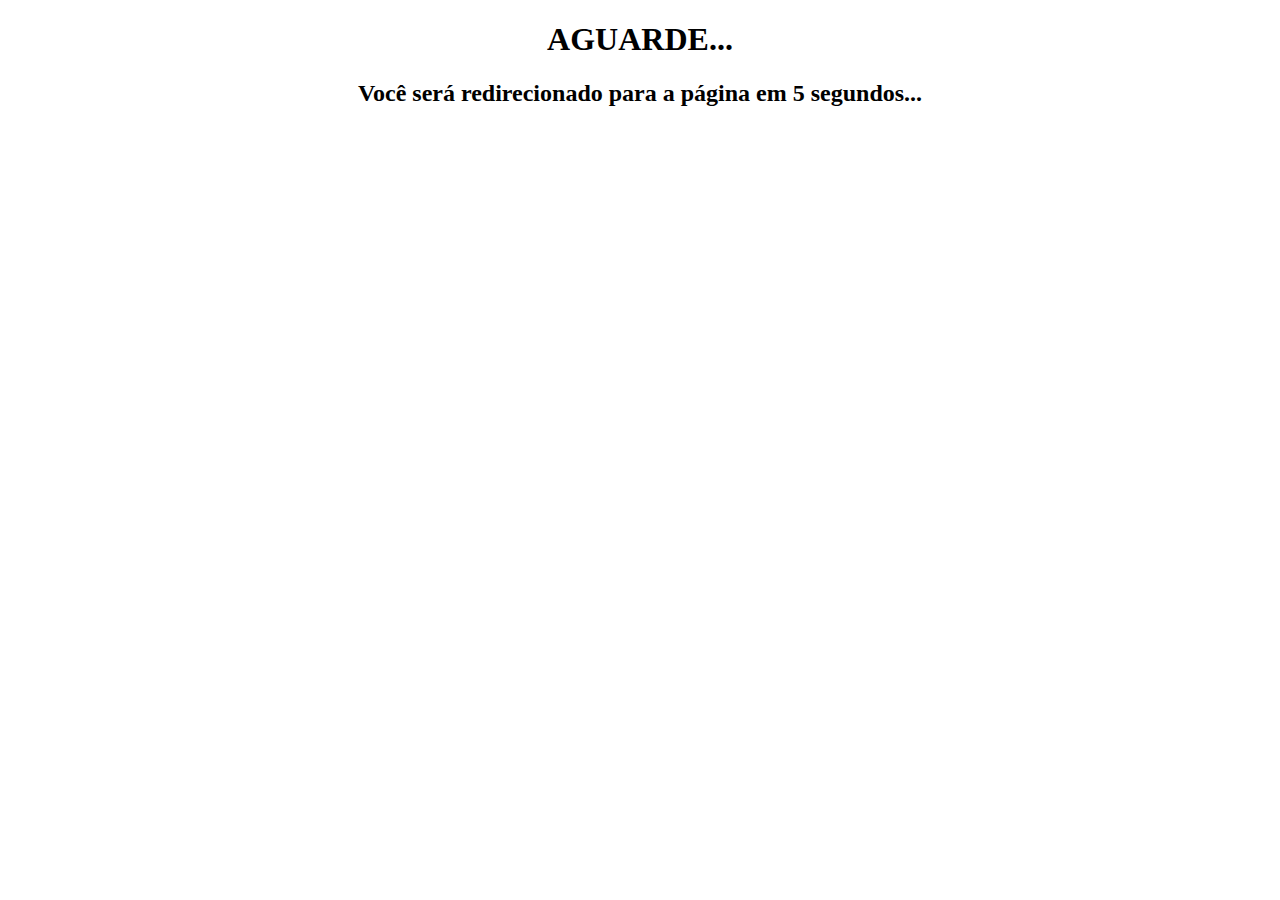
<file: index.html>
<!DOCTYPE html>
<html>
<head>
    <meta charset="utf-8"/>
    <title>Redirecting</title>
 
    <meta http-equiv="refresh" content="5; URL='https://www.homehost.com.br/'"/>
</head>
<body>
    <div align=center>
        <h1>AGUARDE...</h1>
        <h2>Você será redirecionado para a página em 5 segundos...</h2>
    </div>
</body>
</html>
</file>
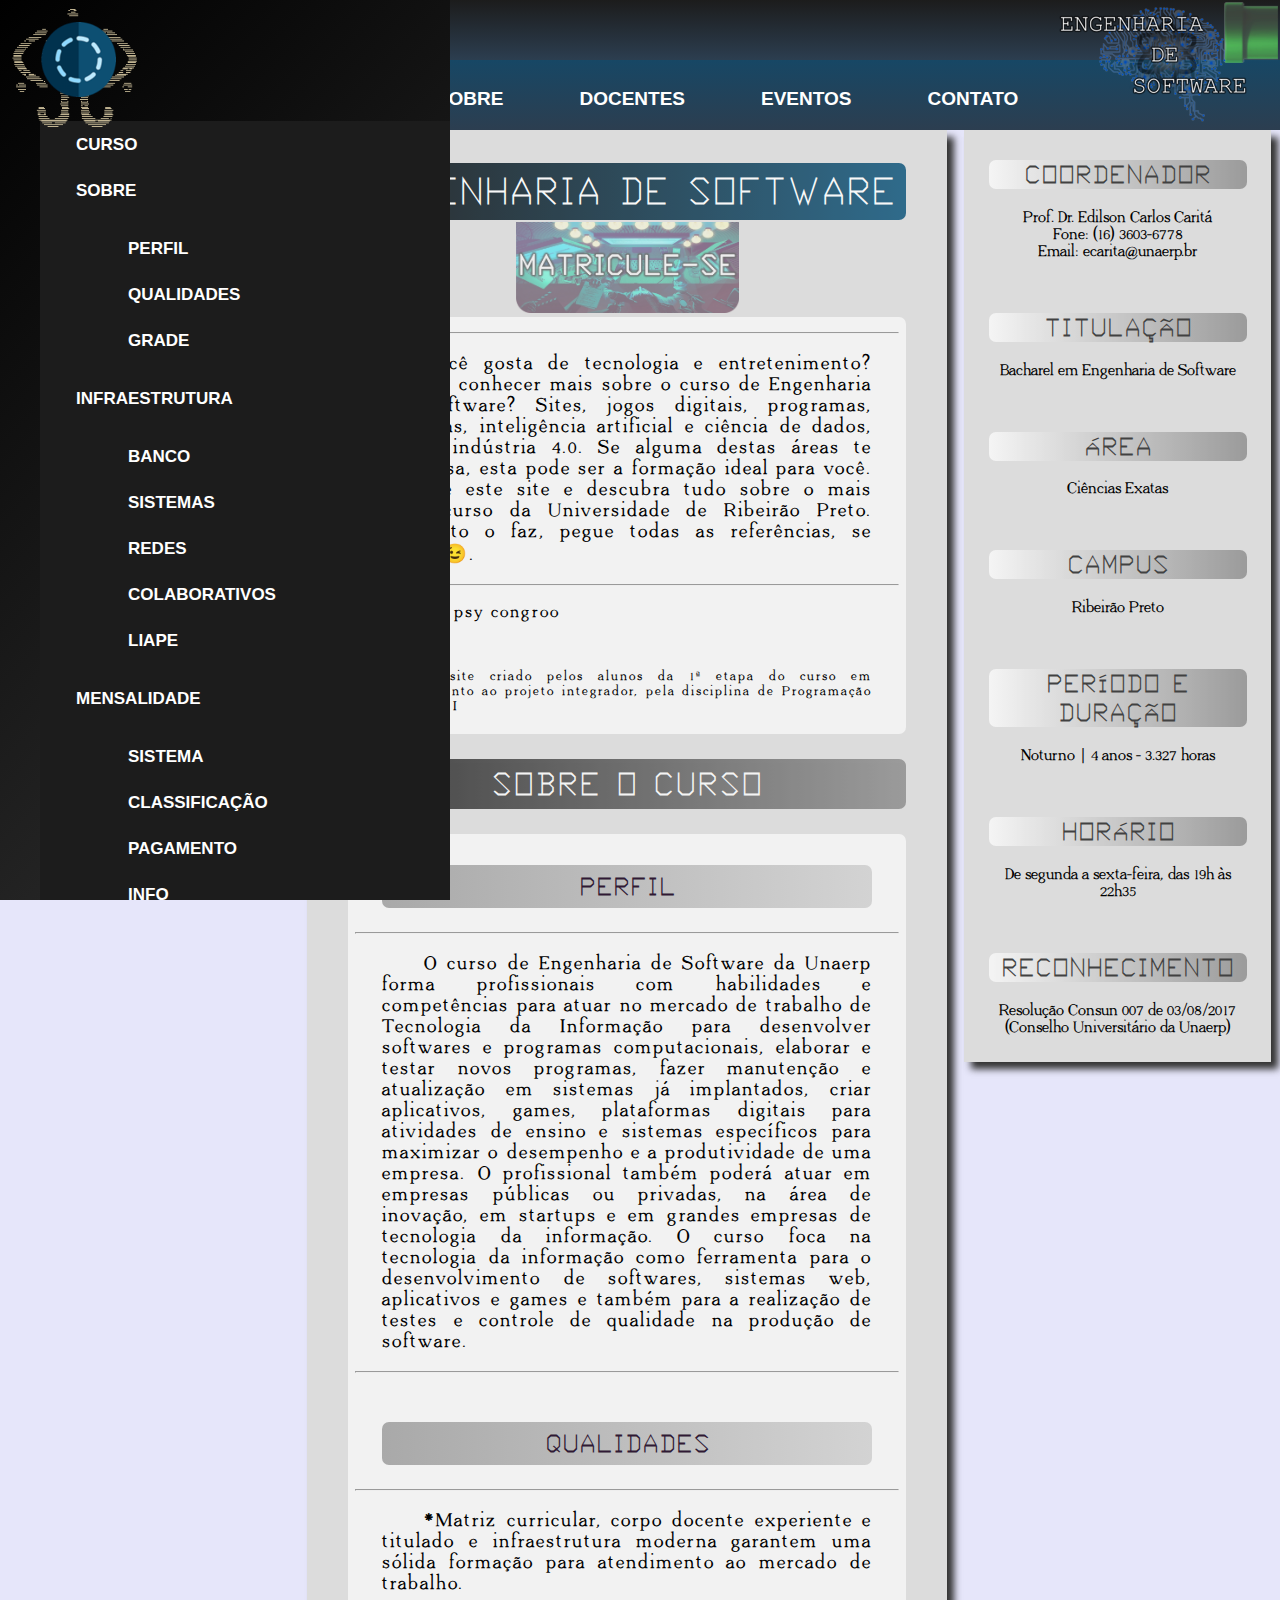
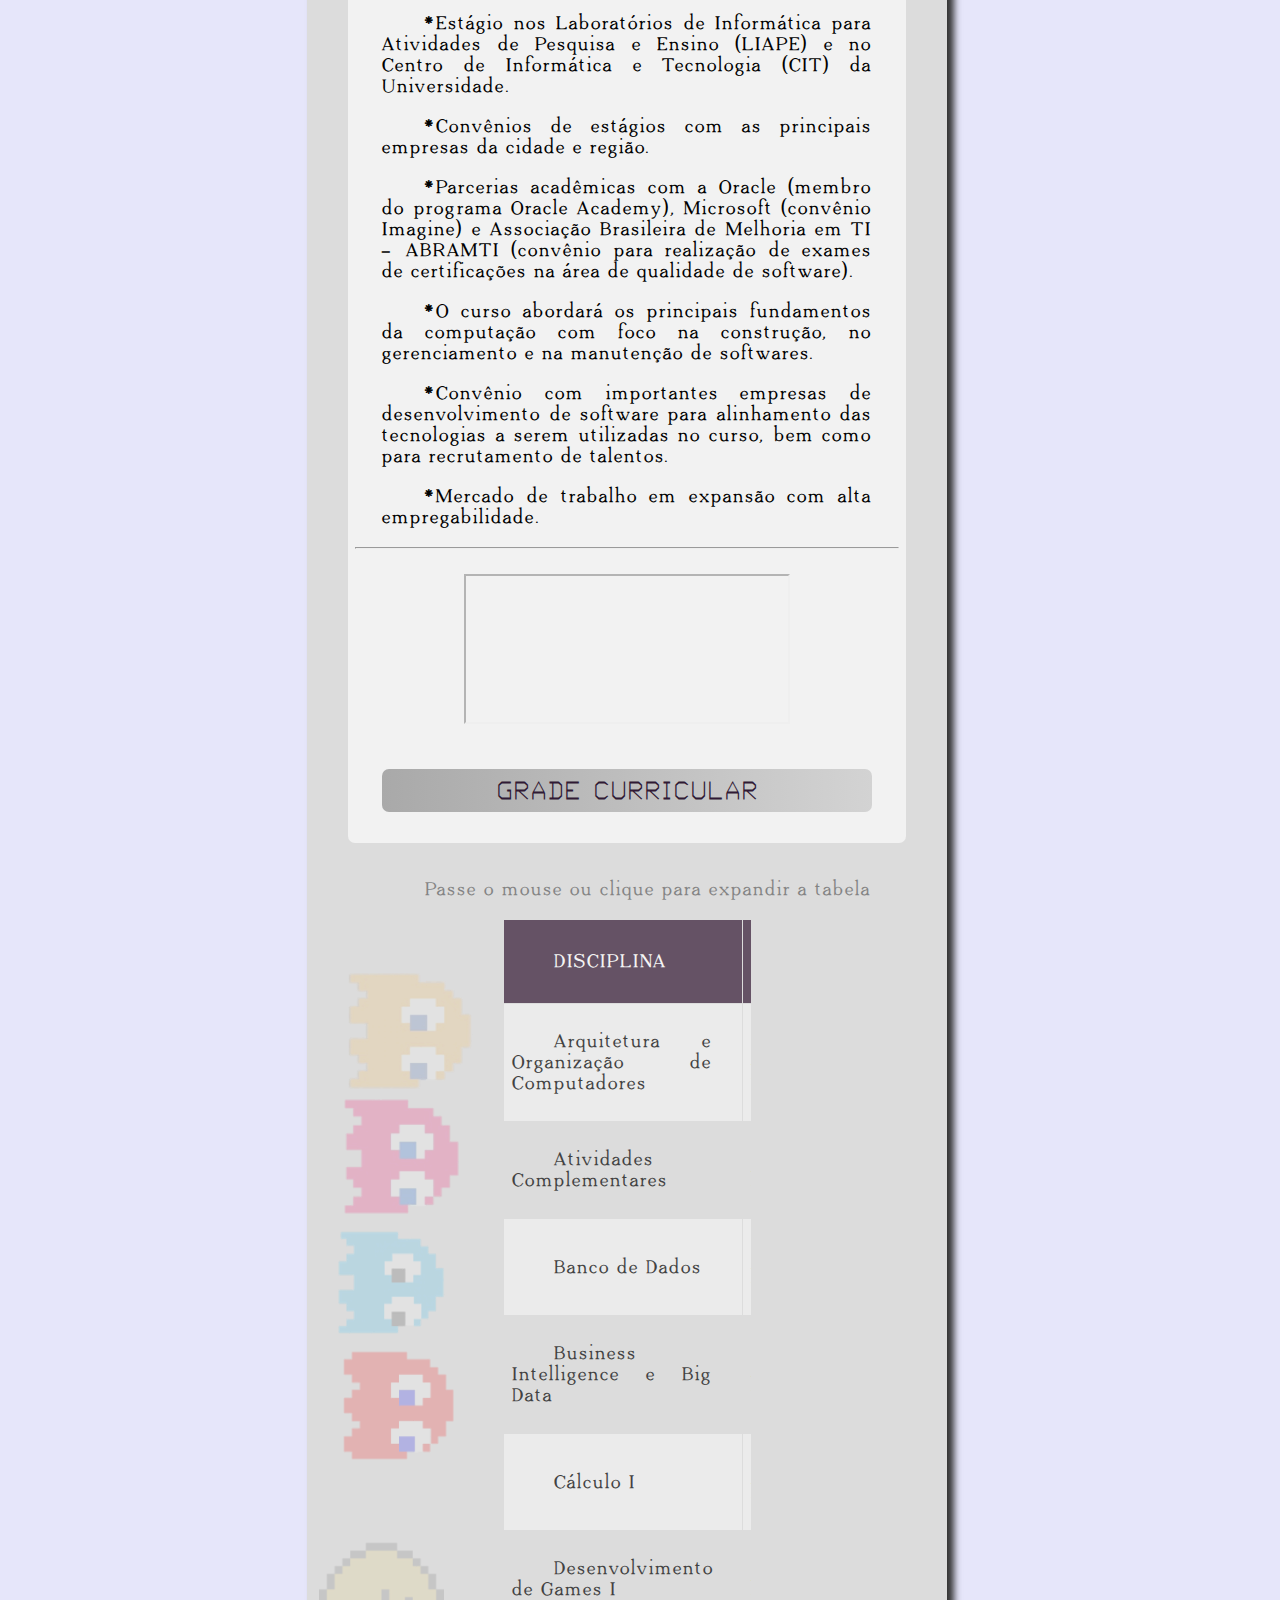
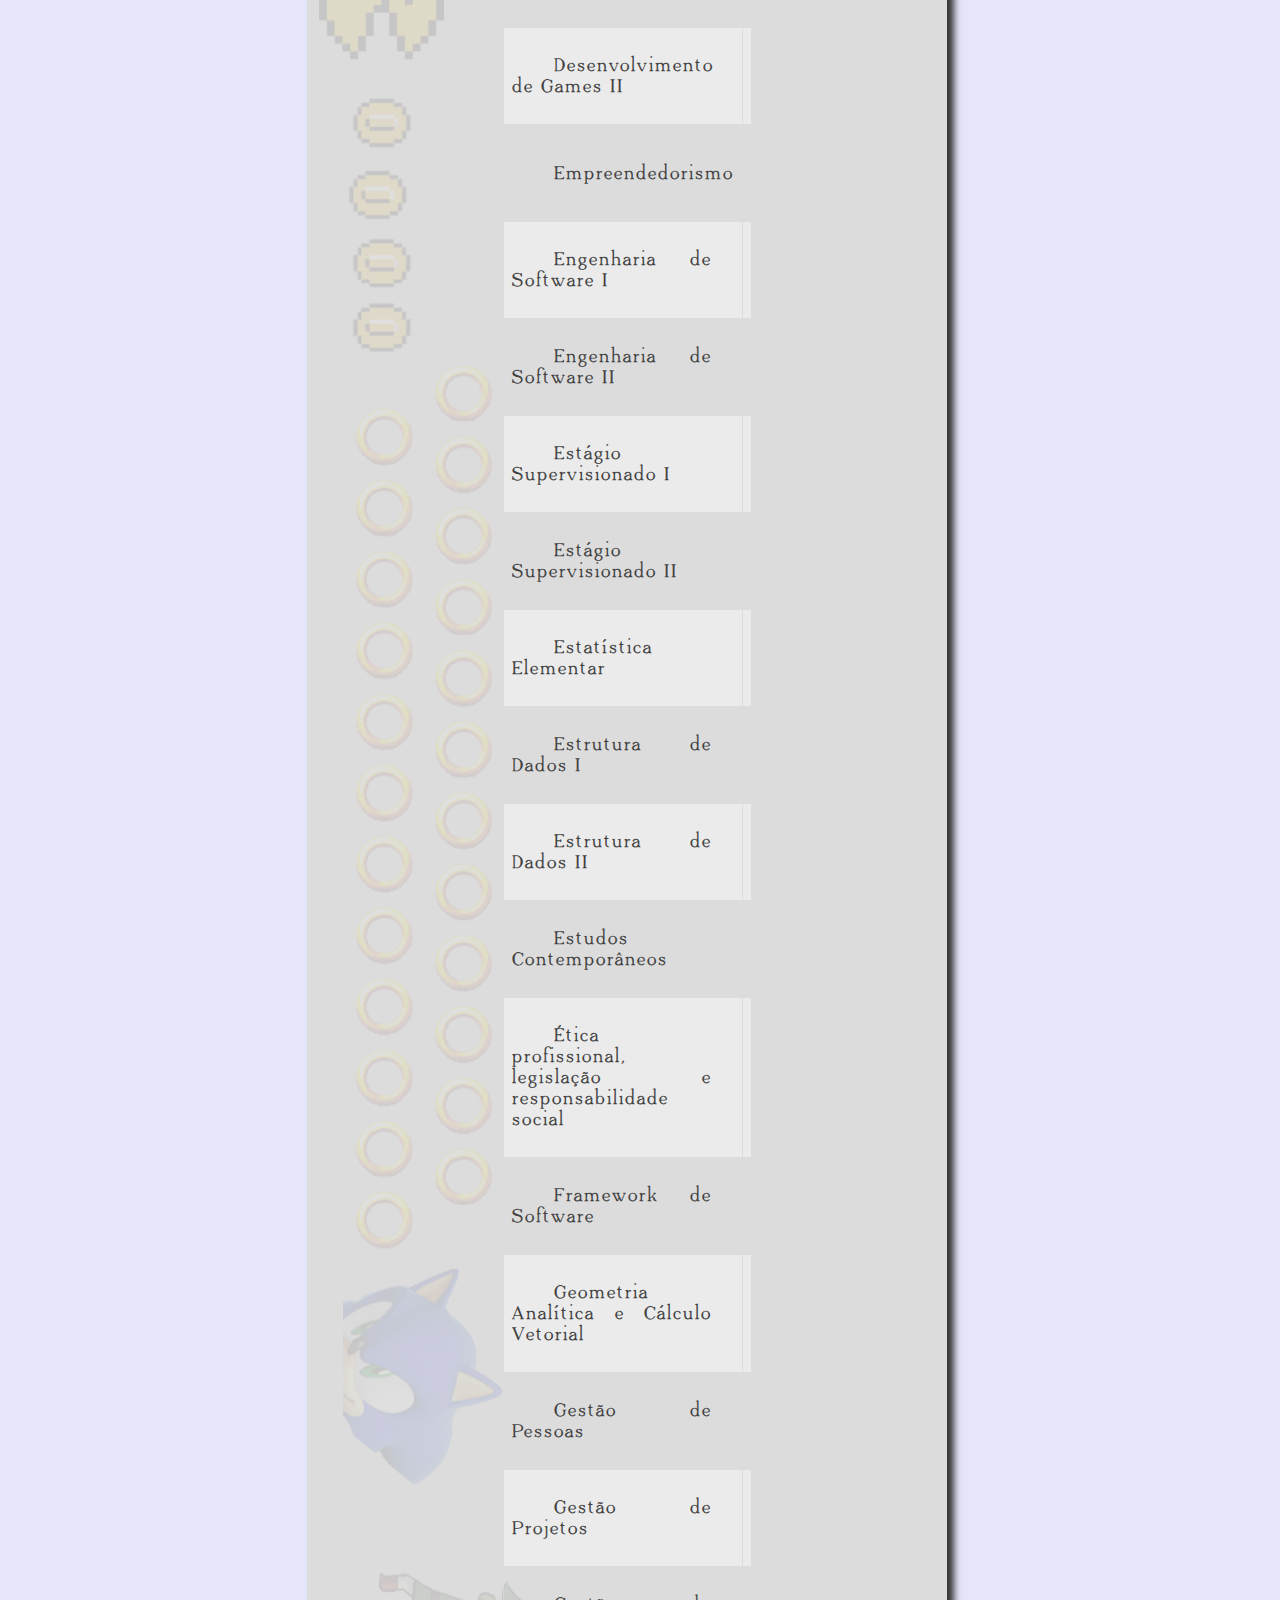
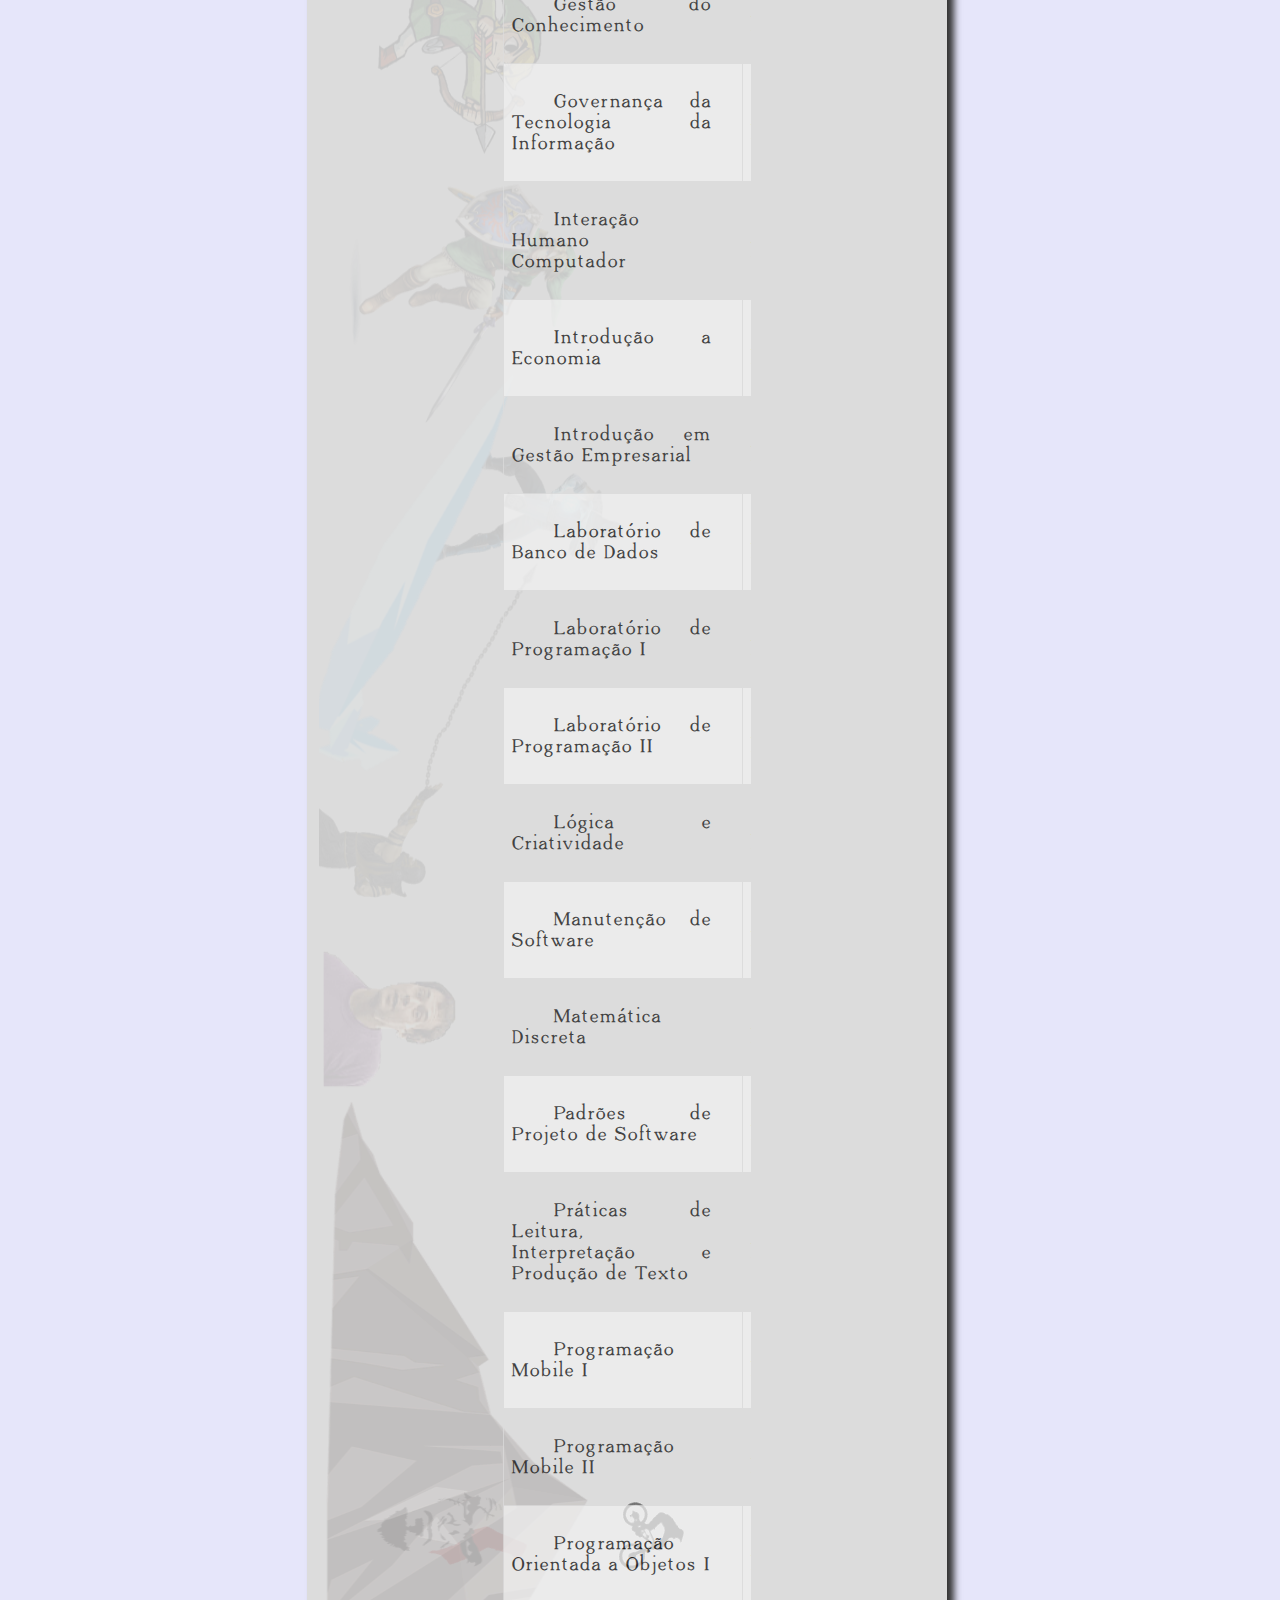
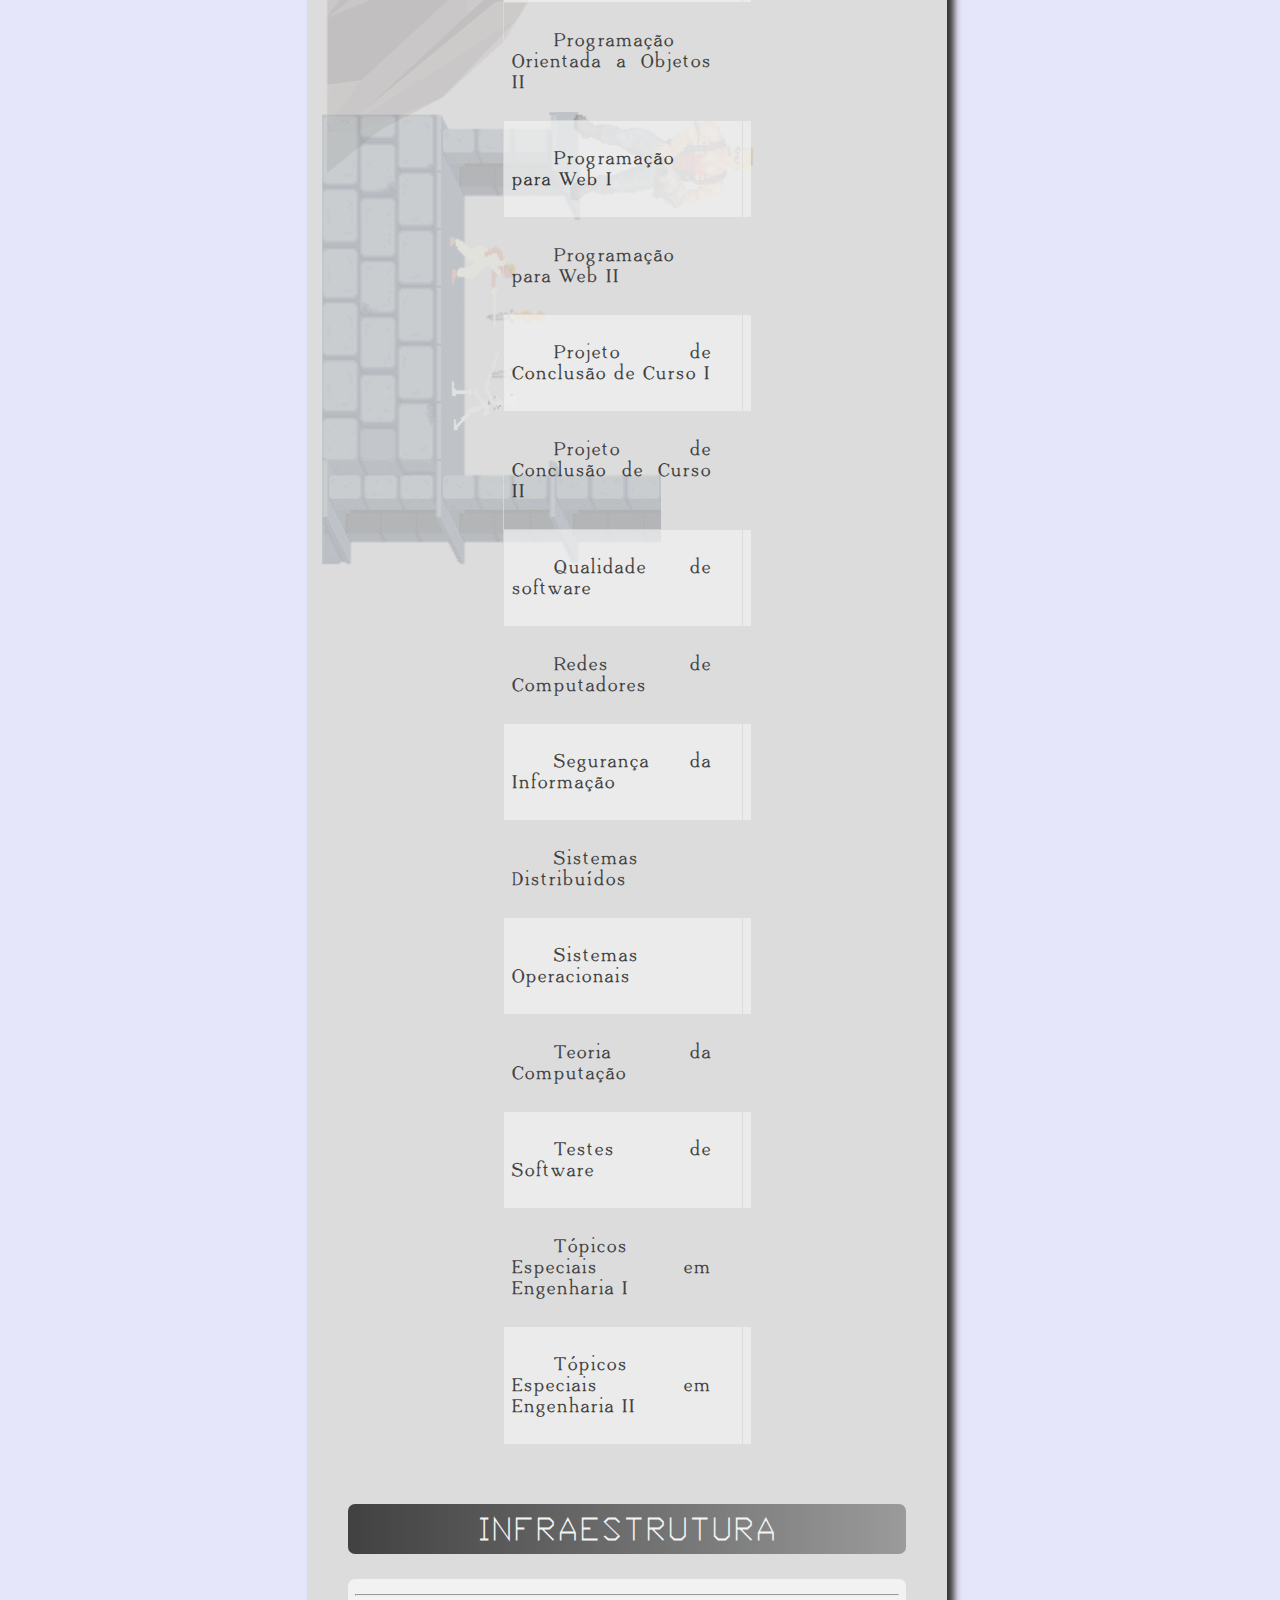
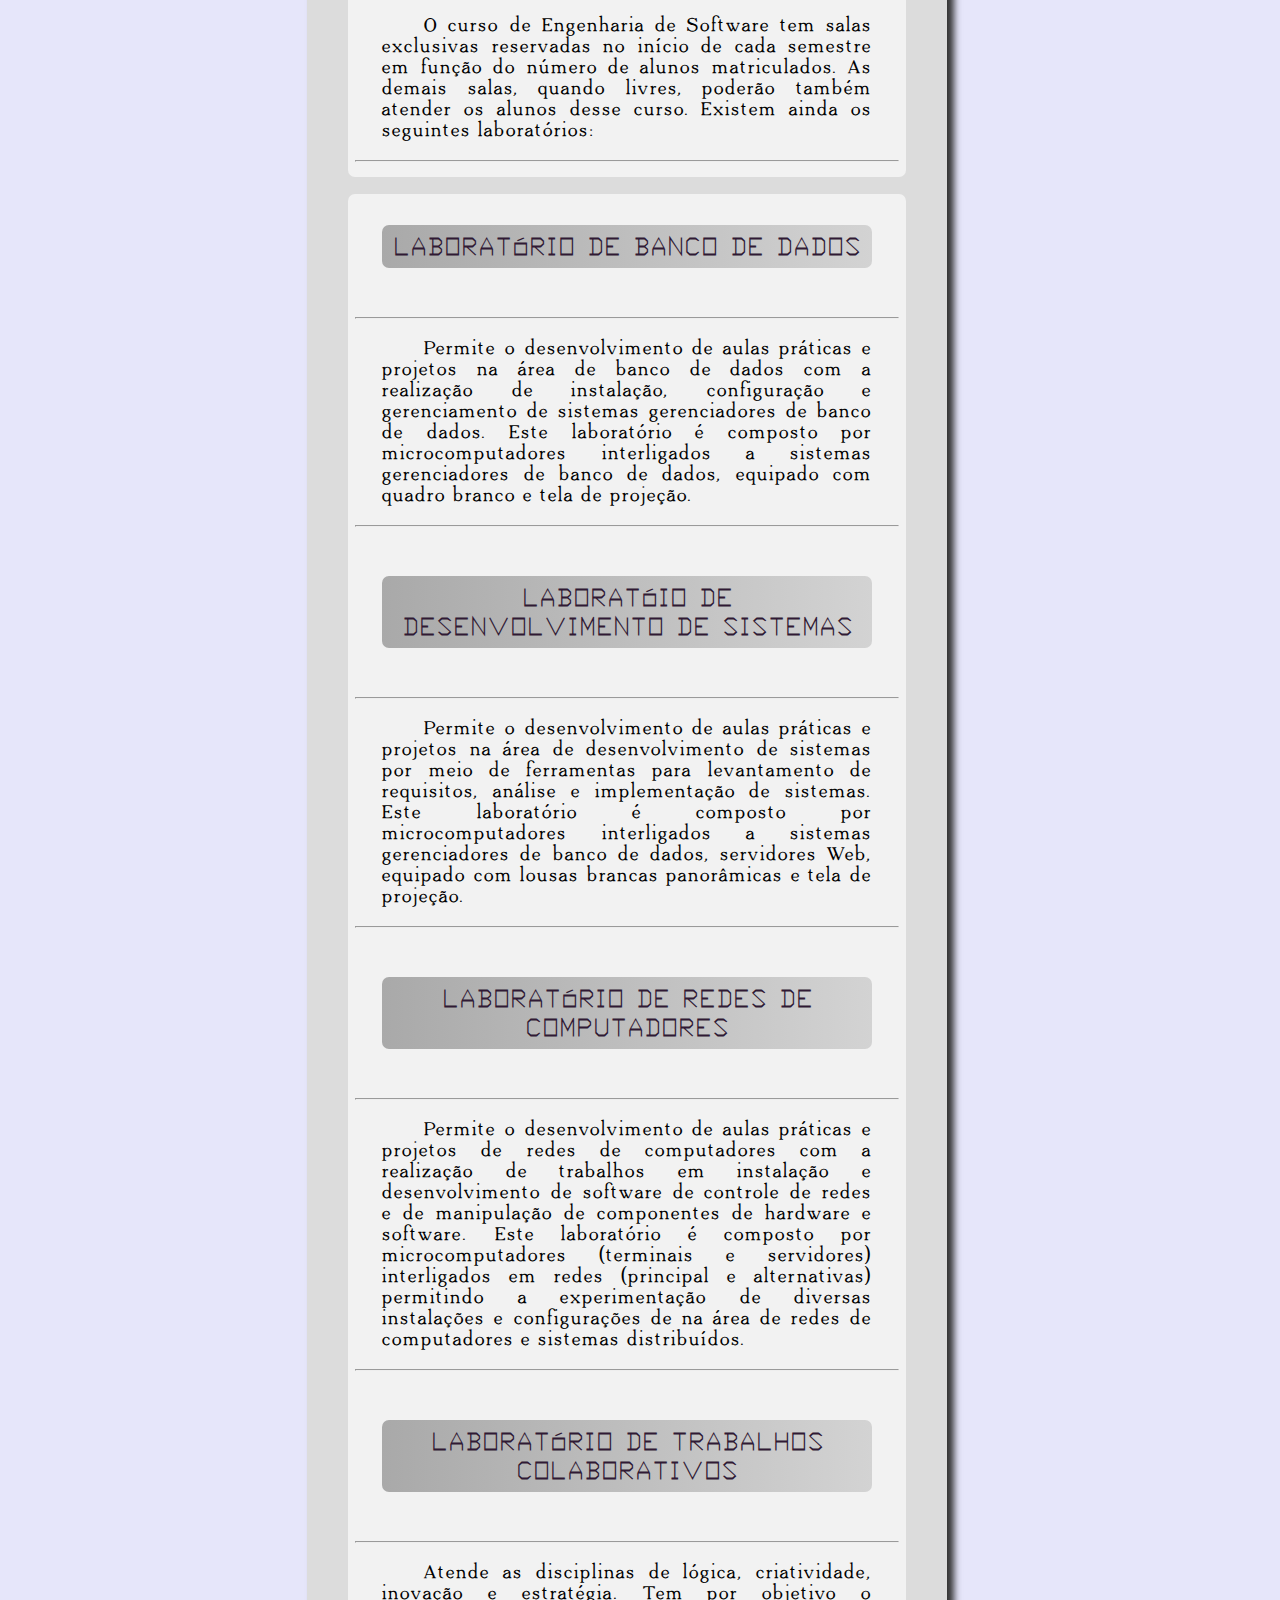
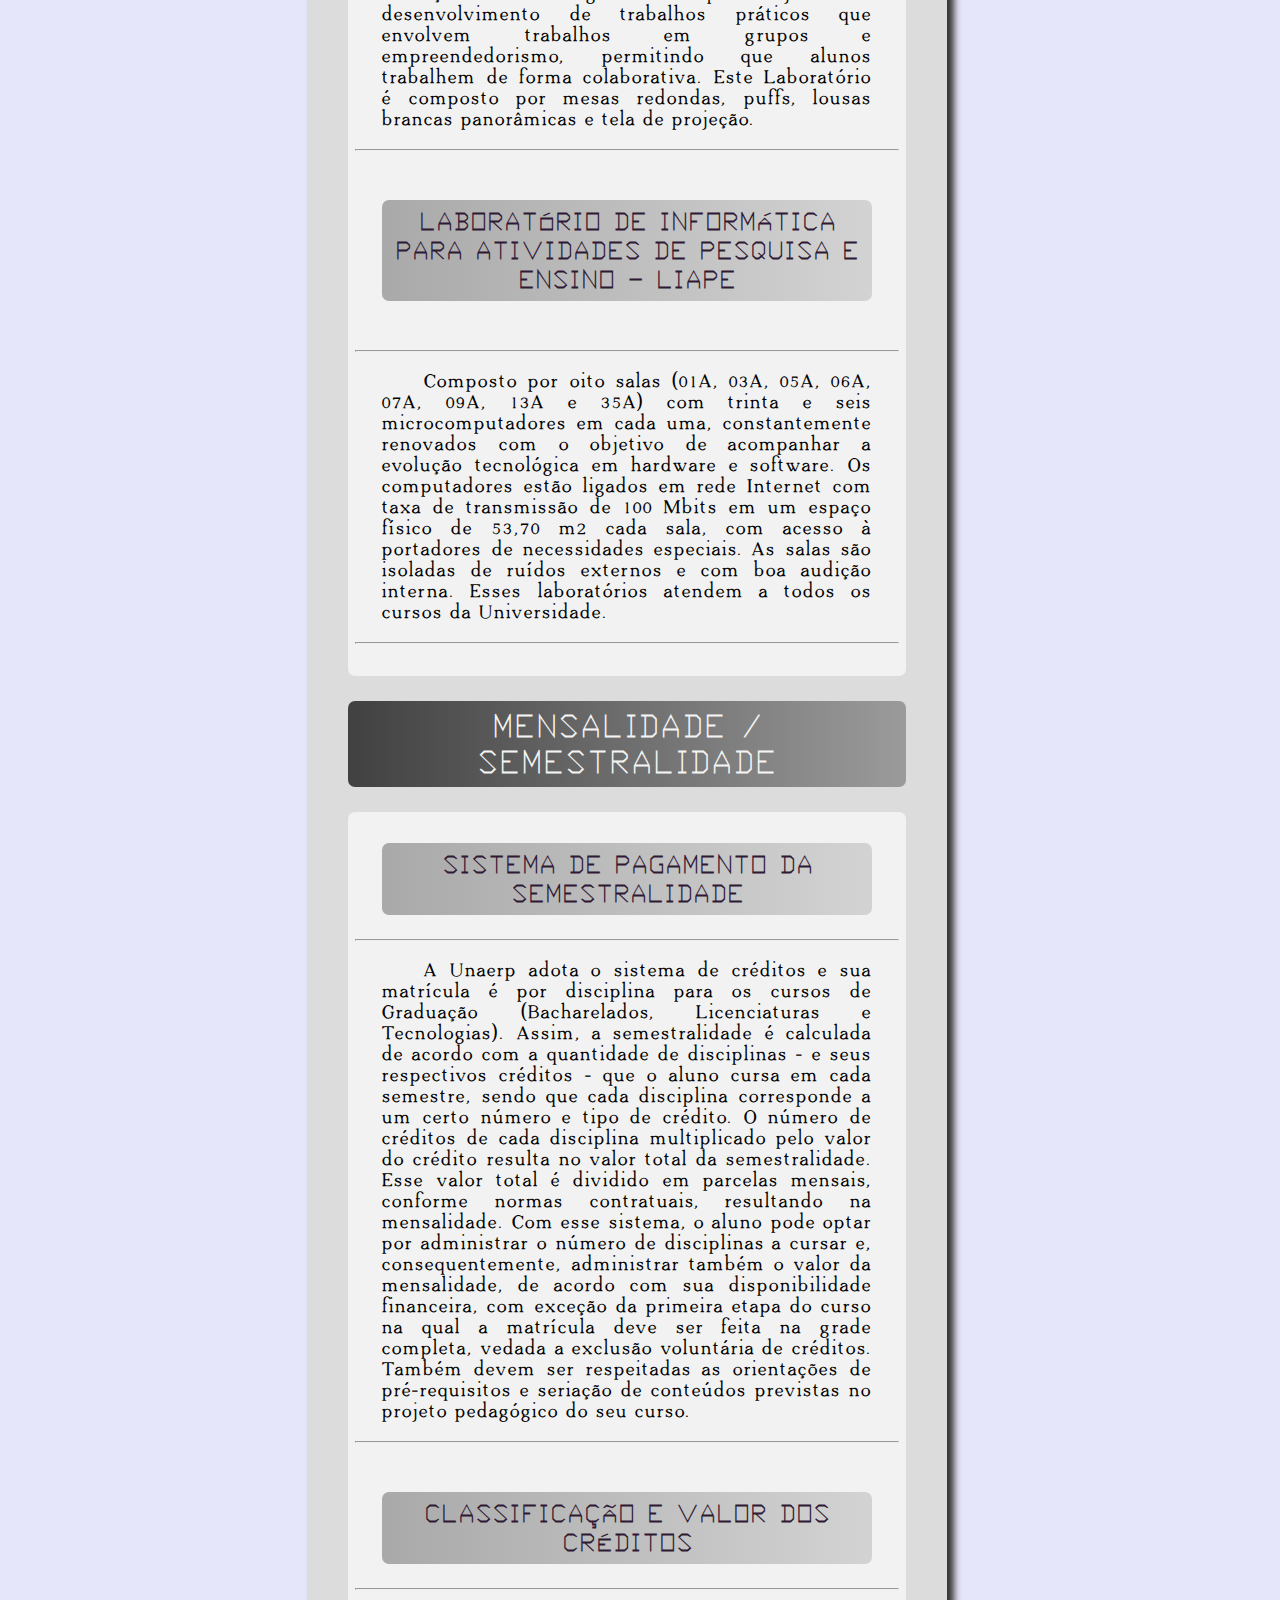
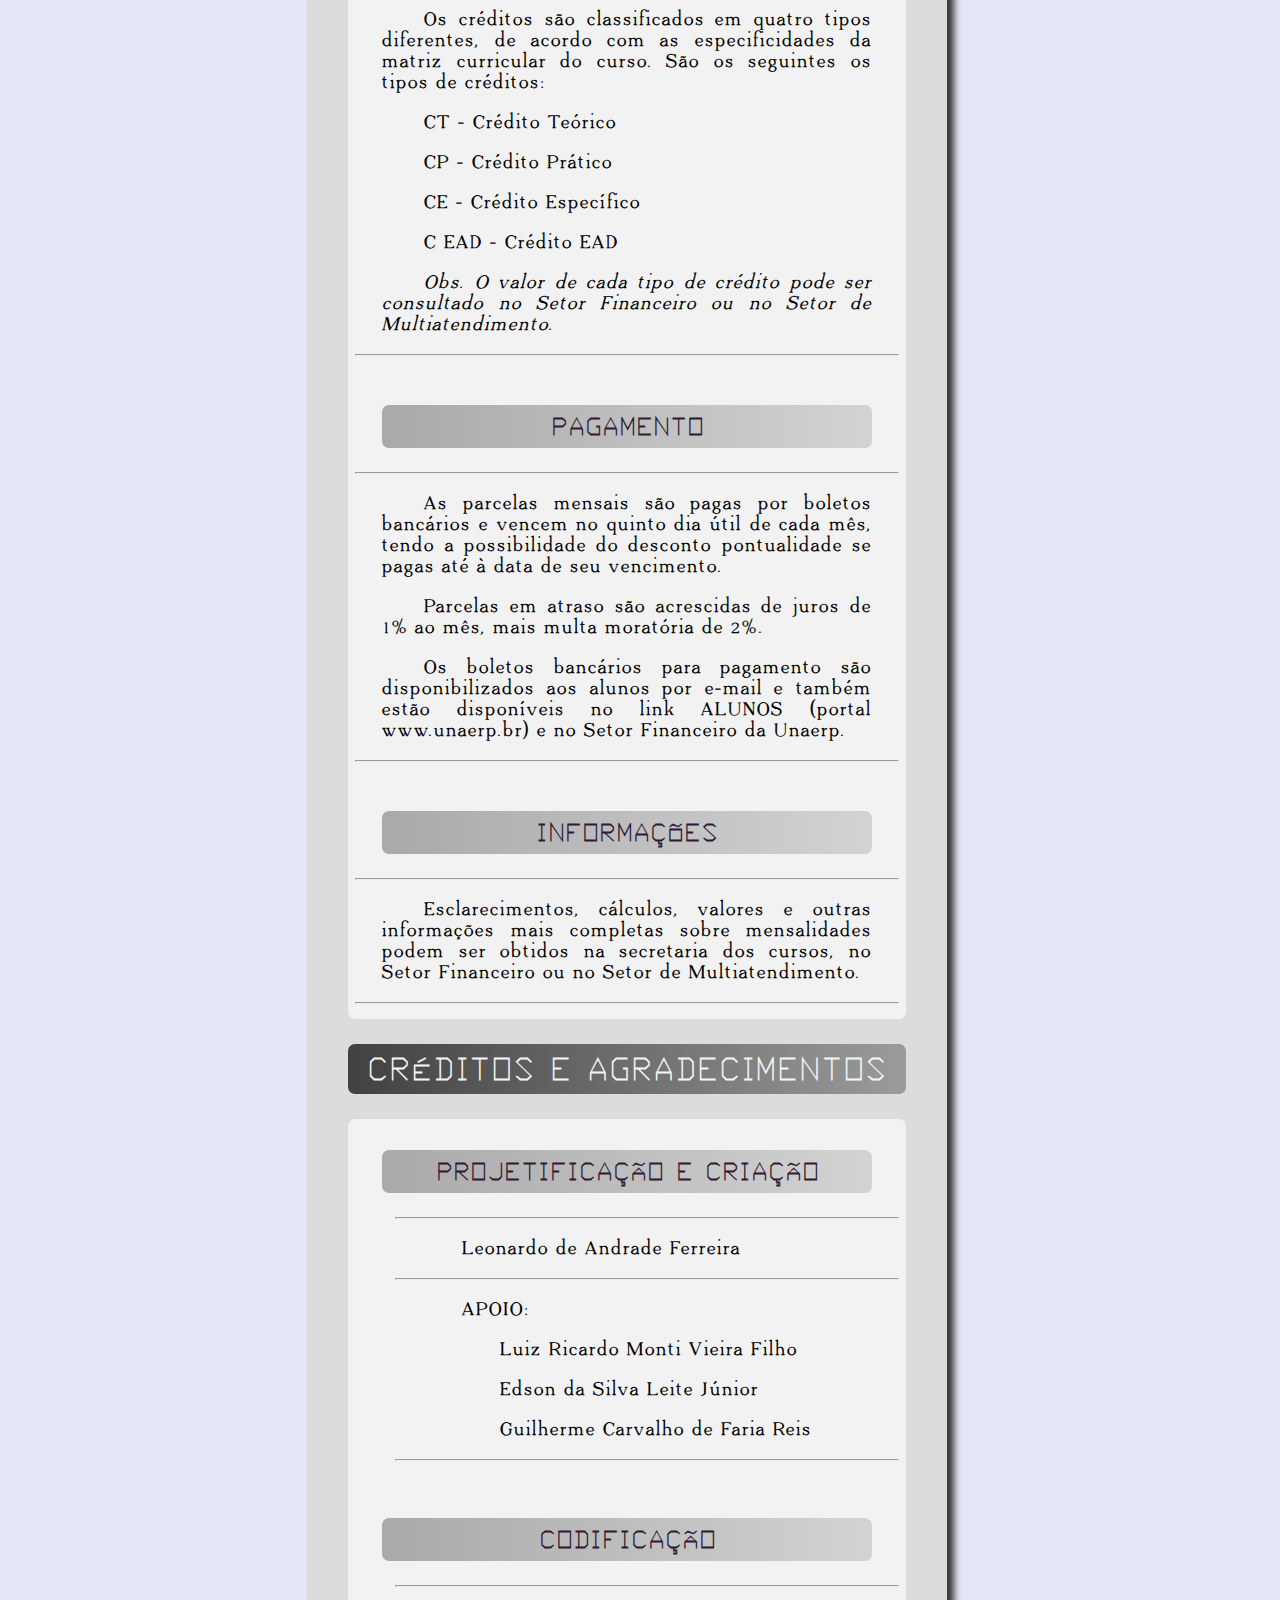
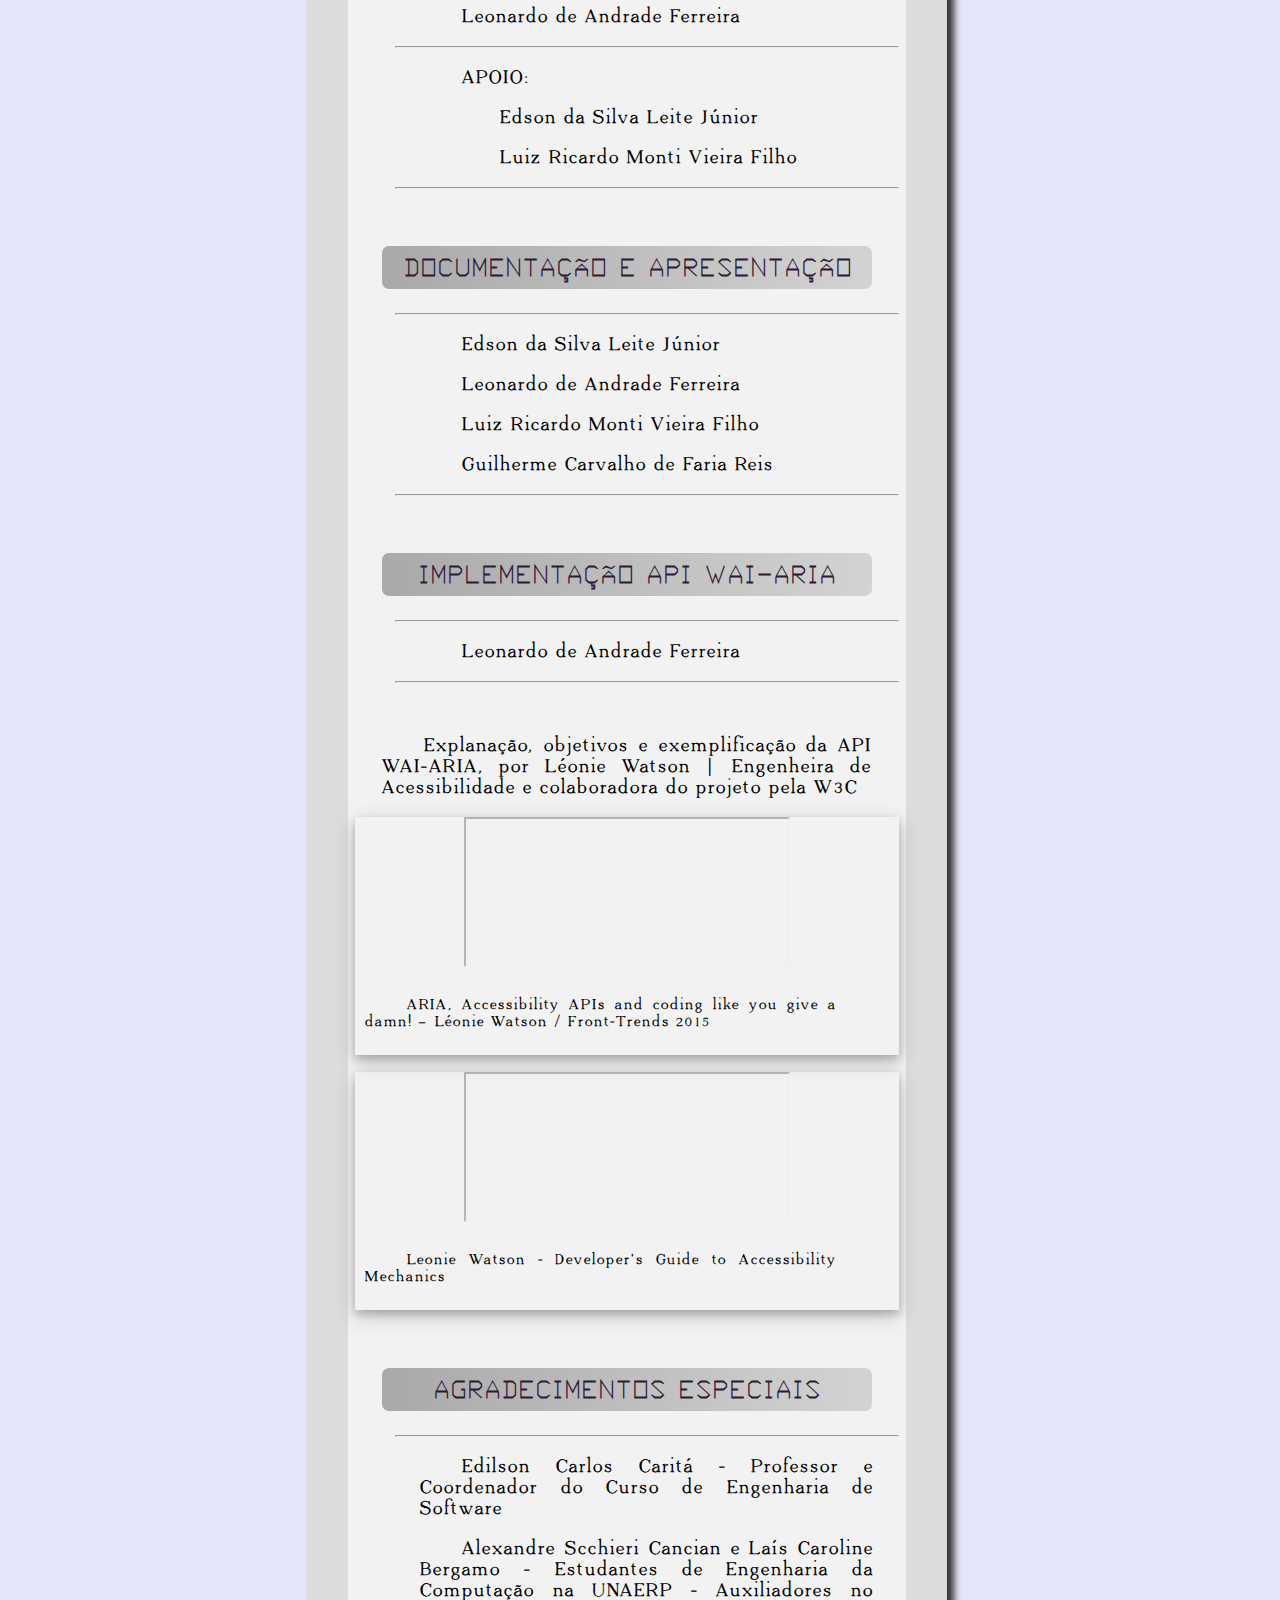
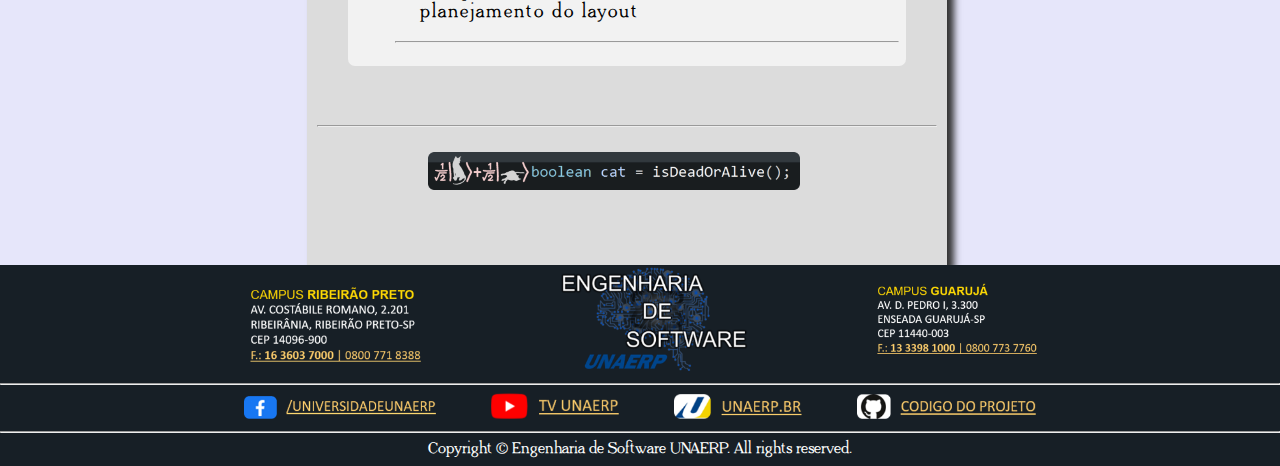
<file: html/index.html>
<!DOCTYPE html>
<html>
	<head>
		<meta charset="utf-8">
		<meta http-equiv="X-UA-Compatible" content="IE=edge">
		<meta name="viewport" content="width=device-width, initial-scale=1">
		<title>Engenharia de Software</title>
		<link rel="stylesheet" href="../layout/css/index.css">
		<link rel="icon" type="image/png" href="../layout/img/index/unaerp_icon.png"/>
		<script src="../js/jquery/jquery.js"></script>
		<script data-account="a9kaaJFEQW" src="https://cdn.userway.org/widget.js"></script>

		<script type="text/javascript">
			$(document).ready(function(){
				$("a").on('click', function(event) {

					if (this.hash !== "") {
						event.preventDefault();

						var hash = this.hash;

						$('html, body').animate({
							scrollTop: $(hash).offset().top
						}, 800, function(){
							window.location.hash = hash;
						});
					}
				});
			});
		</script>
		
		<style type="text/css">
			@media (max-width: 780px) {
				header {
					background-image: linear-gradient(to right, rgb(44,62,80), rgb(44, 62, 80));
					width: 100%;
					height: 365px;
				}
				header #logotipo {
					display: none;
				}
				header #logotipo-unaerp {
					margin-left: 0;
				}
				header .cano-header-left {
					display: none;
				}
				#menu-lateral-div {
					display: none;
				}
				.row {
					justify-content: left;
					align-items: left;
				}
				.container {
					flex-direction: row;
					justify-content: left;
					align-items: left;
				}
				#menu ul {
					width: 100%;
					margin: 0;
					position: relative;
					flex-direction: row;
					align-content: left;
					justify-content: left;
					float: left;
				}
				#menu li {
					margin: 0;
					background-image: linear-gradient(to right, rgb(44,62,80), lightblue);
					flex-direction: row;
					align-content: left;
					justify-content: left;
					display: block;
					opacity: 0.9;
				}
				#menu li a {
					display: -webkit-flex;
					display: flex;
					-webkit-flex-wrap: wrap;
					flex-wrap: wrap;
					-webkit-align-content: center;
					align-content: center;
					font-size: 15px;
				}
				/* Standard syntax */
				@keyframes ani_header {
					from {/*background-color:red;*/ left:0%;}
					to {/*background-color:red;*/ left:81%;}
				}
				#column-left {
					background-image: linear-gradient(to left, lightblue, rgb(44, 62, 80));
				}
				.column.side, .column.middle {
					box-shadow: 0 0 0;
					background-color: #000;
					width: 104%;
				}
				.img-container-div {
					width: 75%;
					opacity: 1;
				}
				.img-container-div:hover {
					width: 80%;
				}
				#column-middle h3 {
					font-size: 19px;
				}
				#column-middle p {
					font-size: 12px;
				}
				.title {
					font-size: 25px;
				}
				.subtitle {
					font-size: 20px;
				}
				.div-table-oculta {
					width: 60%;
				}
				.tooltiptext {
					display: none;
				}
				footer {
					width: 100%;
				}
				footer .row {
					width: 100%;
				}
				footer p {
					font-size: 8px;
				}
				footer .logotipo-left, footer .logotipo-middle {
					width: 25%;
					margin: 0;
				}
				footer .logotipo-right {
					width: 30%;
					margin: 0;
				}
				footer .logotipo-left {
					margin-left: 0;
				}
				footer .img-footer-list-mini {
					margin-right: 4%;
					width: 24%;
				}
				footer .img-footer-list-medium {
					width: 21%;
				}
				footer .img-footer-list-big {
					margin-right: 4%;
					width: 16%;
				}
			}
			/*html {
				scroll-behavior: smooth;
			}*/
			body h4 {
				border-radius: 7px;
				padding: 7px;
				color: #000;
				background-image: linear-gradient(to right, lightgray, white);
			}
			/* regra para o box-sizing */
			*, *:before, *:after {
				-webkit-box-sizing: border-box;
				-moz-box-sizing: border-box;
				box-sizing: border-box;
			}
			.tooltip-bottom {
				position: relative;
			}
			.tooltip-bottom .tooltiptext {
				visibility: hidden;
				width: 150px;
				background-color: #363636;
				color: #FFF;
				text-align: center;
				border-radius: 6px;
				padding: 5px 0;

				/* Position the tooltip */
				position: absolute;
				z-index: 1;
				top: 100%;
				left: 50%;
				margin-left: -60px;
			}
			.tooltip-bottom:hover .tooltiptext {
				visibility: visible;
			}
			.tooltip {
				position: relative;
			}
			.tooltip .tooltiptext {
				visibility: hidden;
				width: 120px;
				background-color: #363636;
				color: #FFF;
				text-align: center;
				border-radius: 6px;
				padding: 5px 0;

				/* Position the tooltip */
				position: absolute;
				z-index: 1010;
				top: -5px;
				left: 92%;
			}
			.tooltip:hover .tooltiptext {
				visibility: visible;
			}
			#menu-lateral-icone {
				padding:0 50px 0 0;
				-moz-transition: all 0.5s ease;
				-webkit-transition: all 0.5s ease;
				-o-transition: all 0.5s ease;
				transition: all 0.5s ease;
				margin-top: 100px;
				margin-left: 46px;
			}
			#static-column {
				padding:0 50px 0 0;
				-moz-transition: all 0.5s ease;
				-webkit-transition: all 0.5s ease;
				-o-transition: all 0.5s ease;
				transition: all 0.5s ease;
				font-size:1.2em;
				background: rgb(44,62,80);
				background-image: -moz-linear-gradient(135deg, rgb(3,8,12), rgb(16,57,79));
				background-image: -webkit-linear-gradient(135deg, rgb(3,8,12), rgb(16,57,79));
				background-image: -o-linear-gradient(135deg, rgb(3,8,12), rgb(16,57,79) );
				background-image: -ms-linear-gradient(135deg, rgb(3,8,12), rgb(16,57,79));
				background-image: linear-gradient(135deg, rgb(3,8,12), rgb(16,57,79));
				height:100%;
				overflow:hidden;
				width:450px; 
				position:fixed;
				top:0;
				left:-400px;
				z-index: 1000;
			}
			#menu-lateral-icone, #static-column:before {
				z-index:1000;
				content: "";
				font-size:4em;
				color:white;
				position:fixed;
				left:4px;
				top:45px;
			}
			#menu-lateral-icone:hover:before, #static-column:hover:before, #lateral:focus:before {
				left:-500px
			}
			#menu-lateral-icone:hover, #static-column:hover, #static-column:focus, #static-column:active {
				overflow-y:scroll;
				-moz-transform: translate(400px, 0);
				-webkit-transform: translate(400px, 0);
				-o-transform: translate(400px, 0);
				transform: translate(400px, 0);
				padding-right:0;
				background: #1C1C1C;
				background-image: -moz-linear-gradient(135deg, #000, #333);
				background-image: -webkit-linear-gradient(135deg, #000, #333);
				background-image: -o-linear-gradient(135deg, #000, #333);
				background-image: -ms-linear-gradient(135deg, #000, #333);
				background-image: linear-gradient(135deg, #000, #333);
			}
			#menu-lateral-div:hover #static-column {
				overflow-y:scroll;
				-moz-transform: translate(400px, 0);
				-webkit-transform: translate(400px, 0);
				-o-transform: translate(400px, 0);
				transform: translate(400px, 0);
				padding-right:0;
				background: #1C1C1C;
				background-image: -moz-linear-gradient(135deg, #000, #333);
				background-image: -webkit-linear-gradient(135deg, #000, #333);
				background-image: -o-linear-gradient(135deg, #000, #333);
				background-image: -ms-linear-gradient(135deg, #000, #333);
				background-image: linear-gradient(135deg, #000, #333);
			}
			#check {
				display: none;
			}
			#icone {
				cursor: pointer;
				padding: 7px;
				margin-top: 15px;
				margin-left: 21px;
				position: absolute;
				z-index: 1;
			}
			#check-visible {
				cursor: pointer;
				padding: 7px;
				z-index: 1;
			}
			#check-invisible {
				display: none;
			}
			.imagem-invisivel {
				visibility: hidden;
			}
			#check-invisible:checked ~ .imagem-invisivel {
				visibility: visible;
			}
			.barra {
				width: 100%;
			}
			.menu-lateral {
				width: 100%;
				margin-top: 100px;
			}
			.imagem-menu-lateral {
				width: 100%;
				height: auto;
			}
			.link {
				-webkit-transition: all .4s linear;
				transition: all .4s linear;
				opacity: 1;
			}
			#check:checked ~ .barra {
				visibility: hidden;
			}
			#check:checked ~ .barra ul .link {
				opacity: 0;
				margin-top: 21px;
				-webkit-transition-delay: .1s;
				transition-delay: .1s;
			}
			#table-grade-curricular {
				border-collapse: collapse;
				width: 100%;
			}
			#table-grade-curricular:hover td p {
				opacity: 1;
				-webkit-transition-delay: 0s;
				transition-delay: 0s;
			}
			#table-grade-curricular td, #table-grade-curricular th {
				border: 1px solid #ddd;
				padding: 8px;
			}
			#table-grade-curricular tr:nth-child(even){background-color: #f2f2f2;}

			#table-grade-curricular tr:hover { background-color: #A0CAD8; }

			#table-grade-curricular th {
				padding-top: 12px;
				padding-bottom: 12px;
				text-align: left;
				background-color: #341933;
				color: white;
			}
			div.polaroid {
				box-shadow: 0 4px 8px 0 rgba(0, 0, 0, 0.2), 0 6px 20px 0 rgba(0, 0, 0, 0.19);
				text-align: center;
			}
			div.polaroid a {
				text-decoration: none;
			}
			div.video-container {
				padding: 10px;
			}
			.schrodinger:hover ~ .dead { visibility:visible; }
			.schrodinger:hover ~ .alive {visibility: visible; }
			.dead, .alive {
				font-size: 24px;
				visibility: hidden;
			}
			.dead {
				position: relative;
				float: left;
				margin-left: 12px;
			}
			.alive {
				position: relative;
				float: right;
				margin-right: 12px;
			}
			#column-middle ul {
				list-style-type: none;
			}
		</style>
	</head>

	<body>
		<header>
			<div class="container">
				<a href="https://www.unaerp.br/" target="_blank"><img id="logotipo-unaerp" src="../layout/img/index/unaerp_logo.png" alt="Logotipo"/></a>
				<a href="index.html"><img id="logotipo" src="../layout/img/index/eng_software_logo.png" alt="Logotipo"/></a>
				<!--<img id="carrinho" src="../layout/img/eng_software_logo.png" alt="Logotipo">
				<img id="user" src="../layout/img/eng_software_logo.png" alt="Logotipo">-->
			</div>

			<div class="header-black"><img class="cano-header-left" src="../layout/img/index/cano_mario_left.png"/><span id="animation-header"><img src="../layout/img/index/gif/mario_run.gif"/></span><img class="img-header" src="../layout/img/index/cano_mario.png"/></div>
			
			<div class="container">
				<div class="row" align="center">
					<nav id="menu">
						<ul>
							<li role="menuitem" aria-describedby="descricao-menu-inicio"><a href="index.html" class="tooltip-bottom">INICIO<span id="descricao-menu-inicio" class="tooltiptext">Ir para o index</span></a></li>
							<li role="menuitem" aria-describedby="descricao-menu-sobre"><a href="#sobre" class="tooltip-bottom">SOBRE<span id="descricao-menu-sobre" class="tooltiptext">Informações sobre o curso</span></a></li>
							<li role="menuitem" aria-describedby="descricao-menu-docentes"><a href="docentes.html" class="tooltip-bottom">DOCENTES<span id="descricao-menu-docentes" class="tooltiptext">Docentes do curso</span></a></li>
							<li role="menuitem" aria-describedby="descricao-menu-eventos"><a href="eventos.html" class="tooltip-bottom">EVENTOS<span id="descricao-menu-eventos" class="tooltiptext">Eventos, notícias e atrações</span></a></li>
							<li role="menuitem" aria-describedby="descricao-menu-contato"><a href="contato.html" class="tooltip-bottom">CONTATO<span id="descricao-menu-contato" class="tooltiptext">Formas de contato com a Universidade</span></a></li>
							<!--<li class="search">
								<div class="input-group">
							      <input type="search" placeholder="search">
							      <span class="input-group-btn">
							        <button type="button"><i class="fa fa-search"></i></button>
							      </span>
							    </div><!-- /input-group --><!--
							</li>-->
						</ul>
					</nav>
				</div>
			</div>
		</header>

		<section class="row-container">
			<div id="column-left" class="column side" style="background-color: #1C1C1C">
				<div id="menu-lateral-div">
					<img id="menu-lateral-icone" src="../layout/img/index/menu_lateral_icone.png" alt="imagem menu lateral"/>
					<div id="static-column">
						<div id="animation-img" align="center">
							<img class="img-container img-container-animation" src="../layout/img/index/gif/wired_mini.gif"/>
						</div>

						<input type="checkbox" id="check">
						<label id="icone" for="check" class="tooltip" role="button" aria-describedby="descricao-botao-de-acesso-menu-lateral"><img src="../layout/img/index/ocultar_menu.png"/><span id="descricao-botao-de-acesso-menu-lateral" class="tooltiptext">Clique para ocultar menu</span></label>

						<div class="barra">
							<br/>
							<ul class="menu-lateral">
								<li class="link" role="button" aria-describedby="descricao-menu-lateral-curso"><a href="#inicio" class="tooltip">CURSO<span id="descricao-menu-lateral-curso" class="tooltiptext">Voltar ao início da página</span></a></li>
								<li class="link" role="button" aria-describedby="descricao-menu-lateral-sobre"><a href="#sobre" class="tooltip">SOBRE<span id="descricao-menu-lateral-sobre" class="tooltiptext">Informações sobre o curso</span></a></li>
								<li class="link">
									<ul>
										<li role="button" aria-describedby="descricao-menu-lateral-perfil"><a href="#perfil" class="tooltip">PERFIL<span id="descricao-menu-lateral-perfil" class="tooltiptext">Perfil do curso</span></a></li>
										<li role="button" aria-describedby="descricao-menu-lateral-qualidades"><a href="#qualidades" class="tooltip">QUALIDADES<span id="descricao-menu-lateral-qualidades" class="tooltiptext">Qualidades do curso</span></a></li>
										<li role="button" aria-describedby="descricao-menu-lateral-grade"><a href="#grade-curricular" class="tooltip">GRADE<span id="descricao-menu-lateral-grade" class="tooltiptext">Grade curricular do curso</span></a></li>
									</ul>
								</li>
								<li class="link" role="button" aria-describedby="descricao-menu-lateral-infraestrutura"><a href="#infraestrutura" class="tooltip">INFRAESTRUTURA<span id="descricao-menu-lateral-infraestrutura" class="tooltiptext">Infraestrutura da universidade</span></a></li>
								<li class="link">
									<ul>
										<li role="button" aria-describedby="descricao-menu-lateral-banco"><a href="#banco" class="tooltip">BANCO<span id="descricao-menu-lateral-banco" class="tooltiptext">Informações do Laboratório de Banco de Dados</span></a></li>
										<li role="button" aria-describedby="descricao-menu-lateral-sistemas"><a href="#sistemas" class="tooltip">SISTEMAS<span id="descricao-menu-lateral-sistemas" class="tooltiptext">Informações do Laboratório de Desenvolvimento de Sistemas</span></a></li>
										<li role="button" aria-describedby="descricao-menu-lateral-redes"><a href="#redes" class="tooltip">REDES<span id="descricao-menu-lateral-redes" class="tooltiptext">Informções do Laboratório de Redes de Computadores</span></a></li>
										<li role="button" aria-describedby="descricao-menu-lateral-colaborativos"><a href="#colaborativos" class="tooltip">COLABORATIVOS<span id="descricao-menu-lateral-colaborativos" class="tooltiptext">Informações do Laboratório de Trabalhos Colaborativos</span></a></li>
										<li role="button" aria-describedby="descricao-menu-lateral-liape"><a href="#liape" class="tooltip">LIAPE<span id="descricao-menu-lateral-liape" class="tooltiptext">Descrição dos Laboratórios de Informática para Atividades de Pesquisa e Ensino</span></a></li>
									</ul>
								</li>
								<li class="link" role="button" aria-describedby="descricao-menu-lateral-mensalidade"><a href="#mensalidade-semestralidade" class="tooltip">MENSALIDADE<span id="descricao-menu-lateral-mensalidade" class="tooltiptext">Informações sobre a mensalidade do curso</span></a></li>
								<li class="link">
									<ul>
										<li role="button" aria-describedby="descricao-menu-lateral-sistema"><a href="#sistema" class="tooltip">SISTEMA<span id="descricao-menu-lateral-sistema" class="tooltiptext">Sistema de pagamento da semestralidade</span></a></li>
										<li role="button" aria-describedby="descricao-menu-lateral-classificacao"><a href="#classificacao" class="tooltip">CLASSIFICAÇÃO<span id="descricao-menu-lateral-classificacao" class="tooltiptext">Classificação e valor dos créditos da Mensalidade</span></a></li>
										<li role="button" aria-describedby="descricao-menu-lateral-pagamento"><a href="#pagamento" class="tooltip">PAGAMENTO<span id="descricao-menu-lateral-pagamento" class="tooltiptext">Informações sobre o pagamento</span></a></li>
										<li role="button" aria-describedby="descricao-menu-lateral-info"><a href="#informacoes" class="tooltip">INFO<span id="descricao-menu-lateral-info" class="tooltiptext">Informações adicionais sobre a mensalidade</span></a></li>
									</ul>
								</li>
								<li class="link" role="button" aria-describedby="descricao-menu-lateral-creditos"><a href="#creditos" class="tooltip">CRÉDITOS<span id="descricao-menu-lateral-creditos" class="tooltiptext">Créditos e Agradecimentos do Site</span></a></li>
								<li class="link">
									<ul>
										<li role="button" aria-describedby="descricao-menu-lateral-criacao"><a href="#criacao" class="tooltip">CRIAÇÃO<span id="descricao-menu-lateral-criacao" class="tooltiptext">Créditos da projetificação e criação do site</span></a></li>
										<li role="button" aria-describedby="descricao-menu-lateral-codificacao"><a href="#codificacao" class="tooltip">CODIFICAÇÃO<span id="descricao-menu-lateral-codificacao" class="tooltiptext">Créditos da codificação do site</span></a></li>
										<li role="button" aria-describedby="descricao-menu-lateral-documentacao"><a href="#documentacao" class="tooltip">DOCUMENTAÇÃO<span id="descricao-menu-lateral-documentacao" class="tooltiptext">Créditos da documentação e apresentação do site</span></a></li>
										<li role="button" aria-describedby="descricao-menu-lateral-wai-aria"><a href="#wai-aria" class="tooltip">WAI-ARIA<span id="descricao-menu-lateral-wai-aria" class="tooltiptext">Créditos da implementação da API WAI-ARIA do site</span></a></li>
										<li role="button" aria-describedby="descricao-menu-lateral-especial"><a href="#agradecimentos" class="tooltip">AGRADECIMENTOS<span id="descricao-menu-lateral-especial" class="tooltiptext">Agradecimentos especiais à criação deste site</span></a></li>
									</ul>
								</li>
								<li class="link" role="button" aria-describedby="descricao-menu-lateral-info"><a href="#footer" class="tooltip">INFO<span id="descricao-menu-lateral-info" class="tooltiptext">Informações de links e contato</span></a></li>
								<li class="link" role="button" aria-describedby="descricao-menu-lateral-accessibilidade"><a href="acessibilidade.html" target="_blank" class="tooltip">ACESSIBILIDADE<span id="descricao-menu-lateral-acessibilidade" class="tooltiptext">Descrições sobre acessiblidades implantadas (USERWAY)</span></a></li>
							</ul>
						</div>

						<br/>

						<input type="checkbox" id="check-invisible" />
						<label id="check-visible" for="check-invisible"><img class="imagem-menu-lateral"  src="../layout/img/index/space_invaders_ships.png" alt="imagem naves space invaders"></label>
						<br/>
						<div class="imagem-invisivel">
							<img class="imagem-menu-lateral" src="../layout/img/index/space_invaders_bullets.png" alt="imagem tiros space invaders">
						</div>
						<img class="imagem-menu-lateral" src="../layout/img/index/space_invaders_enemies.png" alt="imagem inimigos space invaders">
						<br/>
					</div>
				</div>
			</div>

			<div id="column-middle" class="column middle" style="background-color: #DCDCDC;" align="center">
				<h1 id="inicio" class="title" style="margin-bottom: 2px;">ENGENHARIA DE SOFTWARE</h1>

				<div class="img-container-div" for="inicio">
					<a href="https://www.unaerp.br/vestibular" target="_blank"><img class="img-container" src="../layout/img/index/eng_software_wallpaper.png" alt="imagem turma engenharia de software"></a>
				</div>

				<div class="paragrafo">
					<hr/>
					<p>
						Você gosta de tecnologia e entretenimento? Que tal conhecer mais sobre o curso de Engenharia de Software? Sites, jogos digitais, programas, sistemas, inteligência artificial e ciência de dados, <em>IoT</em> e indústria 4.0. Se alguma destas áreas te interessa, esta pode ser a formação ideal para você. Explore este site e descubra tudo sobre o mais novo curso da Universidade de Ribeirão Preto. Enquanto o faz, pegue todas as referências, se puder &#128521;.
					</p>
					<hr/>
					<p style="font-size: 17px;">
						-El psy congroo
					</p>
					<br/>
					<p class="p-mini" style="font-size: 13px;">
						© site criado pelos alunos da 1ª etapa do curso em cumprimento ao projeto integrador, pela disciplina de Programação para Web I
					</p>
				</div>

				<h2 id="sobre" class="subtitle">SOBRE O CURSO</h2>

				<div class="paragrafo">
					<h3 id="perfil">PERFIL</h3>
					
					<hr/>
					<p>O curso de Engenharia de Software da Unaerp forma profissionais com habilidades e competências para atuar no mercado de trabalho de Tecnologia da Informação para desenvolver softwares e programas computacionais, elaborar e testar novos programas, fazer manutenção e atualização em sistemas já implantados, criar aplicativos, games, plataformas digitais para atividades de ensino e sistemas específicos para maximizar o desempenho e a produtividade de uma empresa. O profissional também poderá atuar em empresas públicas ou privadas, na área de inovação, em startups e em grandes empresas de tecnologia da informação. O curso foca na tecnologia da informação como ferramenta para o desenvolvimento de softwares, sistemas web, aplicativos e games e também para a realização de testes e controle de qualidade na produção de software.</p>
					<hr/>
					
					<br/>

					<h3 id="qualidades">QUALIDADES</h3>
					
					<hr/>
					<p>*Matriz curricular, corpo docente experiente e titulado e infraestrutura moderna garantem uma sólida formação para atendimento ao mercado de trabalho.</p>
					<p>*Estágio nos Laboratórios de Informática para Atividades de Pesquisa e Ensino (LIAPE) e no Centro de Informática e Tecnologia (CIT) da Universidade.</p>
					<p>*Convênios de estágios com as principais empresas da cidade e região.</p>
					<p>*Parcerias acadêmicas com a Oracle (membro do programa Oracle Academy), Microsoft (convênio Imagine) e Associação Brasileira de Melhoria em TI – ABRAMTI (convênio para realização de exames de certificações na área de qualidade de software).</p>
					<p>*O curso abordará os principais fundamentos da computação com foco na construção, no gerenciamento e na manutenção de softwares.</p>
					<p>*Convênio com importantes empresas de desenvolvimento de software para alinhamento das tecnologias a serem utilizadas no curso, bem como para recrutamento de talentos.</p>
					<p>*Mercado de trabalho em expansão com alta empregabilidade.</p>
					<hr/>
					
					<br/>

					<iframe src="https://www.youtube.com/embed/_E1-cyBRVFs" class="video" allow="accelerometer; autoplay; encrypted-media; gyroscope; picture-in-picture" allowfullscreen></iframe>

					<br/><br/>

					<h3 id="grade-curricular">GRADE CURRICULAR</h3>
				</div>
				
				<br/>

				<p style="opacity: 0.4; text-align: center;">Passe o mouse ou clique para expandir a tabela</p>
				<div style="background-image: url('../layout/img/index/games.png'); background-repeat: no-repeat;">
					<div class="div-table-oculta" style="overflow-y: auto;" rules="0" cellspacing="0" cellpadding="0">
						<table id="table-grade-curricular" class="table-oculta">
							<tr>
								<th>
									<p class="th-disciplina" style="color: #FFF">DISCIPLINA</p>
								</th>
								<th class="th-horas" width="130px">
									<p style="color: #FFF">HORAS</p>
								</th>
							</tr>
							<tr>
								<td>
									<p>Arquitetura e Organização de Computadores</p>
								</td>
								<td>
									<p>33 horas</p>
								</td>
							</tr>
							<tr>
								<td>
									<p>Atividades Complementares</p>
								</td>
								<td>
									<p>100 horas</p>
								</td>
							</tr>
							<tr>
								<td>
									<p>Banco de Dados</p>
								</td>
								<td>
									<p>67 horas</p>
								</td>
							</tr>
							<tr>
								<td>
									<p>Business Intelligence e Big Data</p>
								</td>
								<td>
									<p>67 horas</p>
								</td>
							</tr>
							<tr>
								<td>
									<p>Cálculo I</p>
								</td>
								<td>
									<p>67 horas</p>
								</td>
							</tr>
							<tr>
								<td>
									<p>Desenvolvimento de Games I</p>
								</td>
								<td>
									<p>67 horas</p>
								</td>
							</tr>
							<tr>
								<td>
									<p>Desenvolvimento de Games II</p>
								</td>
								<td>
									<p>67 horas</p>
								</td>
							</tr>
							<tr>
								<td>
									<p>Empreendedorismo</p>
								</td>
								<td>
									<p>40 horas</p>
								</td>
							</tr>
							<tr>
								<td>
									<p>Engenharia de Software I</p>
								</td>
								<td>
									<p>67 horas</p>
								</td>
							</tr>
							<tr>
								<td>
									<p>Engenharia de Software II</p>
								</td>
								<td>
									<p>67 horas</p>
								</td>
							</tr>
							<tr>
								<td>
									<p>Estágio Supervisionado I</p>
								</td>
								<td>
									<p>150 horas</p>
								</td>
							</tr>
							<tr>
								<td>
									<p>Estágio Supervisionado II</p>
								</td>
								<td>
									<p>150 horas</p>
								</td>
							</tr>
							<tr>
								<td>
									<p>Estatística Elementar</p>
								</td>
								<td>
									<p>80 horas</p>
								</td>
							</tr>
							<tr>
								<td>
									<p>Estrutura de Dados I</p>
								</td>
								<td>
									<p>67 horas</p>
								</td>
							</tr>
							<tr>
								<td>
									<p>Estrutura de Dados II</p>
								</td>
								<td>
									<p>33 horas</p>
								</td>
							</tr>
							<tr>
								<td>
									<p>Estudos Contemporâneos</p>
								</td>
								<td>
									<p>80 horas</p>
								</td>
							</tr>
							<tr>
								<td>
									<p>Ética profissional, legislação e responsabilidade social</p>
								</td>
								<td>
									<p>33 horas</p>
								</td>
							</tr>
							<tr>
								<td>
									<p>Framework de Software</p>
								</td>
								<td>
									<p>67 horas</p>
								</td>
							</tr>
							<tr>
								<td>
									<p>Geometria Analítica e Cálculo Vetorial</p>
								</td>
								<td>
									<p>67 horas</p>
								</td>
							</tr>
							<tr>
								<td>
									<p>Gestão de Pessoas</p>
								</td>
								<td>
									<p>80 horas</p>
								</td>
							</tr>
							<tr>
								<td>
									<p>Gestão de Projetos</p>
								</td>
								<td>
									<p>67 horas</p>
								</td>
							</tr>
							<tr>
								<td>
									<p>Gestão do Conhecimento</p>
								</td>
								<td>
									<p>80 horas</p>
								</td>
							</tr>
							<tr>
								<td>
									<p>Governança da Tecnologia da Informação</p>
								</td>
								<td>
									<p>33 horas</p>
								</td>
							</tr>
							<tr>
								<td >
									<p>Interação Humano Computador</p>
								</td>
								<td>
									<p>33 horas</p>
								</td>
							</tr>
							<tr>
								<td>
									<p>Introdução a Economia</p>
								</td>
								<td>
									<p>40 horas</p>
								</td>
							</tr>
							<tr>
								<td>
									<p>Introdução em Gestão Empresarial</p>
								</td>
								<td>
									<p>40 horas</p>
								</td>
							</tr>
							<tr>
								<td>
									<p>Laboratório de Banco de Dados</p>
								</td>
								<td>
									<p>33 horas</p>
								</td>
							</tr>
							<tr>
								<td>
									<p>Laboratório de Programação I</p>
								</td>
								<td>
									<p>67 horas</p>
								</td>
							</tr>
							<tr>
								<td>
									<p>Laboratório de Programação II</p>
								</td>
								<td>
									<p>67 horas</p>
								</td>
							</tr>
							<tr>
								<td>
									<p>Lógica e Criatividade</p>
								</td>
								<td>
									<p>67 horas</p>
								</td>
							</tr>
							<tr>
								<td>
									<p>Manutenção de Software</p>
								</td>
								<td>
									<p>33 horas</p>
								</td>
							</tr>
							<tr>
								<td>
									<p>Matemática Discreta</p>
								</td>
								<td>
									<p>33 horas</p>
								</td>
							</tr>
							<tr>
								<td>
									<p>Padrões de Projeto de Software</p>
								</td>
								<td>
									<p>67 horas</p>
								</td>
							</tr>
							<tr>
								<td>
									<p>Práticas de Leitura, Interpretação e Produção de Texto</p>
								</td>
								<td>
									<p>80 horas</p>
								</td>
							</tr>
							<tr>
								<td>
									<p>Programação Mobile I</p>
								</td>
								<td>
									<p>67 horas</p>
								</td>
							</tr>
							<tr>
								<td>
									<p>Programação Mobile II</p>
								</td>
								<td>
									<p>67 horas</p>
								</td>
							</tr>
							<tr>
								<td>
									<p>Programação Orientada a Objetos I</p>
								</td>
								<td>
									<p>67 horas</p>
								</td>
							</tr>
							<tr>
								<td>
									<p>Programação Orientada a Objetos II</p>
								</td>
								<td>
									<p>67 horas</p>
								</td>
							</tr>
							<tr>
								<td>
									<p>Programação para Web I</p>
								</td>
								<td>
									<p>67 horas</p>
								</td>
							</tr>
							<tr>
								<td>
									<p>Programação para Web II</p>
								</td>
								<td>
									<p>67 horas</p>
								</td>
							</tr>
							<tr>
								<td>
									<p>Projeto de Conclusão de Curso I</p>
								</td>
								<td>
									<p>67 horas</p>
								</td>
							</tr>
							<tr>
								<td>
									<p>Projeto de Conclusão de Curso II</p>
								</td>
								<td>
									<p>67 horas</p>
								</td>
							</tr>
							<tr>
								<td>
									<p>Qualidade de software</p>
								</td>
								<td>
									<p>67 horas</p>
								</td>
							</tr>
							<tr>
								<td>
									<p>Redes de Computadores</p>
								</td>
								<td>
									<p>67 horas</p>
								</td>
							</tr>
							<tr>
								<td>
									<p>Segurança da Informação</p>
								</td>
								<td>
									<p>67 horas</p>
								</td>
							</tr>
							<tr>
								<td>
									<p>Sistemas Distribuídos</p>
								</td>
								<td>
									<p>67 horas</p>
								</td>
							</tr>
							<tr>
								<td>
									<p>Sistemas Operacionais</p>
								</td>
								<td>
									<p>67 horas</p>
								</td>
							</tr>
							<tr>
								<td>
									<p>Teoria da Computação</p>
								</td>
								<td>
									<p>33 horas</p>
								</td>
							</tr>
							<tr>
								<td>
									<p>Testes de Software</p>
								</td>
								<td>
									<p>33 horas</p>
								</td>
							</tr>
							<tr>
								<td>
									<p>Tópicos Especiais em Engenharia I</p>
								</td>
								<td>
									<p>67 horas</p>
								</td>
							</tr>
							<tr>
								<td>
									<p>Tópicos Especiais em Engenharia II</p>
								</td>
								<td>
									<p>67 horas</p>
								</td>
							</tr>
						</table>
						<br/>
					</div>
				</div>
				<br/>

				<h2 id="infraestrutura" class="subtitle">INFRAESTRUTURA</h2>
				<div class="paragrafo">
					<hr/>
					<p>O curso de Engenharia de Software tem salas exclusivas reservadas no início de cada semestre em função do número de alunos matriculados. As demais salas, quando livres, poderão também atender os alunos desse curso. Existem ainda os seguintes laboratórios:</p>
					<hr/>
				</div>

				<br/>

				<div class="paragrafo">
					<h3 id="banco">LABORATÓRIO DE BANCO DE DADOS</h3>
					<br/>
					<hr/>
					<p>Permite o desenvolvimento de aulas práticas e projetos na área de banco de dados com a realização de instalação, configuração e gerenciamento de sistemas gerenciadores de banco de dados. Este laboratório é composto por microcomputadores interligados a sistemas gerenciadores de banco de dados, equipado com quadro branco e tela de projeção.</p>
					<hr/>
					<br/>

					<h3 id="sistemas">LABORATÓIO DE DESENVOLVIMENTO DE SISTEMAS</h3>
					<br/>
					<hr/>
					<p>Permite o desenvolvimento de aulas práticas e projetos na área de desenvolvimento de sistemas por meio de ferramentas para levantamento de requisitos, análise e implementação de sistemas. Este laboratório é composto por microcomputadores interligados a sistemas gerenciadores de banco de dados, servidores Web, equipado com lousas brancas panorâmicas e tela de projeção.</p>
					<hr/>
					<br>

					<h3 id="redes">LABORATÓRIO DE REDES DE COMPUTADORES</h3>
					<br/>
					<hr/>
					<p>Permite o desenvolvimento de aulas práticas e projetos de redes de computadores com a realização de trabalhos em instalação e desenvolvimento de software de controle de redes e de manipulação de componentes de hardware e software. Este laboratório é composto por microcomputadores (terminais e servidores) interligados em redes (principal e alternativas) permitindo a experimentação de diversas instalações e configurações de na área de redes de computadores e sistemas distribuídos.</p>
					<hr/>
					<br/>

					<h3 id="colaborativos">LABORATÓRIO DE TRABALHOS COLABORATIVOS</h3>
					<br/>
					<hr/>
					<p>Atende as disciplinas de lógica, criatividade, inovação e estratégia. Tem por objetivo o desenvolvimento de trabalhos práticos que envolvem trabalhos em grupos e empreendedorismo, permitindo que alunos trabalhem de forma colaborativa. Este Laboratório é composto por mesas redondas, puffs, lousas brancas panorâmicas e tela de projeção.</p>
					<hr/>
					<br/>

					<h3 id="liape">LABORATÓRIO DE INFORMÁTICA PARA ATIVIDADES DE PESQUISA E ENSINO - LIAPE</h3>
					<br/>
					<hr/>
					<p>Composto por oito salas (01A, 03A, 05A, 06A, 07A, 09A, 13A e 35A) com trinta e seis microcomputadores em cada uma, constantemente renovados com o objetivo de acompanhar a evolução tecnológica em hardware e software. Os computadores estão ligados em rede Internet com taxa de transmissão de 100 Mbits em um espaço físico de 53,70 m2 cada sala, com acesso à portadores de necessidades especiais. As salas são isoladas de ruídos externos e com boa audição interna. Esses laboratórios atendem a todos os cursos da Universidade.</p>
					<hr/>
					<br/>
				</div>

				<h2 id="mensalidade-semestralidade" class="subtitle">MENSALIDADE / SEMESTRALIDADE</h2>

				<div class="paragrafo">
					<h3 id="sistema">SISTEMA DE PAGAMENTO DA SEMESTRALIDADE</h3>
					<hr/>
					<p>A Unaerp adota o sistema de créditos e sua matrícula é por disciplina para os cursos de Graduação (Bacharelados, Licenciaturas e Tecnologias). Assim, a semestralidade é calculada de acordo com a quantidade de disciplinas - e seus respectivos créditos - que o aluno cursa em cada semestre, sendo que cada disciplina corresponde a um certo número e tipo de crédito. O número de créditos de cada disciplina multiplicado pelo valor do crédito resulta no valor total da semestralidade. Esse valor total é dividido em parcelas mensais, conforme normas contratuais, resultando na mensalidade. Com esse sistema, o aluno pode optar por administrar o número de disciplinas a cursar e, consequentemente, administrar também o valor da mensalidade, de acordo com sua disponibilidade financeira, com exceção da primeira etapa do curso na qual a matrícula deve ser feita na grade completa, vedada a exclusão voluntária de créditos. Também devem ser respeitadas as orientações de pré-requisitos e seriação de conteúdos previstas no projeto pedagógico do seu curso.</p>
					<hr/>
					<br/>

					<h3 id="classificacao">CLASSIFICAÇÃO E VALOR DOS CRÉDITOS</h3>
					
					<hr/>
					<p>Os créditos são classificados em quatro tipos diferentes, de acordo com as especificidades da matriz curricular do curso. São os seguintes os tipos de créditos:</p>

					<p><strong>CT</strong> - Crédito Teórico</p>
					<p><strong>CP</strong> - Crédito Prático</p>
					<p><strong>CE</strong> - Crédito Específico</p>
					<p><strong>C EAD</strong> - Crédito EAD</p>
					<p><em>Obs. O valor de cada tipo de crédito pode ser consultado no Setor Financeiro ou no Setor de Multiatendimento.</em></p>
					<hr/>

					<br/>

					<h3 id="pagamento">PAGAMENTO</h3>
					
					<hr/>
					<p>As parcelas mensais são pagas por boletos bancários e vencem no quinto dia útil de cada mês, tendo a possibilidade do desconto pontualidade se pagas até à data de seu vencimento.</p>
					<p>Parcelas em atraso são acrescidas de juros de 1% ao mês, mais multa moratória de 2%.</p>
					<p>Os boletos bancários para pagamento são disponibilizados aos alunos por e-mail e também estão disponíveis no link ALUNOS (portal www.unaerp.br) e no Setor Financeiro da Unaerp.</p>
					<hr/>

					<br/>

					<h3 id="informacoes">INFORMAÇÕES</h3>
					
					<hr/>
					<p>Esclarecimentos, cálculos, valores e outras informações mais completas sobre mensalidades podem ser obtidos na secretaria dos cursos, no Setor Financeiro ou no Setor de Multiatendimento.</p>
					<hr/>
				</div>

				<h2 id="creditos" class="subtitle">CRÉDITOS E AGRADECIMENTOS</h2>

				<div class="paragrafo">
					<h3 id="criacao">PROJETIFICAÇÃO E CRIAÇÃO</h3>
					<ul>
						<hr/>
						<li>
							<p>Leonardo de Andrade Ferreira</p>
						</li>
						<hr/>
						<li>
							<p>APOIO:</p>
							<ul>
								<li>
									<p>Luiz Ricardo Monti Vieira Filho</p>
								</li>
								<li>
									<p>Edson da Silva Leite Júnior</p>
								</li>
								<li>
									<p>Guilherme Carvalho de Faria Reis</p>
								</li>
							</ul>
						</li>
						<hr/>
					</ul>

					<br/>

					<h3 id="codificacao">CODIFICAÇÃO</h3>
					<ul>
						<hr/>
						<li>
							<p>Leonardo de Andrade Ferreira</p>
						</li>
						<hr/>
						<li>
							<p>APOIO:</p>
							<ul>
								<li>
									<p>Edson da Silva Leite Júnior</p>
								</li>
								<li>
									<p>Luiz Ricardo Monti Vieira Filho</p>
								</li>
							</ul>
						</li>
						<hr/>
					</ul>

					<br/>

					<h3 id="documentacao">DOCUMENTAÇÃO E APRESENTAÇÃO</h3>
					<ul>
						<hr/>
						<li>
							<p>Edson da Silva Leite Júnior</p>
						</li>
						<li>
							<p>Leonardo de Andrade Ferreira</p>
						</li>
						<li>
							<p>Luiz Ricardo Monti Vieira Filho</p>
						</li>
						<li>
							<p>Guilherme Carvalho de Faria Reis</p>
						</li>
						<hr/>
					</ul>

					<br/>

					<h3 id="wai-aria">IMPLEMENTAÇÃO API WAI-ARIA</h3>
					<ul>
						<hr/>
						<li>
							<p>Leonardo de Andrade Ferreira</p>
						</li>
						<hr/>
					</ul>
					<br/>
					<p>Explanação, objetivos e exemplificação da API WAI-ARIA, por Léonie Watson | Engenheira de Acessibilidade e colaboradora do projeto pela W3C</p>

					<div class="video-container-div">
						<div class="polaroid">
							<iframe src="https://www.youtube.com/embed/qdB8SRhqvFc" class="video" allow="accelerometer; autoplay; encrypted-media; gyroscope; picture-in-picture" allowfullscreen></iframe><div class="video-container"><p style="font-size: 15px;">ARIA, Accessibility APIs and coding like you give a damn! – Léonie Watson / Front-Trends 2015</p></div>
						</div>
					</div>
					<br/>
					<div class="video-container-div">
						<div class="polaroid">
							<iframe src="https://www.youtube.com/embed/qi0tY60Hd6M" class="video" allow="accelerometer; autoplay; encrypted-media; gyroscope; picture-in-picture" allowfullscreen></iframe><div class="video-container"><p style="font-size: 15px;">Leonie Watson - Developer's Guide to Accessibility Mechanics</p></div>
						</div>
					</div>

					<br/><br/>

					<h3 id="agradecimentos">AGRADECIMENTOS ESPECIAIS</h3>
					<ul>
						<hr/>
						<li>
							<p>Edilson Carlos Caritá - Professor e Coordenador do Curso de Engenharia de Software</p>
						</li>
						<li>
							<p>Alexandre Scchieri Cancian e Laís Caroline Bergamo - Estudantes de Engenharia da Computação na UNAERP - Auxiliadores no planejamento do layout</p>
						</li>
						<hr/>
					</ul>
				</div>
				
				<br/><br/><br/>
				
				<hr/>
				
				<br/>
				
				<img class="schrodinger" src="../layout/img/index/gato_de_schrodinger.png" alt="image função Java, isDeadOrAlive()" width="60%"/>
				<h4 class="dead" width="12%">Dead ...</h4>
				<h4 class="alive" width="12%">And alive!</h4>
			</div>

			<div id="column-right" class="column side" style="background-color: #DCDCDC" align="center">
				<h2>COORDENADOR</h2>
				<p>Prof. Dr. Edilson Carlos Caritá<br/>Fone: (16) 3603-6778<br/>Email: ecarita@unaerp.br</p>
				
				<br/>
				
				<h2>TITULAÇÃO</h2>
				<p>Bacharel em Engenharia de Software</p>

				<br/>

				<h2>ÁREA</h2>
				<p>Ciências Exatas</p>

				<br/>

				<h2>CAMPUS</h2>
				<p>Ribeirão Preto</p>

				<br/>

				<h2>PERÍODO E DURAÇÃO</h2>
				<p>Noturno | 4 anos - 3.327 horas</p>

				<br/>

				<h2>HORÁRIO</h2>
				<p>De segunda a sexta-feira, das 19h às 22h35</p>

				<br/>

				<h2>RECONHECIMENTO</h2>
				<p>Resolução Consun 007 de 03/08/2017 (Conselho Universitário da Unaerp)</p>
			</div>
		</section>
		
		<footer id="footer">
			<div class="row row-cinza-claro">
				<div class="container">
					<div class="row">
						
						<div class="text-center" align="center">
							<img class="logotipo-left" src="../layout/img/index/unaerp_logo_footer_ribeirao.png" alt="informações UNAERP Ribeirão Preto">
							<img class="logotipo-middle" src="../layout/img/index/eng_software_logo_footer.png" alt="logo Engenharia de Software">
							<img class="logotipo-right" src="../layout/img/index/unaerp_logo_footer_guaruja.png" alt="Informações UNAERP Guarujá">

							<hr class="row-hr">

							<!--<ul class="footer-list">
								<li><a href="https://www.facebook.com/universidadeunaerp/" target="_blank"><img class="img-footer-list" src="../layout/img/index/facebook_logo_footer.png" alt="link facebook UNAERP"></a></li>
								<li><a href="https://www.youtube.com/user/tvunaerp" target="_blank"><img class="img-footer-list" src="../layout/img/index/youtube_logo_footer.png" alt="link canal TV UNAERP youtube"></a></li>
								<li><a href="https://www.unaerp.br/" target="_blank"><img class="img-footer-list" src="../layout/img/index/unaerp_logo_footer_site.png" alt="link site UNAERP"></a></li>
								<li><a href="https://github.com/fresh-cappuccino/projeto-integrador" target="_blank"><img class="img-footer-list" src="../layout/img/index/github_logo_footer.png" alt="link código do projeto github"></a></li>
							</ul>-->

							<a href="https://www.facebook.com/universidadeunaerp/" target="_blank"><img class="img-footer-list-mini" src="../layout/img/index/facebook_logo_footer.png" alt="link facebook UNAERP"></a>
							<a href="https://www.youtube.com/user/tvunaerp" target="_blank"><img class="img-footer-list-big" src="../layout/img/index/youtube_logo_footer.png" alt="link canal TV UNAERP youtube"></a>
							<a href="https://www.unaerp.br/" target="_blank"><img class="img-footer-list-big" src="../layout/img/index/unaerp_logo_footer_site.png" alt="link site UNAERP"></a>
							<a href="https://github.com/fresh-cappuccino/fresh-cappuccino.github.io" target="_blank"><img class="img-footer-list-medium" src="../layout/img/index/github_logo_footer.png" alt="link código do projeto github"></a>

							<hr>

							<div class="container">
								<p style="color: #FFF">Copyright © Engenharia de Software UNAERP. All rights reserved.</p>
							</div>
							<br/>
						</div>
					</div>
				</div>
			</div>
		</footer>
	</body>
</html>
</file>
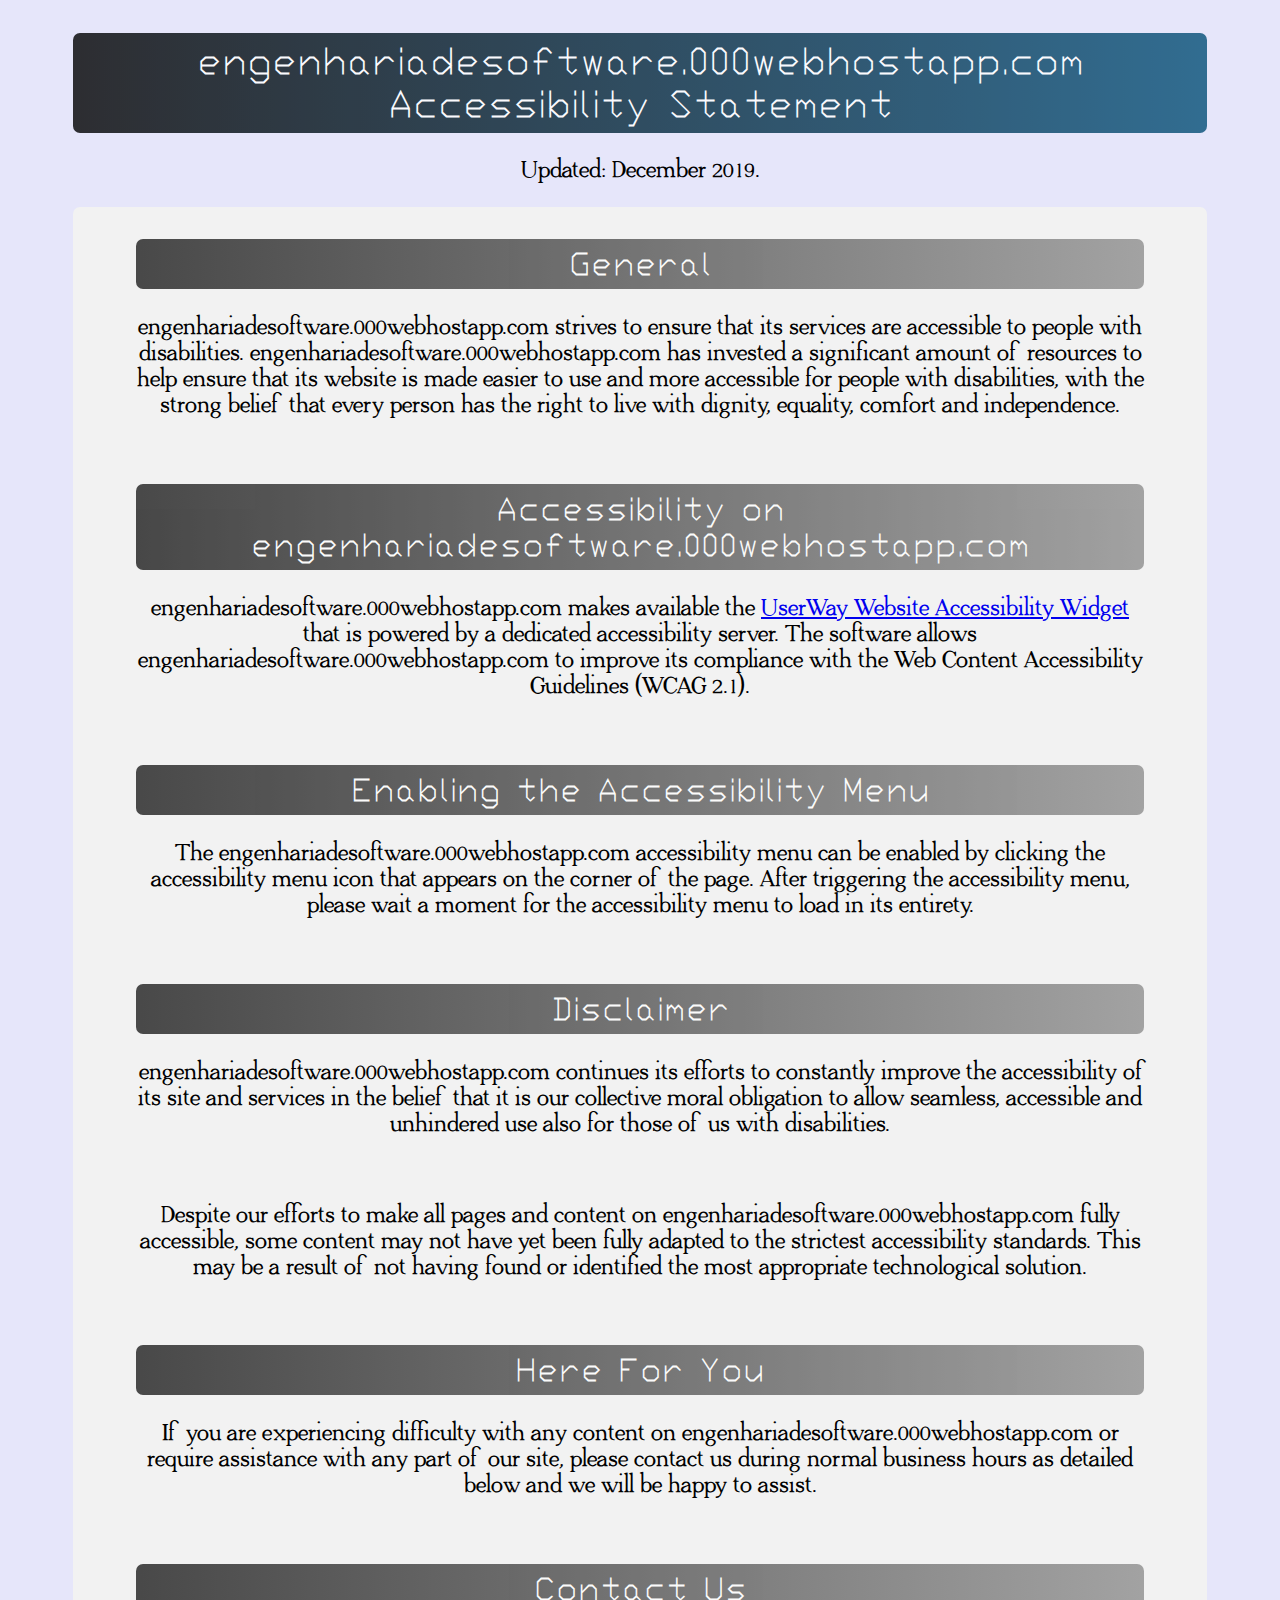
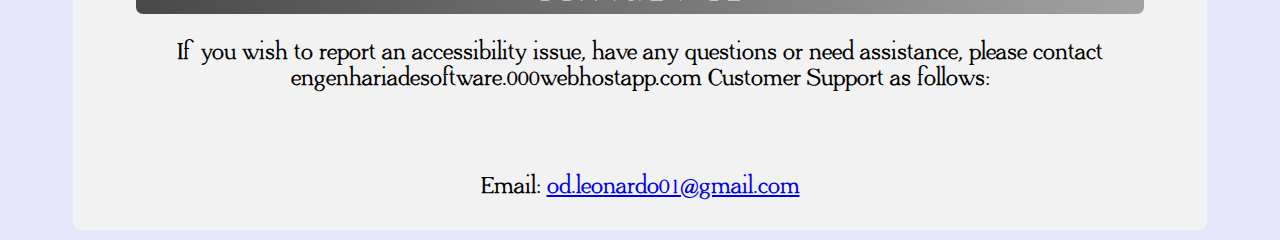
<file: html/acessibilidade.html>
<!DOCTYPE html>
<html>
<head>
	<title>Acessibilidade</title>
	<link rel="stylesheet" href="../layout/css/index.css">

	<style type="text/css">
		h2 {
			font-size: 42px;
		}
		p {
			font-size: 24px;
		}
		.paragrafo {
			width: 90%;
			border-radius: 7px;
			background-color: #f2f2f2;
			padding: 7px;
		}
	</style>
</head>
<body>
	<div class="column" align="center">
		<h1 class="title">engenhariadesoftware.000webhostapp.com Accessibility Statement</h1>

		<p>Updated: December 2019.</p>

		<div class="paragrafo">
			<h2 class="subtitle">General</h2>
			<p>engenhariadesoftware.000webhostapp.com strives to ensure that its services are accessible to people with disabilities. engenhariadesoftware.000webhostapp.com has invested a significant amount of resources to help ensure that its website is made easier to use and more accessible for people with disabilities, with the strong belief that every person has the right to live with dignity, equality, comfort and independence.</p>

			<br />

			<h2 class="subtitle">Accessibility on engenhariadesoftware.000webhostapp.com</h2>
			<p>engenhariadesoftware.000webhostapp.com makes available the <a href="https://UserWay.org" alt="Free Website Accessibility Widget" title="Free Website Accessibility Widget">UserWay Website Accessibility Widget</a> that is powered by a dedicated accessibility server. The software allows engenhariadesoftware.000webhostapp.com to improve its compliance with the Web Content Accessibility Guidelines (WCAG 2.1).</p>

			<br />

			<h2 class="subtitle">Enabling the Accessibility Menu</h2>
			<p>The engenhariadesoftware.000webhostapp.com accessibility menu can be enabled by clicking the accessibility menu icon that appears on the corner of the page. After triggering the accessibility menu, please wait a moment for the accessibility menu to load in its entirety.</p>

			<br />

			<h2 class="subtitle">Disclaimer</h2>
			<p>engenhariadesoftware.000webhostapp.com continues its efforts to constantly improve the accessibility of its site and services in the belief that it is our collective moral obligation to allow seamless, accessible and unhindered use also for those of us with disabilities.</p>

			<br />

			<p>Despite our efforts to make all pages and content on engenhariadesoftware.000webhostapp.com fully accessible, some content may not have yet been fully adapted to the strictest accessibility standards. This may be a result of not having found or identified the most appropriate technological solution.</p>

			<br />

			<h2 class="subtitle">Here For You</h2>
			<p>If you are experiencing difficulty with any content on engenhariadesoftware.000webhostapp.com or require assistance with any part of our site, please contact us during normal business hours as detailed below and we will be happy to assist.</p>

			<br />

			<h2 class="subtitle">Contact Us</h2>
			<p>If you wish to report an accessibility issue, have any questions or need assistance, please contact engenhariadesoftware.000webhostapp.com Customer Support as follows:</p>

			<br /><br />

			<p>Email: <a href="mailto:od.leonardo01@gmail.com">od.leonardo01@gmail.com</a></p>
		</div>
	</div>
</body>
</html>
</file>
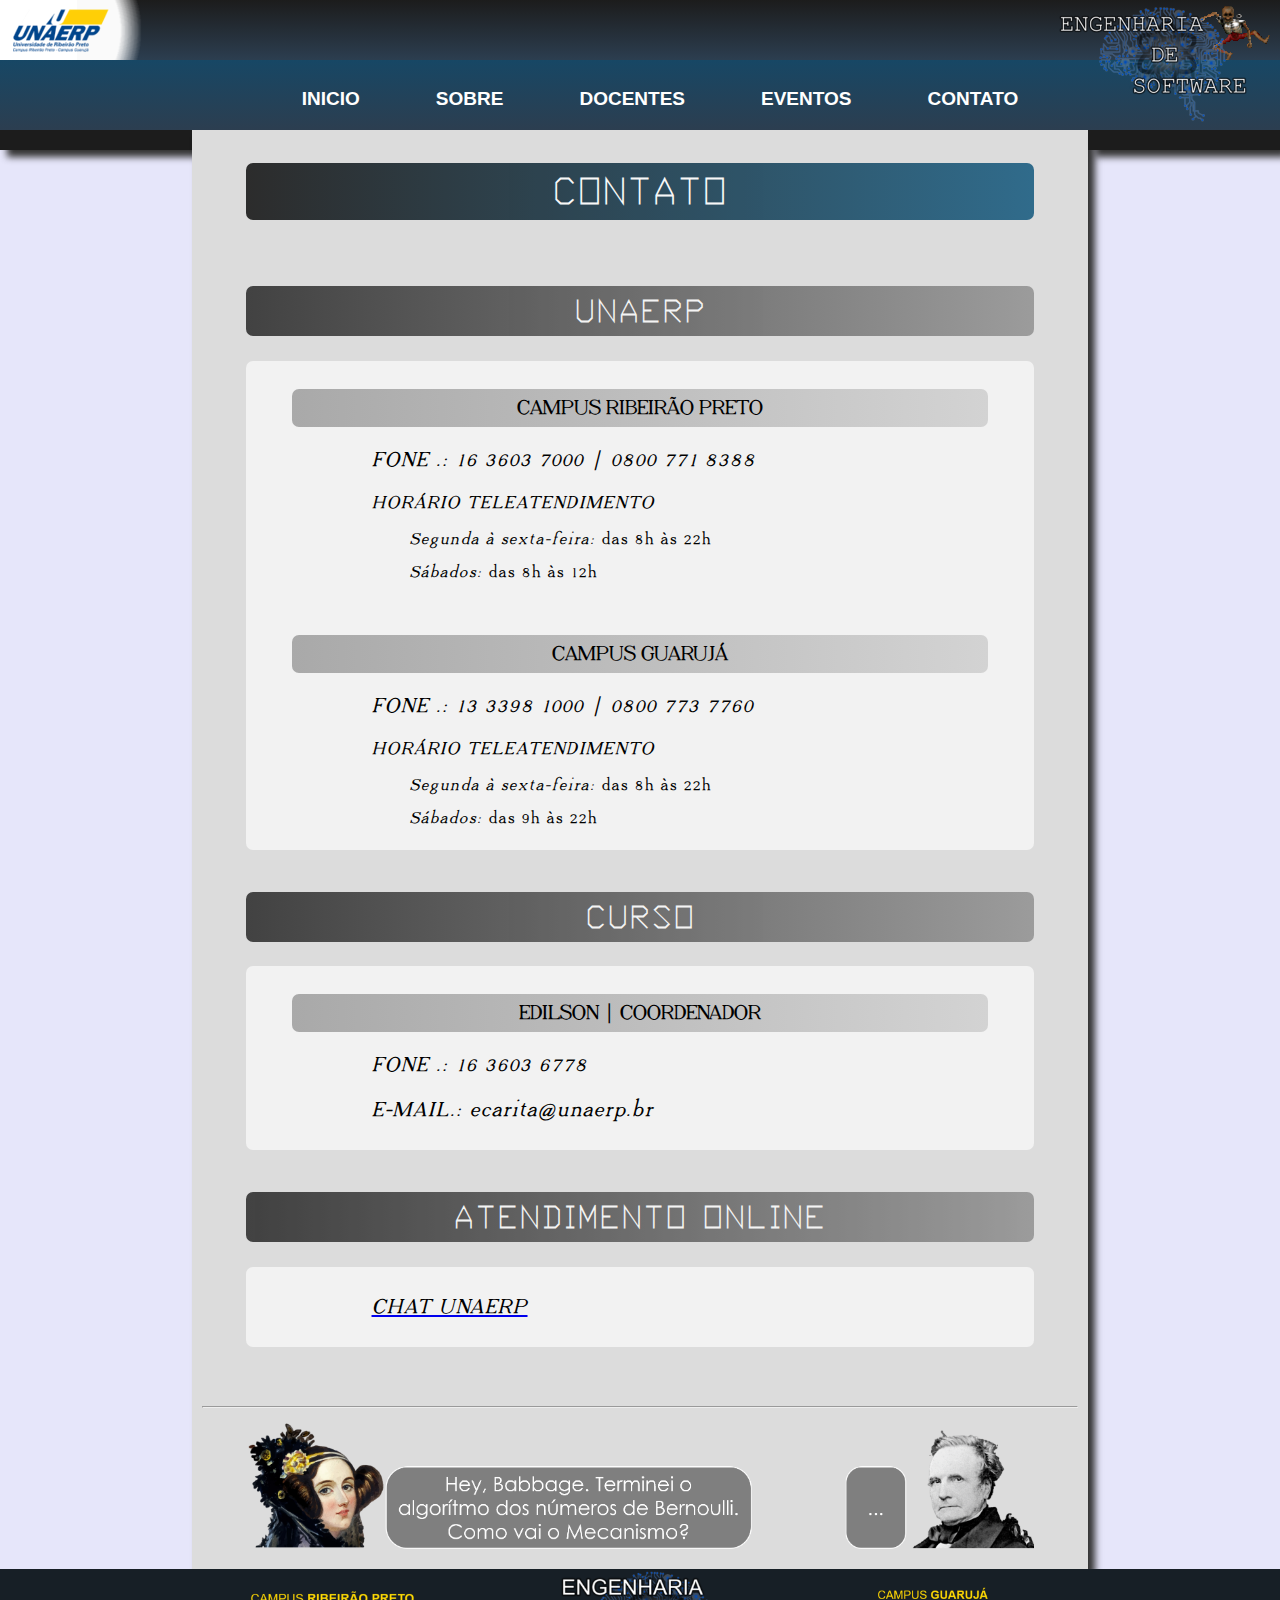
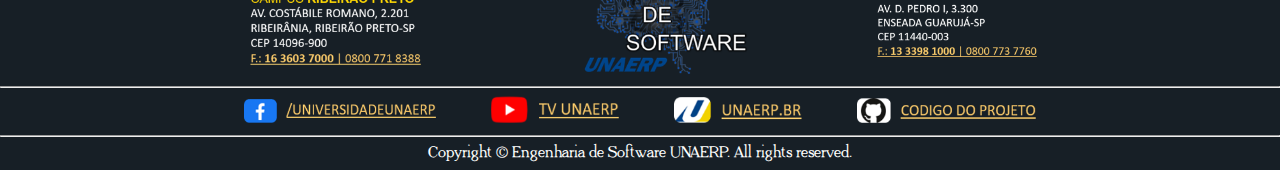
<file: html/contato.html>
<!DOCTYPE html>
<html>
	<head>
		<meta charset="utf-8">
		<meta http-equiv="X-UA-Compatible" content="IE=edge">
		<meta name="viewport" content="width=device-width, initial-scale=1">
		<title>Engenharia de Software</title>
		<link rel="stylesheet" href="../layout/css/contato.css">
		<link rel="icon" type="image/png" href="../layout/img/index/unaerp_icon.png"/>
		<script src="https://ajax.googleapis.com/ajax/libs/jquery/3.3.1/jquery.min.js"></script>
		<script data-account="a9kaaJFEQW" src="https://cdn.userway.org/widget.js"></script>

		<style type="text/css">
			@media (max-width: 780px) {
				header {
					background-image: linear-gradient(to right, rgb(44,62,80), rgb(44, 62, 80));
					width: 100%;
					height: 365px;
				}
				header #logotipo {
					display: none;
				}
				header #logotipo-unaerp {
					margin-left: 0;
				}
				header .cano-header-left {
					display: none;
				}
				.row {
					justify-content: left;
					align-items: left;
				}
				.container {
					flex-direction: row;
					justify-content: left;
					align-items: left;
				}
				#menu ul {
					width: 100%;
					margin: 0;
					position: relative;
					flex-direction: row;
					align-content: center;
					justify-content: center;
					float: left;
				}
				#menu li {
					margin: 0;
					background-image: linear-gradient(to right, rgb(44,62,80), lightblue);
					flex-direction: row;
					align-content: center;
					justify-content: center;
					display: block;
					opacity: 0.9;
				}
				#menu li a {
					display: -webkit-flex;
					display: flex;
					-webkit-flex-wrap: wrap;
					flex-wrap: wrap;
					-webkit-align-content: center;
					align-content: center;
					font-size: 15px;
				}
				/* Standard syntax */
				@keyframes ani_header {
					from {/*background-color:red;*/ left:0%;}
					to {/*background-color:red;*/ left:81%;}
				}
				#column-left {
					background-image: linear-gradient(to left, lightblue, rgb(44, 62, 80));
				}
				.column.side, .column.middle {
					box-shadow: 0 0 0;
					width: 100%;
				}
				.img-container-div {
					width: 75%;
					opacity: 1;
				}
				.img-container-div:hover {
					width: 80%;
				}
				#column-middle h3 {
					font-size: 19px;
				}
				#column-middle p {
					font-size: 12px;
				}
				.sub {
					font-size: 7px;
				}
				.title {
					font-size: 25px;
				}
				.subtitle {
					font-size: 20px;
				}
				.div-table-oculta {
					width: 60%;
				}
				#dirigentes-list ul {
					background: #000;
					padding: 1px;
				}
				#dirigentes-list ul li {
					padding: 2px;
					margin-left: 1px;
				}
				#digirentes-list li:first-child a {
					height: 21px;
					line-height: 21px;
				}
				#dirigentes-list ul li.sub {
					font-size: 12px;
				}
				.tooltiptext {
					display: none;
				}
				footer {
					width: 50%;
				}
				footer .row {
					width: 100%;
				}
				footer p {
					font-size: 8px;
				}
				footer .logotipo-left, footer .logotipo-middle {
					width: 25%;
					margin: 0;
				}
				footer .logotipo-right {
					width: 30%;
					margin: 0;
				}
				footer .logotipo-left {
					margin-left: 0;
				}
				footer .img-footer-list-mini {
					width: 20%;
				}
				footer .img-footer-list-medium {
					width: 18%;
				}
				footer .img-footer-list-big {
					width: 15%;
				}
				footer .img-footer-list-mini {
					margin-right: 4%;
					width: 24%;
				}
				footer .img-footer-list-medium {
					width: 21%;
				}
				footer .img-footer-list-big {
					margin-right: 4%;
					width: 16%;
				}
			}
			body ul{
				list-style-type: none;
			}
			.tooltip {
				position: relative;
			}
			.tooltip .tooltiptext {
				visibility: hidden;
				width: 120px;
				background-color: #363636;
				color: #FFF;
				text-align: center;
				border-radius: 6px;
				padding: 5px 0;

				/* Position the tooltip */
				position: absolute;
				z-index: 1;
				top: 100%;
				left: 50%;
				margin-left: -60px;
			}
			.tooltip:hover .tooltiptext {
				visibility: visible;
			}
			.div-estilo {
				background: #1C1C1C;
				height: 21px;
				width: 21%;
			}
		</style>
	</head>

	<body>
		<header>
			<div class="container">
				<a href="https://www.unaerp.br/" target="_blank"><img id="logotipo-unaerp" src="../layout/img/index/unaerp_logo.png" alt="Logotipo"/></a>
				<a href="index.html"><img id="logotipo" src="../layout/img/index/eng_software_logo.png" alt="Logotipo"/></a>
				<!--<img id="carrinho" src="../layout/img/eng_software_logo.png" alt="Logotipo">
				<img id="user" src="../layout/img/eng_software_logo.png" alt="Logotipo">-->
			</div>

			<div class="header-black"><span id="animation-header"><img src="../layout/img/index/gif/doom_1.gif"/></span><img class="img-header" src="../layout/img/index/gif/doom_2.gif"/></div>
			
			<div class="container">
				<div class="row" align="center">
					<nav id="menu">
						<ul>
							<li role="menuitem" aria-describedby="descricao-menu-inicio"><a href="index.html" class="tooltip">INICIO<span id="descricao-menu-inicio" class="tooltiptext">Ir para o index</span></a></li>
							<li role="menuitem" aria-describedby="descricao-menu-sobre"><a href="index.html#sobre" class="tooltip">SOBRE<span id="descricao-menu-sobre" class="tooltiptext">Informações sobre o curso</span></a></li>
							<li role="menuitem" aria-describedby="descricao-menu-docentes"><a href="docentes.html" class="tooltip">DOCENTES<span id="descricao-menu-docentes" class="tooltiptext">Docentes do curso</span></a></li>
							<li role="menuitem" aria-describedby="descricao-menu-eventos"><a href="eventos.html" class="tooltip">EVENTOS<span id="descricao-menu-eventos" class="tooltiptext">Eventos, notícias e atrações</span></a></li>
							<li role="menuitem" aria-describedby="descricao-menu-contato"><a href="contato.html" class="tooltip">CONTATO<span id="descricao-menu-contato" class="tooltiptext">Formas de contato com a Universidade</span></a></li>
							<!--<li class="search">
								<div class="input-group">
							      <input type="search" placeholder="search">
							      <span class="input-group-btn">
							        <button type="button"><i class="fa fa-search"></i></button>
							      </span>
							    </div><!-- /input-group --><!--
							</li>-->
						</ul>
					</nav>
				</div>
			</div>
		</header>

		<section class="row-container">
			<div id="column-left" class="column side" style="background-color: #1C1C1C">
				<div id="static-column">
				</div>
			</div>

			<div id="column-middle" class="column middle" style="background-color: #DCDCDC;" align="center">
				<h1 id="inicio" class="title">CONTATO</h1>

				<br/>

				<h2 class="subtitle">UNAERP</h2>

				<div class="paragrafo">
					<h3>CAMPUS RIBEIRÃO PRETO</h3>

					<ul>
						<li>
							<p style="font-size: 21px;"><em><strong>FONE  </strong>.: 16 3603 7000 | 0800 771 8388</em></p>
						</li>
						<li>
							<p style="font-size: 18px;"><em><strong>HORÁRIO TELEATENDIMENTO</strong></em></p>
							<ul>
								<li>
									<p><em>Segunda à sexta-feira: </em> das 8h às 22h</p>
								</li>
								<li>
									<p><em>Sábados: </em> das 8h às 12h</p>
								</li>
							</ul>
						</li>
					</ul>

					<br/>

					<h3>CAMPUS GUARUJÁ</h3>

					<ul>
						<li>
							<p style="font-size: 21px;"><em><strong>FONE  </strong>.: 13 3398 1000 | 0800 773 7760</em></p>
						</li>
						<li>
							<p style="font-size: 18px;"><em><strong>HORÁRIO TELEATENDIMENTO</strong></em></p>
							<ul>
								<li>
									<p><em>Segunda à sexta-feira: </em> das 8h às 22h</p>
								</li>
								<li>
									<p><em>Sábados: </em> das 9h às 22h</p>
								</li>
							</ul>
						</li>
					</ul>
				</div>

				<br/>

				<h2 class="subtitle">CURSO</h2>

				<div class="paragrafo">
					<h3>EDILSON | COORDENADOR</h3>

					<ul>
						<li>
							<p style="font-size: 21px;"><em><strong>FONE  </strong>.: 16 3603 6778</em></p>
							<p style="font-size: 21px;"><em><strong>E-MAIL</strong>.: ecarita@unaerp.br</em></p>
						</li>
					</ul>
				</div>

				<br/>

				<h2 class="subtitle">ATENDIMENTO ONLINE</h2>

				<div class="paragrafo">
					<ul>
						<li>
							<a href="https://www3.unaerp.br/Chat/#/identificacao" target="_blank"><p style="font-size: 21px;"><strong><em>CHAT UNAERP</em></strong></p></a>
						</li>
					</ul>
				</div>

				<br/><br/><br/>

				<hr/>

				<img src="../layout/img/index/ada_lovelace.png" alt="Imagem Ada Lovelace" width="90%" />
			</div>

			<div id="column-right" class="column side" style="background-color: #1C1C1C" align="center">
			</div>
		</section>
		
		<footer id="footer">
			<div class="row row-cinza-claro">
				<div class="container">
					<div class="row">
						
						<div class="text-center" align="center">
							<img class="logotipo-left" src="../layout/img/index/unaerp_logo_footer_ribeirao.png" alt="informações UNAERP Ribeirão Preto">
							<img class="logotipo-middle" src="../layout/img/index/eng_software_logo_footer.png" alt="logo Engenharia de Software">
							<img class="logotipo-right" src="../layout/img/index/unaerp_logo_footer_guaruja.png" alt="Informações UNAERP Guarujá">

							<hr class="row-hr">

							<!--<ul class="footer-list">
								<li><a href="https://www.facebook.com/universidadeunaerp/" target="_blank"><img class="img-footer-list" src="../layout/img/index/facebook_logo_footer.png" alt="link facebook UNAERP"></a></li>
								<li><a href="https://www.youtube.com/user/tvunaerp" target="_blank"><img class="img-footer-list" src="../layout/img/index/youtube_logo_footer.png" alt="link canal TV UNAERP youtube"></a></li>
								<li><a href="https://www.unaerp.br/" target="_blank"><img class="img-footer-list" src="../layout/img/index/unaerp_logo_footer_site.png" alt="link site UNAERP"></a></li>
								<li><a href="https://github.com/fresh-cappuccino/projeto-integrador" target="_blank"><img class="img-footer-list" src="../layout/img/index/github_logo_footer.png" alt="link código do projeto github"></a></li>
							</ul>-->

							<a href="https://www.facebook.com/universidadeunaerp/" target="_blank"><img class="img-footer-list-mini" src="../layout/img/index/facebook_logo_footer.png" alt="link facebook UNAERP"></a>
							<a href="https://www.youtube.com/user/tvunaerp" target="_blank"><img class="img-footer-list-big" src="../layout/img/index/youtube_logo_footer.png" alt="link canal TV UNAERP youtube"></a>
							<a href="https://www.unaerp.br/" target="_blank"><img class="img-footer-list-big" src="../layout/img/index/unaerp_logo_footer_site.png" alt="link site UNAERP"></a>
							<a href="https://github.com/fresh-cappuccino/projeto-integrador" target="_blank"><img class="img-footer-list-medium" src="../layout/img/index/github_logo_footer.png" alt="link código do projeto github"></a>

							<hr class="row-hr">

							<div class="container">
								<p style="color: #FFF">Copyright © Engenharia de Software UNAERP. All rights reserved.</p>
							</div>
							<br/>
						</div>
					</div>
				</div>
			</div>
		</footer>
	</body>
</html>
</file>
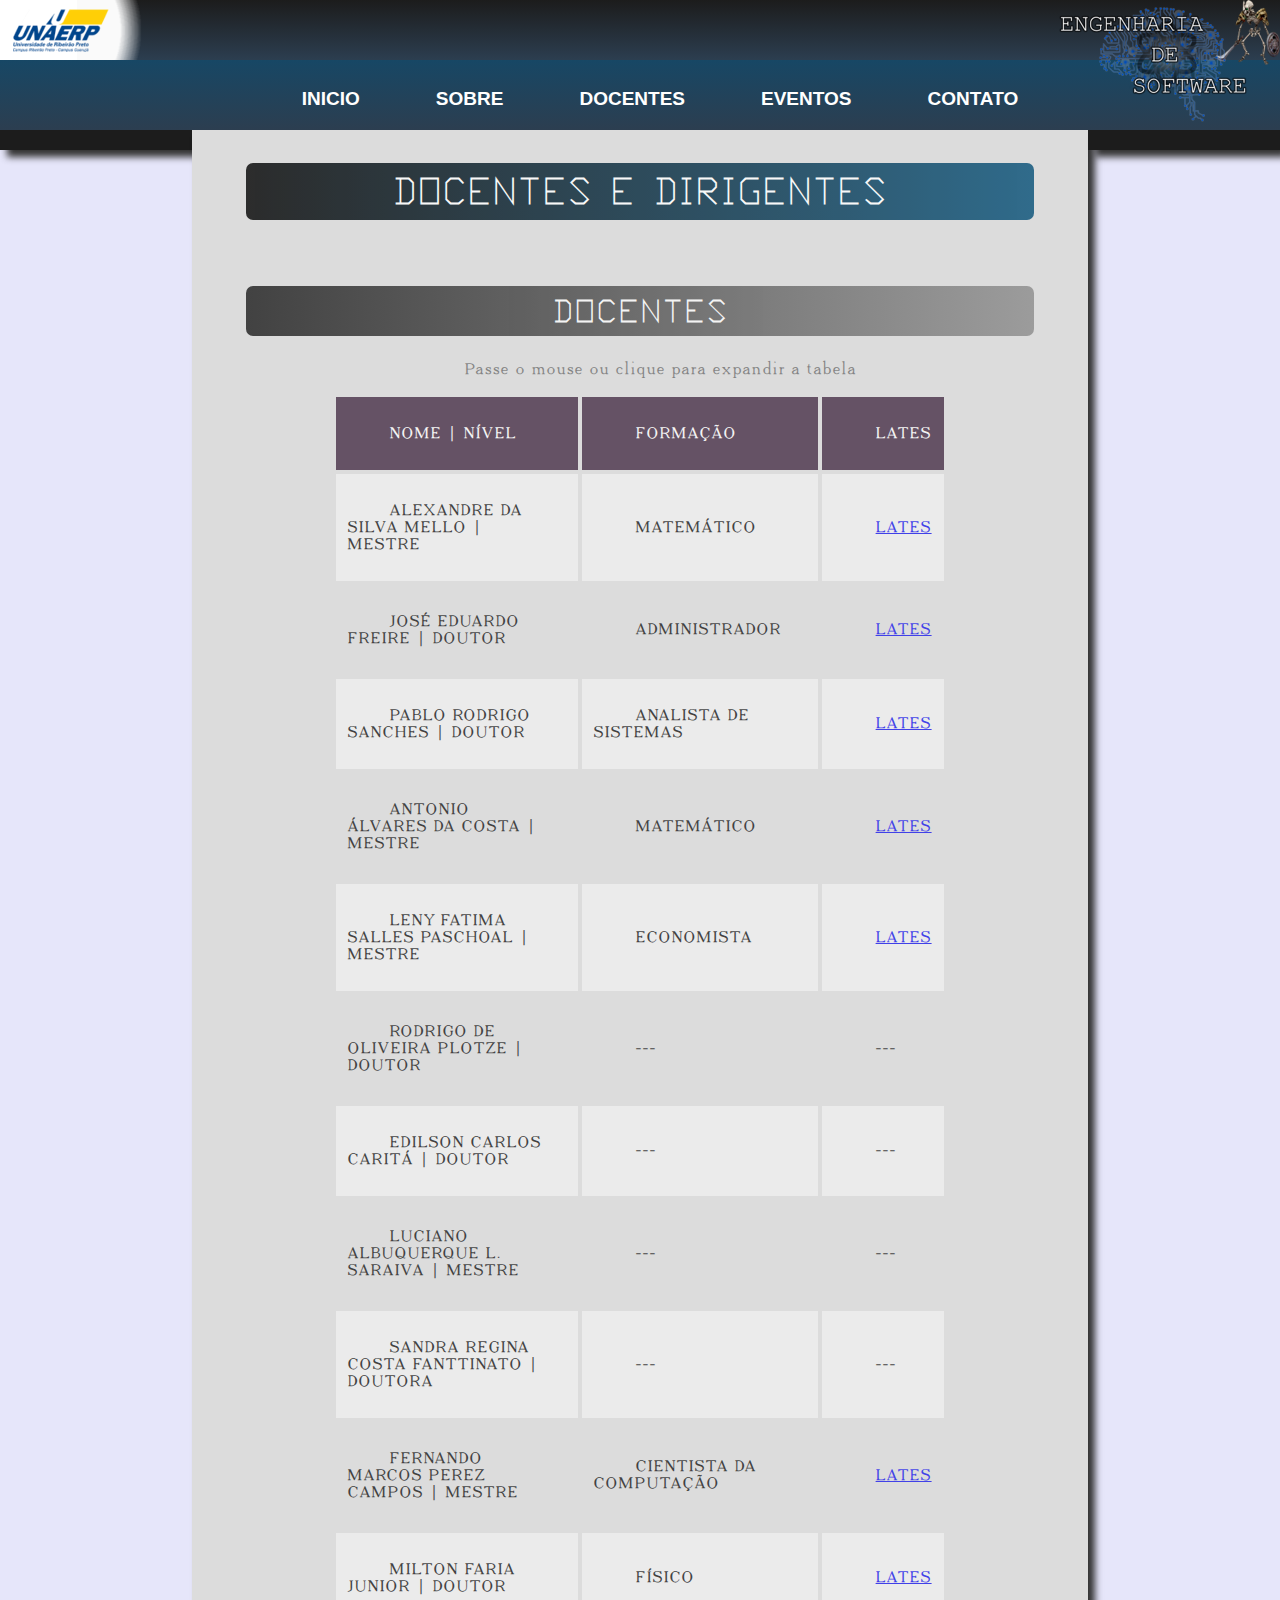
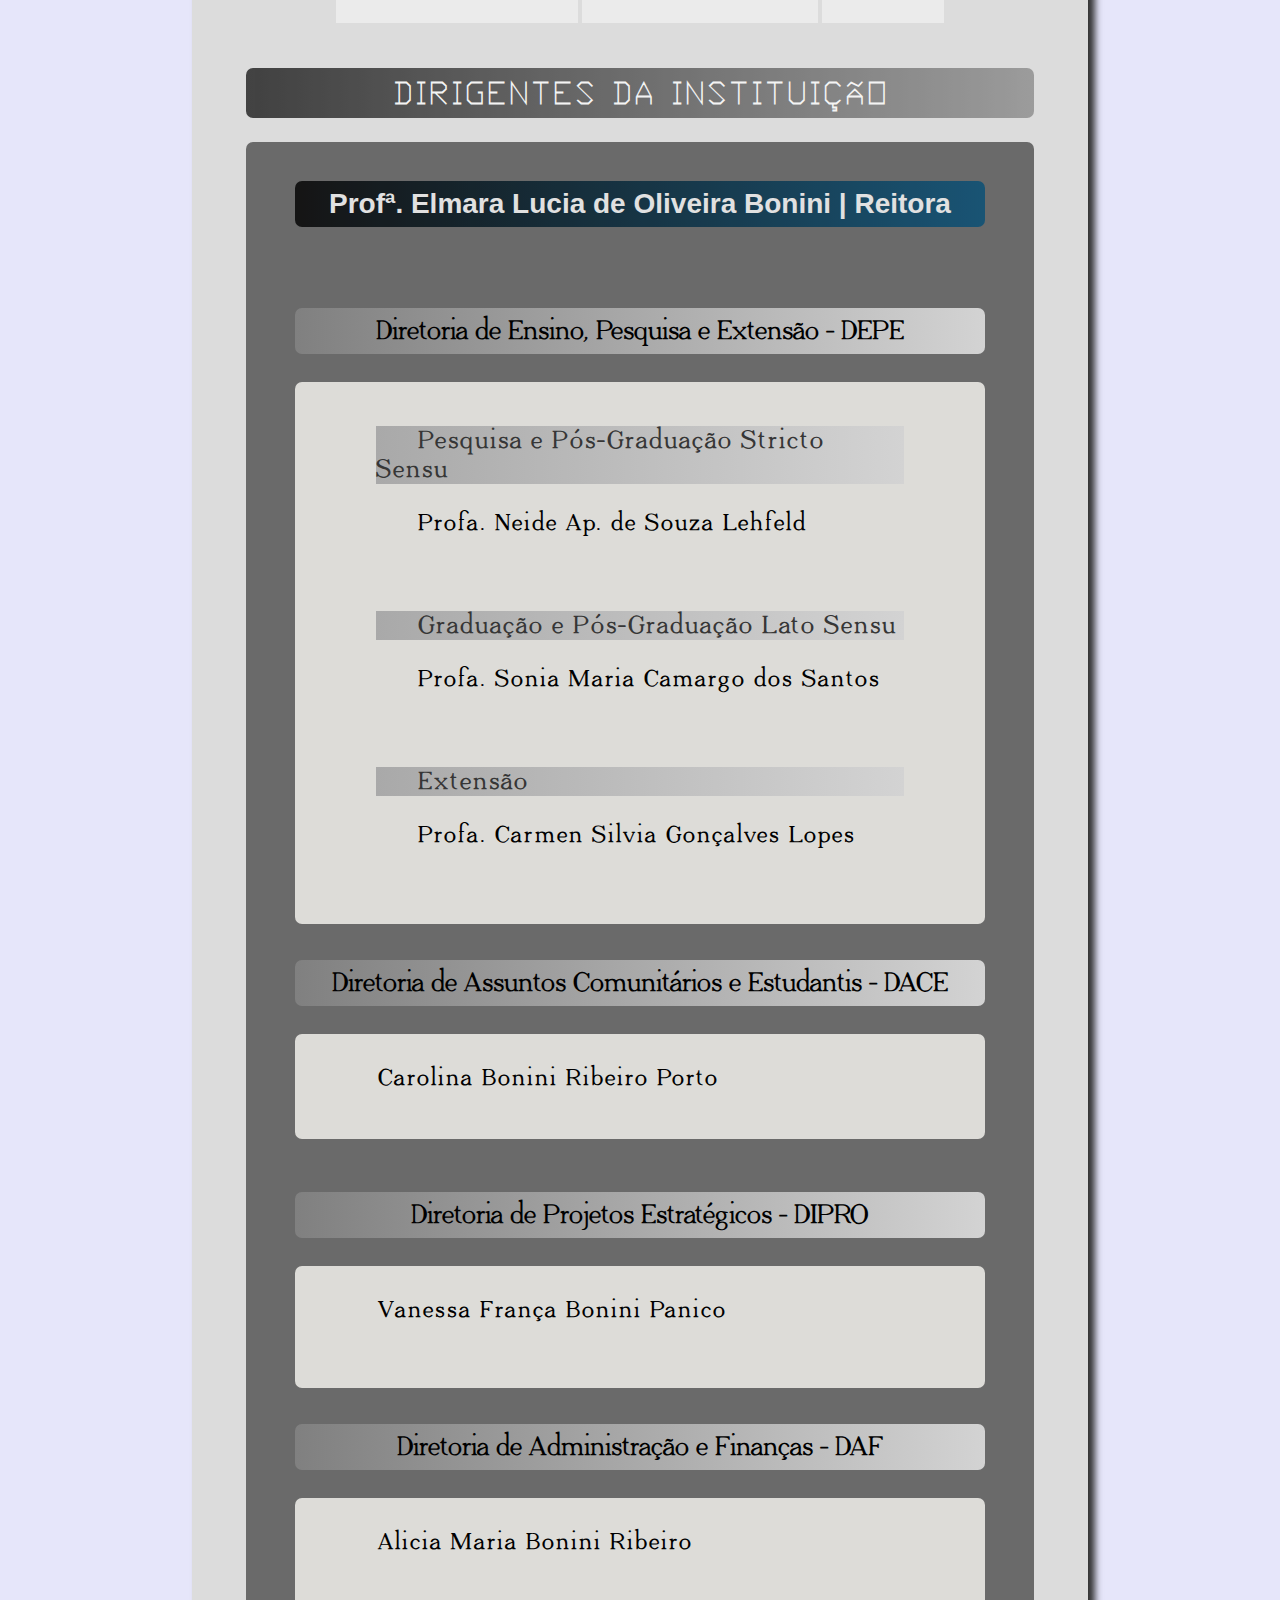
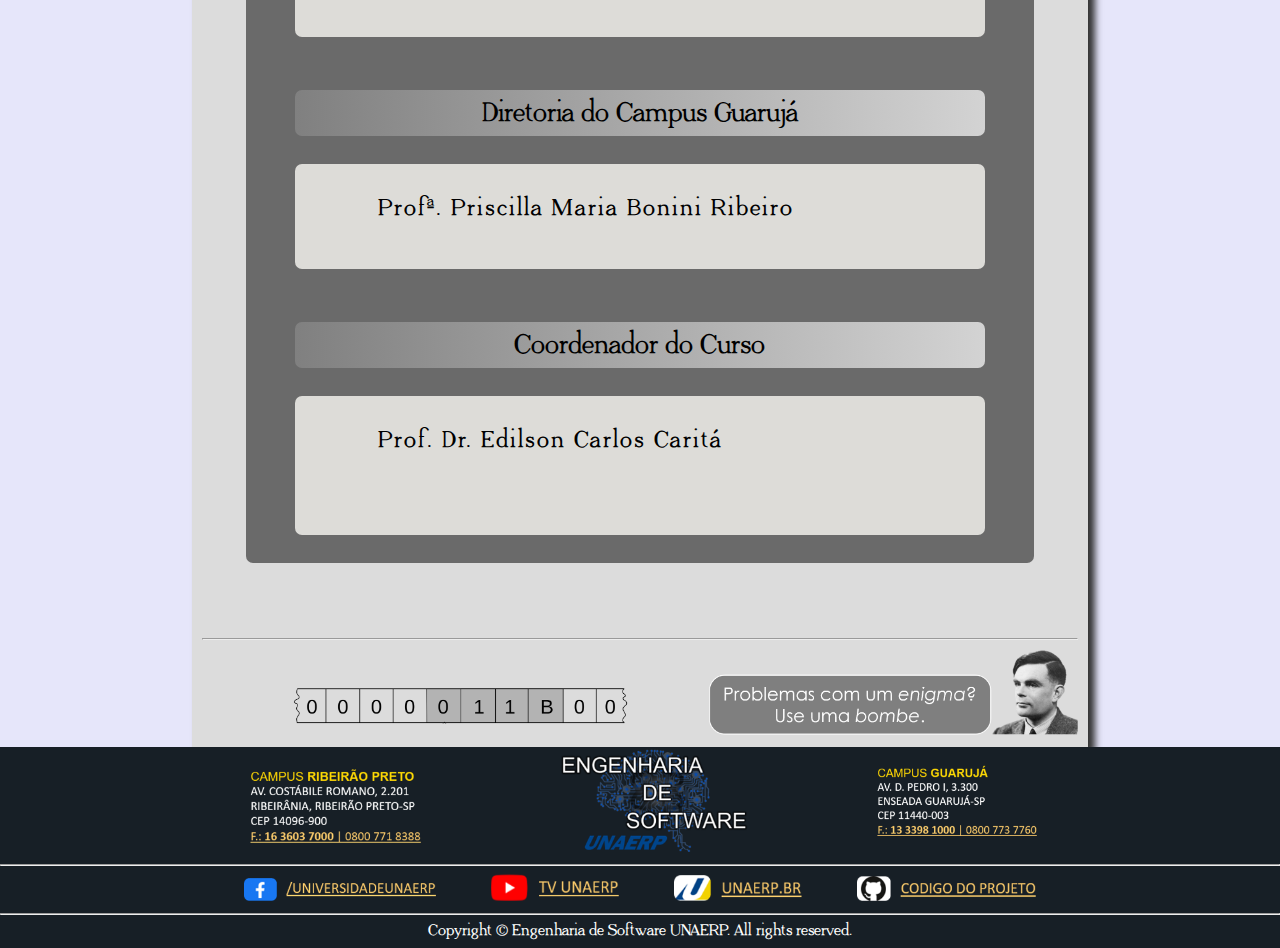
<file: html/docentes.html>
<!DOCTYPE html>
<html>
	<head>
		<meta charset="utf-8">
		<meta http-equiv="X-UA-Compatible" content="IE=edge">
		<meta name="viewport" content="width=device-width, initial-scale=1">
		<title>Engenharia de Software</title>
		<link rel="stylesheet" href="../layout/css/docentes.css">
		<link rel="icon" type="image/png" href="../layout/img/index/unaerp_icon.png"/>
		<script src="https://ajax.googleapis.com/ajax/libs/jquery/3.3.1/jquery.min.js"></script>
		<script data-account="a9kaaJFEQW" src="https://cdn.userway.org/widget.js"></script>

		<style type="text/css">
			@media (max-width: 780px) {
				header {
					background-image: linear-gradient(to right, rgb(44,62,80), rgb(44, 62, 80));
					width: 100%;
					height: 365px;
				}
				header #logotipo {
					display: none;
				}
				header #logotipo-unaerp {
					margin-left: 0;
				}
				header .cano-header-left {
					display: none;
				}
				.row {
					justify-content: left;
					align-items: left;
				}
				.container {
					flex-direction: row;
					justify-content: left;
					align-items: left;
				}
				#menu ul {
					width: 100%;
					margin: 0;
					position: relative;
					flex-direction: row;
					align-content: center;
					justify-content: center;
					float: left;
				}
				#menu li {
					margin: 0;
					background-image: linear-gradient(to right, rgb(44,62,80), lightblue);
					flex-direction: row;
					align-content: center;
					justify-content: center;
					display: block;
					opacity: 0.9;
				}
				#menu li a {
					display: -webkit-flex;
					display: flex;
					-webkit-flex-wrap: wrap;
					flex-wrap: wrap;
					-webkit-align-content: center;
					align-content: center;
					font-size: 15px;
				}
				/* Standard syntax */
				@keyframes ani_header {
					from {/*background-color:red;*/ left:0%;}
					to {/*background-color:red;*/ left:81%;}
				}
				#column-left {
					background-image: linear-gradient(to left, lightblue, rgb(44, 62, 80));
				}
				.column.side, .column.middle {
					box-shadow: 0 0 0;
					width: 100%;
				}
				.img-container-div {
					width: 75%;
					opacity: 1;
				}
				.img-container-div:hover {
					width: 80%;
				}
				#column-middle h3 {
					font-size: 19px;
				}
				#column-middle p {
					font-size: 12px;
				}
				.sub {
					font-size: 7px;
				}
				.title {
					font-size: 25px;
				}
				.subtitle {
					font-size: 20px;
				}
				.div-table-oculta {
					width: 60%;
				}
				#dirigentes-list ul li p {
				}
				.tooltiptext {
					display: none;
				}
				ul li p {
					display: -webkit-flex;
					display: flex;
					-webkit-flex-wrap: wrap;
					flex-wrap: wrap;
					-webkit-align-content: center;
					align-content: center;
				}
				footer {
					width: 50%;
				}
				footer .row {
					width: 100%;
				}
				footer p {
					font-size: 8px;
				}
				footer .logotipo-left, footer .logotipo-middle {
					width: 25%;
					margin: 0;
				}
				footer .logotipo-right {
					width: 30%;
					margin: 0;
				}
				footer .logotipo-left {
					margin-left: 0;
				}
				footer .img-footer-list-mini {
					width: 20%;
				}
				footer .img-footer-list-medium {
					width: 18%;
				}
				footer .img-footer-list-big {
					width: 15%;
				}
				footer .img-footer-list-mini {
					margin-right: 4%;
					width: 24%;
				}
				footer .img-footer-list-medium {
					width: 21%;
				}
				footer .img-footer-list-big {
					margin-right: 4%;
					width: 16%;
				}
			}
			#column-middle ul {
				width: 90%;
			}
			.tooltip {
				position: relative;
			}
			.tooltip .tooltiptext {
				visibility: hidden;
				width: 120px;
				background-color: #363636;
				color: #FFF;
				text-align: center;
				border-radius: 6px;
				padding: 5px 0;

				/* Position the tooltip */
				position: absolute;
				z-index: 1;
				top: 100%;
				left: 50%;
				margin-left: -60px;
			}
			.tooltip:hover .tooltiptext {
				visibility: visible;
			}
			#table-docents {
				border-collapse: collapse;
				width: 100%;
			}
			#table-docentes td, #table-docentes th {
				border: 1px solid #ddd;
				padding: 12px;
			}
			#table-docentes tr:nth-child(even){background-color: #f2f2f2;}

			#table-docentes tr:hover {background-color: #A0CAD8;}

			#table-docentes th {
				padding-top: 12px;
				padding-bottom: 12px;
				text-align: left;
				background-color: #341933;
				color: white;
			}
			#dirigentes-list ul {
				border-radius: 7px;
				list-style-type: none;
				background: #6A6A6A;
				padding: 7px;
			}
			#dirigentes-list ul li {
				padding: 4px;
			}
			#dirigentes-list ul li p {
				color: #000;
			}
			#dirigentes-list ul li .sub {
				background-image: linear-gradient(to right, darkgray, lightgray);
				font-size: 26px;
				color: #363636;
			}
			#dirigentes-list ul li p {
				font-weight: bold;
			}
			#dirigentes-list h3 {
				border-radius: 7px;
				background-image: linear-gradient(to right, gray, lightgray);
				font-weight: bold;
			}
			.reitora {
				border-radius: 7px;
				padding: 7px;
				color: white;
				text-align: center;
				font-family: sans-serif;
				opacity: 0.8;
			}
		</style>
	</head>

	<body>
		<header>
			<div class="container">
				<a href="https://www.unaerp.br/" target="_blank"><img id="logotipo-unaerp" src="../layout/img/index/unaerp_logo.png" alt="Logotipo"/></a>
				<a href="index.html"><img id="logotipo" src="../layout/img/index/eng_software_logo.png" alt="Logotipo"/></a>
				<!--<img id="carrinho" src="../layout/img/eng_software_logo.png" alt="Logotipo">
				<img id="user" src="../layout/img/eng_software_logo.png" alt="Logotipo">-->
			</div>

			<div class="header-black"><span id="animation-header"><img src="../layout/img/index/gif/link_run.gif"/></span><img class="img-header" src="../layout/img/index/zelda_twilight.png"/></div>
			
			<div class="container">
				<div class="row" align="center">
					<nav id="menu">
						<ul>
							<li role="menuitem" aria-describedby="descricao-menu-inicio"><a href="index.html" class="tooltip">INICIO<span id="descricao-menu-inicio" class="tooltiptext">Ir para o index</span></a></li>
							<li role="menuitem" aria-describedby="descricao-menu-sobre"><a href="index.html#sobre" class="tooltip">SOBRE<span id="descricao-menu-sobre" class="tooltiptext">Informações sobre o curso</span></a></li>
							<li role="menuitem" aria-describedby="descricao-menu-docentes"><a href="docentes.html" class="tooltip">DOCENTES<span id="descricao-menu-docentes" class="tooltiptext">Docentes do curso</span></a></li>
							<li role="menuitem" aria-describedby="descricao-menu-eventos"><a href="eventos.html" class="tooltip">EVENTOS<span id="descricao-menu-eventos" class="tooltiptext">Eventos, notícias e atrações</span></a></li>
							<li role="menuitem" aria-describedby="descricao-menu-contato"><a href="contato.html" class="tooltip">CONTATO<span id="descricao-menu-contato" class="tooltiptext">Formas de contato com a Universidade</span></a></li>
							<!--<li class="search">
								<div class="input-group">
							      <input type="search" placeholder="search">
							      <span class="input-group-btn">
							        <button type="button"><i class="fa fa-search"></i></button>
							      </span>
							    </div><!-- /input-group --><!--
							</li>-->
						</ul>
					</nav>
				</div>
			</div>
		</header>

		<section class="row-container">
			<div id="column-left" class="column side" style="background-color: #1C1C1C">
				<div id="static-column">
				</div>
			</div>

			<div id="column-middle" class="column middle" style="background-color: #DCDCDC;" align="center">
				<h1 id="inicio" class="title">DOCENTES E DIRIGENTES</h1>

				<br/>

				<h2 id="sobre" class="subtitle">DOCENTES</h2>

				<p style="opacity: 0.4; text-align: center;">Passe o mouse ou clique para expandir a tabela</p>
				<div class="div-table-oculta" style="overflow-y: auto;" rules="0" cellspacing="0" cellpadding="0">
						<table id="table-docentes" class="table-oculta">
							<tr>
								<th>
									<p style="color: #FFF">NOME | NÍVEL</p>
								</th>
								<th>
									<p style="color: #FFF">FORMAÇÃO</p>
								</th>
								<th width="120px">
									<p style="color: #FFF">LATES</p>
								</th>
							</tr>
							<tr>
								<td>
									<p>ALEXANDRE DA SILVA MELLO | MESTRE</p>
								</td>
								<td>
									<p>MATEMÁTICO</p>
								</td>
								<td>
									<p><a href="http://buscatextual.cnpq.br/buscatextual/visualizacv.do?id=K4276963P5" target="_blank">LATES</a></p>
								</td>
							</tr>
							<tr>
								<td>
									<p>JOSÉ EDUARDO FREIRE | DOUTOR</p>
								</td>
								<td>
									<p>ADMINISTRADOR</p>
								</td>
								<td>
									<p><a href="http://buscatextual.cnpq.br/buscatextual/visualizacv.do?metodo=apresentar&id=K4773944J7" target="_blank">LATES</a></p>
								</td>
							</tr>
							<tr>
								<td>
									<p>PABLO RODRIGO SANCHES | DOUTOR</p>
								</td>
								<td>
									<p>ANALISTA DE SISTEMAS</p>
								</td>
								<td>
									<p><a href="http://buscatextual.cnpq.br/buscatextual/visualizacv.do?id=K4762679D6" target="_blank">LATES</a></p>
								</td>
							</tr>
							<tr>
								<td>
									<p>ANTONIO ÁLVARES DA COSTA | MESTRE</p>
								</td>
								<td>
									<p>MATEMÁTICO</p>
								</td>
								<td>
									<p><a href="http://buscatextual.cnpq.br/buscatextual/visualizacv.do?id=K4704630P1" target="_blank">LATES</a></p>
								</td>
							</tr>
							<tr>
								<td>
									<p>LENY FATIMA SALLES PASCHOAL | MESTRE</p>
								</td>
								<td>
									<p>ECONOMISTA</p>
								</td>
								<td>
									<p><a href="http://buscatextual.cnpq.br/buscatextual/visualizacv.do?id=K4749605Y3" target="_blank">LATES</a></p>
								</td>
							</tr>
							<tr>
								<td>
									<p>RODRIGO DE OLIVEIRA PLOTZE | DOUTOR</p>
								</td>
								<td>
									<p> --- </p>
								</td>
								<td>
									<p> --- </p>
								</td>
							</tr>
							<tr>
								<td>
									<p>EDILSON CARLOS CARITÁ | DOUTOR</p>
								</td>
								<td>
									<p> --- </p>
								</td>
								<td>
									<p> --- </p>
								</td>
							</tr>
							<tr>
								<td>
									<p>LUCIANO ALBUQUERQUE L. SARAIVA | MESTRE</p>
								</td>
								<td>
									<p> --- </p>
								</td>
								<td>
									<p> --- </p>
								</td>
							</tr>
							<tr>
								<td>
									<p>SANDRA REGINA COSTA FANTTINATO | DOUTORA</p>
								</td>
								<td>
									<p> --- </p>
								</td>
								<td>
									<p> --- </p>
								</td>
							</tr>
							<tr>
								<td>
									<p>FERNANDO MARCOS PEREZ CAMPOS | MESTRE</p>
								</td>
								<td>
									<p>CIENTISTA DA COMPUTAÇÃO</p>
								</td>
								<td>
									<p><a href="http://buscatextual.cnpq.br/buscatextual/visualizacv.do?id=K4778105T4" target="_blank">LATES</a></p>
								</td>
							</tr>
							<tr>
								<td>
									<p>MILTON FARIA JUNIOR | DOUTOR</p>
								</td>
								<td>
									<p>FÍSICO</p>
								</td>
								<td>
									<p><a href="http://buscatextual.cnpq.br/buscatextual/visualizacv.do?metodo=apresentar&id=K4721194D8" target="_blank">LATES</a></p>
								</td>
							</tr>
						</table>
						<br/>
					</div>

				<h2 class="subtitle">DIRIGENTES DA INSTITUIÇÃO</h2>

				<div id="dirigentes-list">
					<ul>
						<li>
							<h3 class="reitora" style="background-image: linear-gradient(to right, #000, #054f77); color: #FFF;">Profª. Elmara Lucia de Oliveira Bonini | Reitora</h3>
							<br/>
						</li>
						<li>
							<h3>Diretoria de Ensino, Pesquisa e Extensão - DEPE<br/></h3>
							<div class="paragrafo">
								<ul style="background-color: #DDDCD8;">
									<li>
										<p class="sub">Pesquisa e Pós-Graduação Stricto Sensu<br/></p>
										<p>Profa. Neide Ap. de Souza Lehfeld</p>
										<br/>
									</li>
									<li>
										<p class="sub">Graduação e Pós-Graduação Lato Sensu</p>
										<p>Profa. Sonia Maria Camargo dos Santos</p>
										<br/>
									</li>
									<li>
										<p class="sub">Extensão</p>
										<p>Profa. Carmen Silvia Gonçalves Lopes</p>
										<br/>
									</li>
								</ul>
								<br/>
							</div>
						</li>
						<li>
							<h3>Diretoria de Assuntos Comunitários e Estudantis - DACE</h3>
							<div class="paragrafo">
								<p>Carolina Bonini Ribeiro Porto</p>
								<br/>
							</div>
							<br/>
						</li>
						<li>
							<h3>Diretoria de Projetos Estratégicos - DIPRO</h3>
							<div class="paragrafo">
								<p>Vanessa França Bonini Panico</p>
								<br/>
							<br/>
						</li>
						<li>
							<h3>Diretoria de Administração e Finanças - DAF</h3>
							<div class="paragrafo">
								<p>Alicia Maria Bonini Ribeiro</p>
								<br/><br/><br/>
							</div>
							<br/>
						</li>
						<li>
							<h3>Diretoria do Campus Guarujá</h3>
							<div class="paragrafo">
								<p>Profª. Priscilla Maria Bonini Ribeiro</p>
								<br/>
							</div>
							<br/>
						</li>
						<li>
							<h3>Coordenador do Curso</h3>
							<div class="paragrafo">
								<p>Prof. Dr. Edilson Carlos Caritá</p>
								<br/><br/><br/>
							</div>
							<br/>
						</li>
					</ul>
				</div>
				
				<br/><br/><br/>
				
				<hr/>
				
				<img src="../layout/img/index/turing.png" alt="Imagem Alan Turing." width="90%" style="float: right;"/>
			</div>

			<div id="column-right" class="column side" style="background-color: #1C1C1C" align="center">
			</div>
		</section>
		
		<footer id="footer">
			<div class="row row-cinza-claro">
				<div class="container">
					<div class="row">
						
						<div class="text-center" align="center">
							<img class="logotipo-left" src="../layout/img/index/unaerp_logo_footer_ribeirao.png" alt="informações UNAERP Ribeirão Preto">
							<img class="logotipo-middle" src="../layout/img/index/eng_software_logo_footer.png" alt="logo Engenharia de Software">
							<img class="logotipo-right" src="../layout/img/index/unaerp_logo_footer_guaruja.png" alt="Informações UNAERP Guarujá">

							<hr class="row-hr">

							<!--<ul class="footer-list">
								<li><a href="https://www.facebook.com/universidadeunaerp/" target="_blank"><img class="img-footer-list" src="../layout/img/index/facebook_logo_footer.png" alt="link facebook UNAERP"></a></li>
								<li><a href="https://www.youtube.com/user/tvunaerp" target="_blank"><img class="img-footer-list" src="../layout/img/index/youtube_logo_footer.png" alt="link canal TV UNAERP youtube"></a></li>
								<li><a href="https://www.unaerp.br/" target="_blank"><img class="img-footer-list" src="../layout/img/index/unaerp_logo_footer_site.png" alt="link site UNAERP"></a></li>
								<li><a href="https://github.com/fresh-cappuccino/projeto-integrador" target="_blank"><img class="img-footer-list" src="../layout/img/index/github_logo_footer.png" alt="link código do projeto github"></a></li>
							</ul>-->

							<a href="https://www.facebook.com/universidadeunaerp/" target="_blank"><img class="img-footer-list-mini" src="../layout/img/index/facebook_logo_footer.png" alt="link facebook UNAERP"></a>
							<a href="https://www.youtube.com/user/tvunaerp" target="_blank"><img class="img-footer-list-big" src="../layout/img/index/youtube_logo_footer.png" alt="link canal TV UNAERP youtube"></a>
							<a href="https://www.unaerp.br/" target="_blank"><img class="img-footer-list-big" src="../layout/img/index/unaerp_logo_footer_site.png" alt="link site UNAERP"></a>
							<a href="https://github.com/fresh-cappuccino/projeto-integrador" target="_blank"><img class="img-footer-list-medium" src="../layout/img/index/github_logo_footer.png" alt="link código do projeto github"></a>

							<hr class="row-hr">

							<div class="container">
								<p style="color: #FFF">Copyright © Engenharia de Software UNAERP. All rights reserved.</p>
							</div>
							<br/>
						</div>
					</div>
				</div>
			</div>
		</footer>
	</body>
</html>
</file>
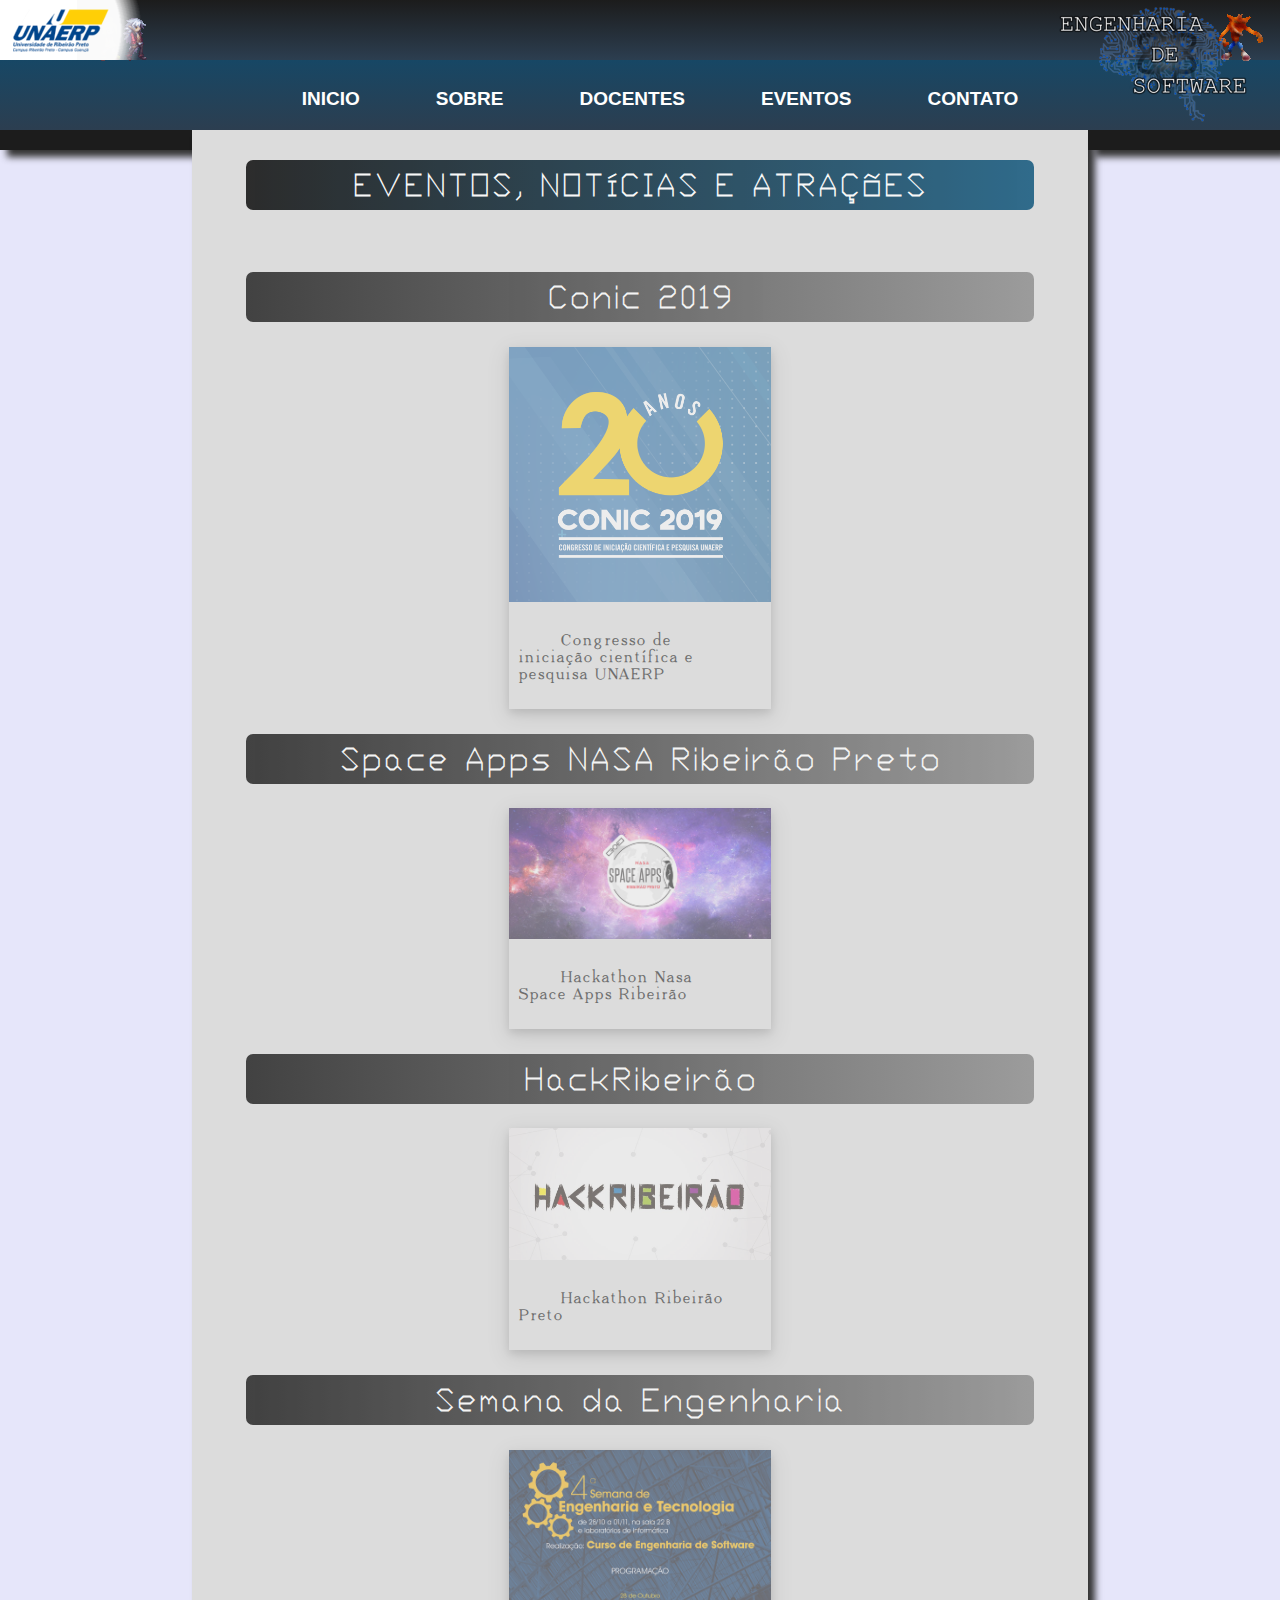
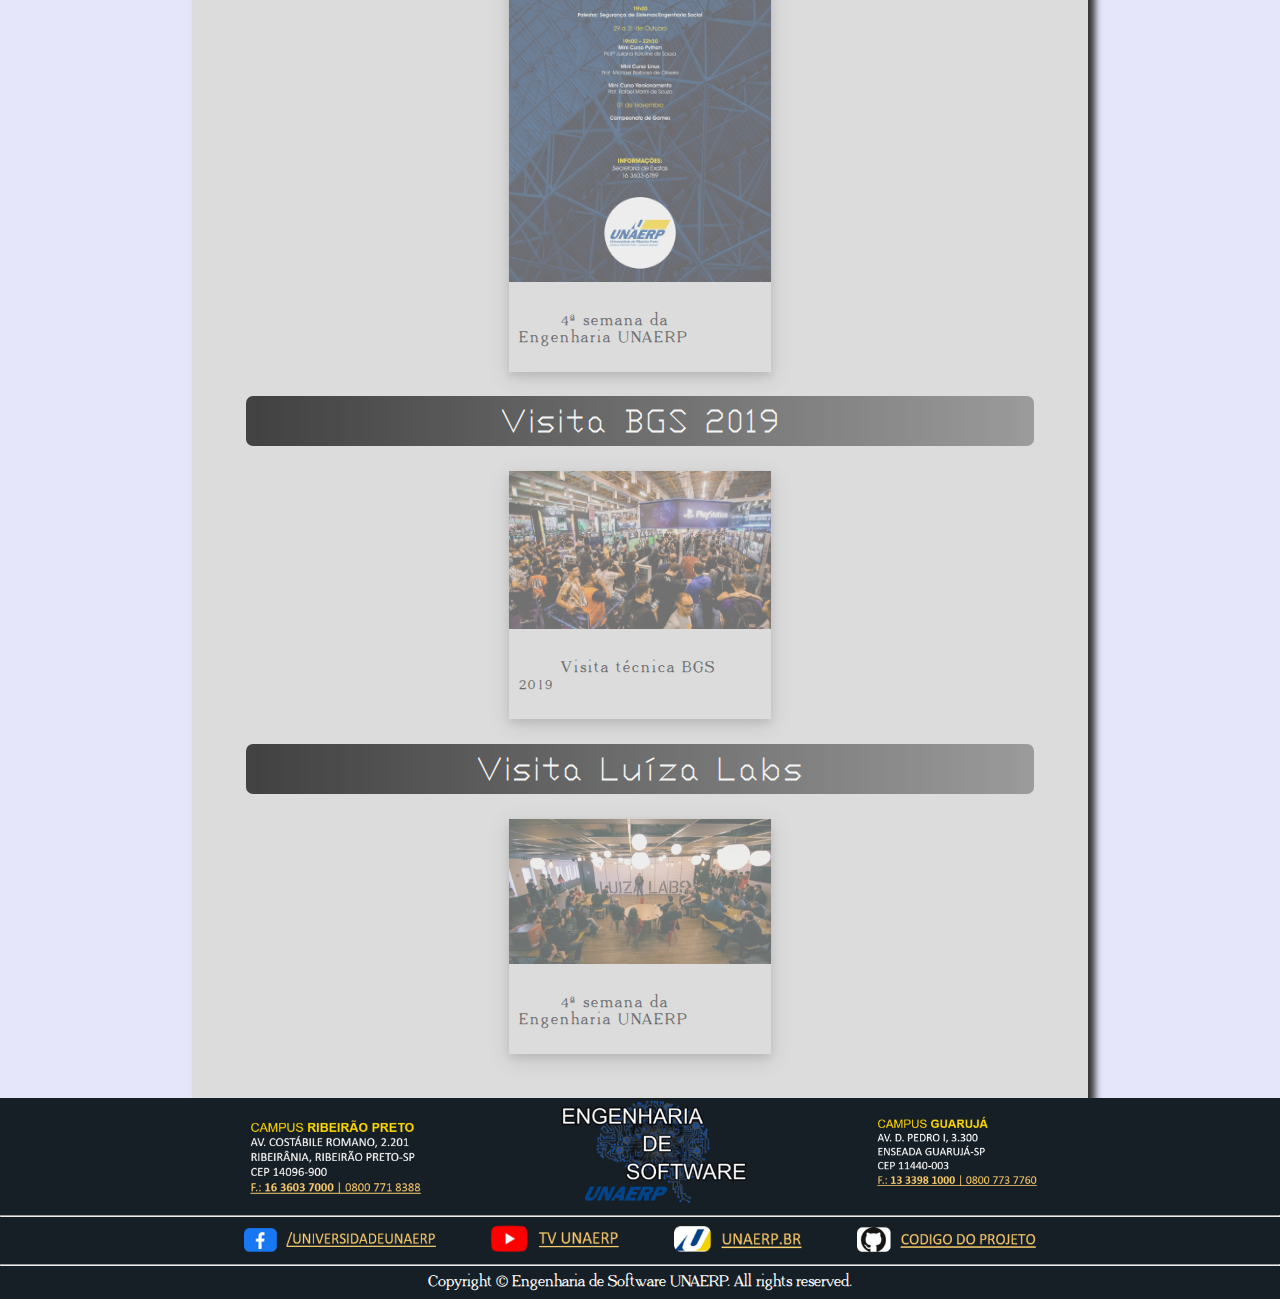
<file: html/eventos.html>
<!DOCTYPE html>
<html>
	<head>
		<meta charset="utf-8">
		<meta http-equiv="X-UA-Compatible" content="IE=edge">
		<meta name="viewport" content="width=device-width, initial-scale=1">
		<title>Engenharia de Software</title>
		<link rel="stylesheet" href="../layout/css/eventos.css">
		<link rel="icon" type="image/png" href="../layout/img/index/unaerp_icon.png"/>
		<script src="https://ajax.googleapis.com/ajax/libs/jquery/3.3.1/jquery.min.js"></script>

		<style type="text/css">
			@media (max-width: 780px) {
				header {
					background-image: linear-gradient(to right, rgb(44,62,80), rgb(44, 62, 80));
					width: 100%;
					height: 365px;
				}
				header #logotipo {
					display: none;
				}
				header #logotipo-unaerp {
					margin-left: 0;
				}
				header .cano-header-left {
					display: none;
				}
				.row {
					justify-content: left;
					align-items: left;
				}
				.container {
					flex-direction: row;
					justify-content: left;
					align-items: left;
				}
				#menu ul {
					width: 100%;
					margin: 0;
					position: relative;
					flex-direction: row;
					align-content: center;
					justify-content: center;
					float: left;
				}
				#menu li {
					margin: 0;
					background-image: linear-gradient(to right, rgb(44,62,80), lightblue);
					flex-direction: row;
					align-content: center;
					justify-content: center;
					display: block;
					opacity: 0.9;
				}
				#menu li a {
					display: -webkit-flex;
					display: flex;
					-webkit-flex-wrap: wrap;
					flex-wrap: wrap;
					-webkit-align-content: center;
					align-content: center;
					font-size: 15px;
				}
				/* Standard syntax */
				@keyframes ani_header {
					from {/*background-color:red;*/ left:0%;}
					to {/*background-color:red;*/ left:55%;}
				}
				#column-left {
					background-image: linear-gradient(to left, lightblue, rgb(44, 62, 80));
				}
				.column.side, .column.middle {
					box-shadow: 0 0 0;
					width: 100%;
				}
				.img-container-div {
					width: 75%;
					opacity: 1;
				}
				.img-container-div:hover {
					width: 80%;
				}
				#column-middle h3 {
					font-size: 19px;
				}
				#column-middle p {
					font-size: 12px;
				}
				.sub {
					font-size: 7px;
				}
				.title {
					font-size: 25px;
				}
				.subtitle {
					font-size: 20px;
				}
				.div-table-oculta {
					width: 60%;
				}
				#dirigentes-list ul {
					background: #000;
					padding: 1px;
				}
				#dirigentes-list ul li {
					padding: 2px;
					margin-left: 1px;
				}
				#digirentes-list li:first-child a {
					height: 21px;
					line-height: 21px;
				}
				#dirigentes-list ul li.sub {
					font-size: 12px;
				}
				.tooltiptext {
					display: none;
				}
				footer {
					width: 50%;
				}
				footer .row {
					width: 100%;
				}
				footer p {
					font-size: 8px;
				}
				footer .logotipo-left, footer .logotipo-middle {
					width: 25%;
					margin: 0;
				}
				footer .logotipo-right {
					width: 30%;
					margin: 0;
				}
				footer .logotipo-left {
					margin-left: 0;
				}
				footer .img-footer-list-mini {
					width: 20%;
				}
				footer .img-footer-list-medium {
					width: 18%;
				}
				footer .img-footer-list-big {
					width: 15%;
				}
				footer .img-footer-list-mini {
					margin-right: 4%;
					width: 24%;
				}
				footer .img-footer-list-medium {
					width: 21%;
				}
				footer .img-footer-list-big {
					margin-right: 4%;
					width: 16%;
				}
			}
			.tooltip {
				position: relative;
			}
			.tooltip .tooltiptext {
				visibility: hidden;
				width: 120px;
				background-color: #363636;
				color: #FFF;
				text-align: center;
				border-radius: 6px;
				padding: 5px 0;

				/* Position the tooltip */
				position: absolute;
				z-index: 1;
				top: 100%;
				left: 50%;
				margin-left: -60px;
			}
			.tooltip:hover .tooltiptext {
				visibility: visible;
			}
			#table-grade-curricular {
				border-collapse: collapse;
				width: 100%;
			}
			#table-grade-curricular td, #table-grade-curricular th {
				border: 1px solid #ddd;
				padding: 12px;
			}
			#table-grade-curricular tr:nth-child(even){background-color: #f2f2f2;}

			#table-grade-curricular tr:hover {background-color: #ddd;}

			#table-grade-curricular th {
				padding-top: 12px;
				padding-bottom: 12px;
				text-align: left;
				background-color: #341933;
				color: white;
			}
			#dirigentes-list ul {
				list-style-type: none;
				background: #4F4F4F;
				padding: 21px;
			}
			#dirigentes-list ul li {
				padding: 4px;
				margin-left: 24px;
			}
			#dirigentes-list ul li p {
				color: #FFF;
			}
			#dirigentes-list ul li .sub {
				font-size: 21px;
				color: #000;
			}
			#digirentes-list li:first-child a {
				height: 40px;
				line-height: 40px;
			}
			div.polaroid {
				box-shadow: 0 4px 8px 0 rgba(0, 0, 0, 0.2), 0 6px 20px 0 rgba(0, 0, 0, 0.19);
				text-align: center;
			}
			div.polaroid a {
				text-decoration: none;
			}
			div.img-container {
				padding: 10px;
			}
		</style>
	</head>

	<body>
		<header>
			<div class="container">
				<a href="https://www.unaerp.br/" target="_blank"><img id="logotipo-unaerp" src="../layout/img/index/unaerp_logo.png" alt="Logotipo"/></a>
				<a href="index.html"><img id="logotipo" src="../layout/img/index/eng_software_logo.png" alt="Logotipo"/></a>
				<!--<img id="carrinho" src="../layout/img/eng_software_logo.png" alt="Logotipo">
				<img id="user" src="../layout/img/eng_software_logo.png" alt="Logotipo">-->
			</div>

			<div class="header-black"><span id="animation-header"><img id="imagem-invertida" src="../layout/img/index/gif/walking.gif"/></span><img class="img-header" src="../layout/img/index/gif/crash.gif"/></div>
			
			<div class="container">
				<div class="row" align="center">
					<nav id="menu">
						<ul>
							<li role="menuitem" aria-describedby="descricao-menu-inicio"><a href="index.html" class="tooltip">INICIO<span id="descricao-menu-inicio" class="tooltiptext">Ir para o index</span></a></li>
							<li role="menuitem" aria-describedby="descricao-menu-sobre"><a href="index.html#sobre" class="tooltip">SOBRE<span id="descricao-menu-sobre" class="tooltiptext">Informações sobre o curso</span></a></li>
							<li role="menuitem" aria-describedby="descricao-menu-docentes"><a href="docentes.html" class="tooltip">DOCENTES<span id="descricao-menu-docentes" class="tooltiptext">Docentes do curso</span></a></li>
							<li role="menuitem" aria-describedby="descricao-menu-eventos"><a href="eventos.html" class="tooltip">EVENTOS<span id="descricao-menu-eventos" class="tooltiptext">Eventos, notícias e atrações</span></a></li>
							<li role="menuitem" aria-describedby="descricao-menu-contato"><a href="contato.html" class="tooltip">CONTATO<span id="descricao-menu-contato" class="tooltiptext">Formas de contato com a Universidade</span></a></li>
							<!--<li class="search">
								<div class="input-group">
							      <input type="search" placeholder="search">
							      <span class="input-group-btn">
							        <button type="button"><i class="fa fa-search"></i></button>
							      </span>
							    </div><!-- /input-group --><!--
							</li>-->
						</ul>
					</nav>
				</div>
			</div>
		</header>

		<section class="row-container">
			<div id="column-left" class="column side" style="background-color: #1C1C1C">
				<div id="static-column">
				</div>
			</div>

			<div id="column-middle" class="column middle" style="background-color: #DCDCDC;" align="center">
				<h1 id="inicio" class="title">EVENTOS, NOTÍCIAS E ATRAÇÕES</h1>

				<br/>

				<h2 class="subtitle">Conic 2019</h2>

				<div class="img-container-div">
					<div class="polaroid">
						<a href="https://www.unaerp.br/conic-unaerp" target="_blank"><img src="../layout/img/index/conic.png" alt="imagem conic 2019 UNAERP" style="width: 100%;"/><div class="img-container"><p>Congresso de iniciação científica e pesquisa UNAERP</p></div></a>
					</div>
				</div>

				<h2 class="subtitle">Space Apps NASA Ribeirão Preto</h2>

				<div class="img-container-div">
					<div class="polaroid">
						<a href="https://www.unaerp.br/conic-unaerp" target="_blank"><img src="../layout/img/index/spaceapps_ribeirao.jpg" alt="imagem NASA SpaceApps Ribeirão Preto 2019 UNAERP" style="width: 100%;"/><div class="img-container"><p>Hackathon Nasa Space Apps Ribeirão</p></div></a>
					</div>
				</div>

				<h2 class="subtitle">HackRibeirão</h2>

				<div class="img-container-div">
					<div class="polaroid">
						<a href="https://www.spaceappsribeirao.com/" target="_blank"><img src="../layout/img/index/hackribeirao.jpg" alt="imagem hackribeirão 2019" style="width: 100%;"/><div class="img-container"><p>Hackathon Ribeirão Preto</p></div></a>
					</div>
				</div>

				<h2 id="sobre" class="subtitle">Semana da Engenharia</h2>

				<div class="img-container-div">
					<div class="polaroid">
						<a href="https://www.unaerp.br/eventos/4-semana-da-engenharia-e-tecnologia" target="_blank"><img src="../layout/img/index/semana-da-engenharia.jpg" alt="imagem 4ª semana da Engenharia UNAERP" style="width: 100%;"/><div class="img-container"><p>4ª semana da Engenharia UNAERP</p></div></a>
					</div>
				</div>

				<h2 class="subtitle">Visita BGS 2019</h2>

				<div class="img-container-div">
					<div class="polaroid">
						<a href="" target="_blank"><img src="../layout/img/index/visita_bgs.jpg" alt="imagem visita técnica BGS UNAERP" style="width: 100%"><div class="img-container"><p>Visita técnica BGS 2019</p></div></a>
					</div>
				</div>

				<h2 class="subtitle">Visita Luíza Labs</h2>

				<div class="img-container-div">
					<div class="polaroid">
						<a href="" target="_blank"><img src="../layout/img/index/luiza_labs.png" alt="imagem visita técnica Luíza Labs UNAERP" style="width: 100%;"/><div class="img-container"><p>4ª semana da Engenharia UNAERP</p></div></a>
					</div>
				</div>

				<br/><br/>
			</div>

			<div id="column-right" class="column side" style="background-color: #1C1C1C" align="center">
			</div>
		</section>
		
		<footer id="footer">
			<div class="row row-cinza-claro">
				<div class="container">
					<div class="row">
						
						<div class="text-center" align="center">
							<img class="logotipo-left" src="../layout/img/index/unaerp_logo_footer_ribeirao.png" alt="informações UNAERP Ribeirão Preto">
							<img class="logotipo-middle" src="../layout/img/index/eng_software_logo_footer.png" alt="logo Engenharia de Software">
							<img class="logotipo-right" src="../layout/img/index/unaerp_logo_footer_guaruja.png" alt="Informações UNAERP Guarujá">

							<hr class="row-hr">

							<!--<ul class="footer-list">
								<li><a href="https://www.facebook.com/universidadeunaerp/" target="_blank"><img class="img-footer-list" src="../layout/img/index/facebook_logo_footer.png" alt="link facebook UNAERP"></a></li>
								<li><a href="https://www.youtube.com/user/tvunaerp" target="_blank"><img class="img-footer-list" src="../layout/img/index/youtube_logo_footer.png" alt="link canal TV UNAERP youtube"></a></li>
								<li><a href="https://www.unaerp.br/" target="_blank"><img class="img-footer-list" src="../layout/img/index/unaerp_logo_footer_site.png" alt="link site UNAERP"></a></li>
								<li><a href="https://github.com/fresh-cappuccino/projeto-integrador" target="_blank"><img class="img-footer-list" src="../layout/img/index/github_logo_footer.png" alt="link código do projeto github"></a></li>
							</ul>-->

							<a href="https://www.facebook.com/universidadeunaerp/" target="_blank"><img class="img-footer-list-mini" src="../layout/img/index/facebook_logo_footer.png" alt="link facebook UNAERP"></a>
							<a href="https://www.youtube.com/user/tvunaerp" target="_blank"><img class="img-footer-list-big" src="../layout/img/index/youtube_logo_footer.png" alt="link canal TV UNAERP youtube"></a>
							<a href="https://www.unaerp.br/" target="_blank"><img class="img-footer-list-big" src="../layout/img/index/unaerp_logo_footer_site.png" alt="link site UNAERP"></a>
							<a href="https://github.com/fresh-cappuccino/projeto-integrador" target="_blank"><img class="img-footer-list-medium" src="../layout/img/index/github_logo_footer.png" alt="link código do projeto github"></a>

							<hr class="row-hr">

							<div class="container">
								<p style="color: #FFF">Copyright © Engenharia de Software UNAERP. All rights reserved.</p>
							</div>
							<br/>
						</div>
					</div>
				</div>
			</div>
		</footer>
	</body>
</html>
</file>
<file: layout/css/index.css>
@font-face {
	font-family: times_new_roman;
	src: url(../fonts/Times_New_Roman/times_new_roman.ttf);
}
@font-face {
	font-family: adega-serif;
	src: url(../fonts/Adega_Serif/adega_serif_bold.otf);
}
@font-face {
	font-family: proxy_7;
	src: url(../fonts/Proxy_7/Proxy_7.ttf);
}
html {
	font-family: adega-serif, times_new_roman, sans-serif;
	background-size: cover;
}
html h1 {
	width: 90%;
}
html h2 {
	width: 90%;
}
html h3 {
	width: 90%;
}
html p {
	width: 90%;
}
body {
	background-color: #E6E6FA;
	margin: 0px;
	padding: 0px;
	border: 0px;
}
* {
	box-sizing: border-box;
}
.column {
	float: left;
	padding: 10px;
}
.column.side {
	width: 24%;
	box-shadow: 7px 7px 7px #333;
}
.column.middle {
	width: 50%;
	box-shadow: 7px 7px 7px #333;
	margin-right: 17px;
}
.row-container:after {
	content: "";
	display: table;
	clear: both;
}
@media (max-width: 320px) {
	header {
		position: static;
		width: 100%;
	}
	
	.row-container {
		width: 96%;
	}
	
	.column.side, .column.middle {
		position: relative;
		width: 100%;
	}

	header#menu ul li{
		width: 100%;
	}

	#column-left ul {
		width: 100%;
	}

	footer.logotipo-left, footer.logotipo-middle, footer.logotipo-right {
		width: 100%;
	}

	footer.footer-list {
		width: 100%;
	}
}
header {
	width: 100%;
	height: 130px;
	background-image: linear-gradient(to top, rgb(44,62,80), #054F77);
	z-index: 2;
    position: relative;
}
header .container {
	position: absolute;
	width: 100%;
}
header .header-black {
	background-image: linear-gradient(to top, rgb(44,62,80), #1C1C1C);
	height: 60px;
	margin: 0px;
	padding: 0px;
}
header .matricule-se {
	color: #FFF;
}
header #logotipo-unaerp {
	position: absolute;
	float: left;
	margin-left: 50px;
	z-index: 1000;
}
header #logotipo {
	position: relative;
	float: right;
	z-index: 1000;
}
header .img-header {
	position: relative;
	float: right;
}
.cano-header-left {
	float: left;
	position: absolute;
	z-index: 900;
}
#animation-img {
	position: absolute;
	/* Safari 4.0 - 8.0 */
	-webkit-animation-name: circular_both;
	-webkit-animation-duration: 24s;
	-webkit-animation-timing-function: linear;
	-webkit-animation-delay: 0s;
	-webkit-animation-iteration-count: infinite;
	-webkit-animation-direction: alternate;
	/* Standard syntax */
	animation-name: circular_both;
	animation-duration: 24s;
	animation-timing-function: linear;
	animation-delay: 0s;
	animation-iteration-count: infinite;
	animation-direction: alternate;
}
/* Safari 4.0 - 8.0 */
@-webkit-keyframes circular_both {
	0%   {/*background-color:red;*/ left:0%; top:20%;}
	25%  {/*background-color:yellow;*/ left:100%; top:20%;}
	50%  {/*background-color:blue;*/ left:100%; top:100%;}
	75%  {/*background-color:green;*/ left:0%; top:100%;}
	100% {/*background-color:red;*/ left:0%; top:20%;}
}
/* Standard syntax */
@keyframes circular_both {
	0%   {/*background-color:red;*/ left:0%; top:20%;}
	25%  {/*background-color:yellow;*/ left:100%; top:20%;}
	50%  {/*background-color:blue;*/ left:100%; top:100%;}
	75%  {/*background-color:green;*/ left:0%; top:100%;}
	100% {/*background-color:red;*/ left:0%; top:20%;}
}
#animation-header {
	width: 70px;
	position: relative;
	-webkit-animation: ani_header 5s infinite;
	animation: ani_header 5s infinite;
}
#animation-header {-webkit-animation-timing-function: linear;}
#animation-header {animation-timing-function: linear;}
/* Safari 4.0 - 8.0 */
@-webkit-keyframes ani_header {
	from {/*background-color:red;*/ left:0%;}
	to {/*background-color:red;*/ left:95%;}
}
/* Standard syntax */
@keyframes ani_header {
	from {/*background-color:red;*/ left:0%;}
	to {/*background-color:red;*/ left:95%;}
}
#menu {
}
#menu li {
/*	background-color: #054F77;*/
	position: relative;
	-webkit-transition-duration: 0.4s; /* Safari */
	transition-duration: 1s;
	display: inline-block;
	font-family: sans-serif;
	padding: 12px;
	z-index: 1001;
}
#menu li:hover {
	border-radius: 12px;
	background-color: #1C1C1C;
	background-size: 100%;
}
#menu li a {
	color: #FFF;
	font-size: 19px;
	padding: 10px 24px;
	font-weight: bold;
	text-decoration: none;
}
#column-left {height: 100%;}
#column-left #static-column {position: fixed;}
#column-left li {
	background-color: #1C1C1C;
	-webkit-transition-duration: 0.4s; /* Safari */
	transition-duration: 1s;
	display: block;
	font-family: sans-serif;
	padding: 12px;
}
#column-left li:hover {
	border-radius: 12px;
	background-color: rgb(100, 39, 100);
	background-size: 100%;
}
#column-left li a {
	color: #FFF;
	font-size: 17px;
	padding: 10px 24px;
	font-weight: bold;
	text-decoration: none;
}
#column-middle h3 {
	font-family: proxy_7;
	font-weight: bold;
	font-size: 24px;
	border-radius: 7px;
	padding: 7px;
	color: #301934;
	background-image: linear-gradient(to right, darkgray, lightgray);
}
#column-middle p {
	text-indent: 42px;
	text-align: justify;
	letter-spacing: 2px;
	font-size: 19px;
	color: #000;
}
#column-middle .paragrafo {
	width: 90%;
	border-radius: 7px;
	background-color: #f2f2f2;
	padding: 7px;
}
#column-right h2 {
	font-family: proxy_7;
	color: #000;
	border-radius: 7px;
	background-image: linear-gradient(to left, gray, white);
	opacity: 0.7;
}
.title {
	border-radius: 7px;
	padding: 7px;
	color: white;
	background-image: linear-gradient(to right, #000, #054F77);
	text-align: center;
	font-family: proxy_7;
	font-weight: bold;
	font-size: 35px;
	opacity: 0.8;
}
.subtitle {
	border-radius: 7px;
	padding: 7px;
	color: #FFF;
	background-image: linear-gradient(to right, black, gray);
	text-align: center;
	font-family: proxy_7;
	font-weight: bold;
	font-size: 30px;
	opacity: 0.7;
}
.img-container {
	max-width: 90%;
	max-height: 90%;
	width: auto;
	height: auto;
}
.img-container-div {
	align-items: center;
	position: static;
	width: 40%;
	height: 40%;
	opacity: 0.5;
	-webkit-transition: width 1s, height 2s; /* Safari */
	transition: width 1s, height 2s;
}
.img-container-div:hover {
	width: 74%;
	height: 74%;
	opacity: 1;
}
.p-mini {
	font-size: 6px;
}
.video {
	position: static;
	max-width: 90%;
	max-height: 1000px;
	width: 60%;
	height: 150px;
	opacity: 0.7;
	-webkit-transition: width 1s, height 1s; /* Safari */
	transition: width 1s, height 1s;
}
.video:hover {
	width: 90%;
	height: 300px;
	opacity: 1;
}
.div-table-oculta {
	max-width: 90%;
	max-height: 100%;
	width: 40%;
	opacity: 0.7;
	-webkit-transition: width 1s, height 2s; /* Safari */
	-webkit-transition-delay: .7s; /* Safari */
	transition: width 1s, height 2s;
	transition-delay: .7s;
}
.div-table-oculta:hover {
	width: 90%;
	opacity: 1;
}
footer {
	margin: 0px;
	height: auto;
	padding: 0px;
}
footer:after {
	content: "";
	display: table;
	clear: both;
}
footer .row {
	width: 100%;
}
footer .row p {
	line-height: 0px;
	margin-bottom: 0px;

}
footer .row-cinza-claro {
	position: absolute;
	height: auto;
	background-color: #171F26;
}
footer .text-roxo {
	color: #623291;
	font-family: sans-serif;
	font-weight: bold;
	font-size: 14px;
}
footer .logotipo-left {
	width: 15%;
	float: left;
	margin-top: 15px;
	margin-left: 19%;
}
footer .logotipo-right {
	width: 15%;
	float: right;
	margin-top: 15px;
	margin-right: 17%;
}
footer .logotipo-middle {
	width: 15%;
	position: relative;
}
footer .col-popular-post,
footer .col-links,
footer .col-get-in-touch {
	margin-top: 7px;
}
footer .row-cols h4 {
	font-family: sans-serif;
	font-size: 16px;
	color: #FFF;
	padding-bottom: 17px;
	border-bottom: #242D37 1px solid;
}
footer .row-cols h5 {
	color: #666;
	font-family: sans-serif;
	font-size: 14px;
	margin-bottom: 0;
}
footer .row-cols time {
	color: #FDE092;
	font-family: sans-serif;
	font-size: 14px;
}
footer .col-links a {
	color: #FFF;
	font-family: sans-serif;
	font-size: 14px;
}
footer .col-links .fa {
	margin: 0 6px;
}
/*footer .row ul {
	width: 100%;
	position: relative;
	list-style-type: none;
}
footer .row li {
	display: inline-block;
	margin: 12px;
}*/
footer .img-footer-list-mini {
	margin-right: 4%;
	position: relative;
	width: 15%;
}
footer .img-footer-list-medium {
	position: relative;
	width: 14%;
}
footer .img-footer-list-big {
	margin-right: 4%;
	position: relative;
	width: 10%;
}
</file>
<file: layout/css/contato.css>
@font-face {
	font-family: times_new_roman;
	src: url(../fonts/Times_New_Roman/times_new_roman.ttf);
}
@font-face {
	font-family: proxy_7;
	src: url(../fonts/Proxy_7/Proxy_7.ttf);
}
@font-face {
	font-family: adega-serif;
	src: url(../fonts/Adega_Serif/adega_serif_bold.otf);
}
html {
	font-family: adega-serif, times_new_roman, sans-serif;
	background-size: cover;
}
html h1 {
	width: 90%;
}
html h2 {
	width: 90%;
}
html h3 {
	width: 90%;
}
html p {
	width: 90%;
}
body {
	background-color: #E6E6FA;
	margin: 0px;
	padding: 0px;
	border: 0px;
}
* {
	box-sizing: border-box;
}
.column {
	float: left;
	padding: 10px;
}
.column.side {
	width: 15%;
	box-shadow: 7px 7px 7px #333;
}
.column.middle {
	width: 70%;
	box-shadow: 7px 7px 7px #333;
}
.row-container:after {
	content: "";
	display: table;
	clear: both;
}
@media (max-width: 600px) {
	.column.side, .column.middle {
		width: 100%;
	}

	header#menu ul li{
		width: 100%;
	}

	footer.logotipo-left, footer.logotipo-middle, footer.logotipo-right {
		width: 100%;
	}

	footer.footer-list {
		width: 100%;
	}
}
header {
	width: 100%;
	height: 130px;
	background-image: linear-gradient(to top, rgb(44,62,80), #054F77);
	z-index: 2;
    position: relative;
}
header .container {
	position: absolute;
	width: 100%;
}
header .header-black {
	background-image: linear-gradient(to top, rgb(44,62,80), #1C1C1C);
	height: 60px;
	margin: 0px;
	padding: 0px;
}
header #logotipo-unaerp {
	position: absolute;
	float: left;
	z-index: 1000;
}
header #logotipo {
	position: relative;
	float: right;
	z-index: 1000;
}
header .img-header {
	position: relative;
	float: right;
}
#animation-header {
	width: 70px;
	position: relative;
	-webkit-animation: ani_header 6s infinite;
	animation: ani_header 6s infinite;
}
#animation-header {-webkit-animation-timing-function: linear;}
#animation-header {animation-timing-function: linear;}
/* Safari 4.0 - 8.0 */
@-webkit-keyframes ani_header {
	from {/*background-color:red;*/ left:0%;}
	to {/*background-color:red;*/ left:93%;}
}
/* Standard syntax */
@keyframes ani_header {
	from {/*background-color:red;*/ left:0%;}
	to {/*background-color:red;*/ left:93%;}
}
#menu {
}
#menu li {
/*	background-color: #054F77;*/
	position: relative;
	-webkit-transition-duration: 0.4s; /* Safari */
	transition-duration: 1s;
	display: inline-block;
	font-family: sans-serif;
	padding: 12px;
	z-index: 1001;
}
#menu li:hover {
	border-radius: 12px;
	background-color: #1C1C1C;
	background-size: 100%;
}
#menu li a {
	color: #FFF;
	font-size: 19px;
	padding: 10px 24px;
	font-weight: bold;
	text-decoration: none;
}
#column-left {height: 100%;}
#column-left #static-column {position: fixed;}
#column-middle h3 {
	border-radius: 7px;
	font-size: 21px;
	padding: 7px;
	color: #000;
	background-image: linear-gradient(to right, darkgray, lightgray);
}
#column-middle p {
	text-indent: 42px;
	text-align: left;
	letter-spacing: 2px;
	color: #000;
}
#column-middle .paragrafo {
	width: 90%;
	border-radius: 7px;
	background-color: #f2f2f2;
	padding: 7px;
}
.title {
	border-radius: 7px;
	padding: 7px;
	color: white;
	background-image: linear-gradient(to right, #000, #054F77);
	text-align: center;
	font-family: proxy_7;
	font-size: 35px;
	opacity: 0.8;
}
.subtitle {
	border-radius: 7px;
	padding: 7px;
	color: white;
	background-image: linear-gradient(to right, black, gray);
	text-align: center;
	font-family: proxy_7;
	font-size: 30px;
	opacity: 0.7;
}
.img-container {
	max-width: 100%;
	max-height: 100%;
	width: auto;
	height: auto;
}
.img-container-div {
	align-items: center;
	position: static;
	width: 30%;
	height: 30%;
	opacity: 0.5;
	-webkit-transition: width 1s, height 2s; /* Safari */
	transition: width 1s, height 2s;
}
.img-container-div:hover {
	width: 100%;
	height: 100%;
	opacity: 1;
}
.p-mini {
	font-size: 12px;
}
.div-table-oculta {
	max-width: 100%;
	max-height: 100%;
	width: 90%;
	opacity: 0.7;
	-webkit-transition: width 1s, height 2s; /* Safari */
	transition: width 1s, height 2s;
}
.div-table-oculta:hover {
	width: 99%;
	opacity: 1;
}
footer {
	margin: 0px;
	height: auto;
	padding: 0px;
}
footer:after {
	content: "";
	display: table;
	clear: both;
}
footer .row {
	width: 100%;
}
footer .row p {
	line-height: 0px;
	margin-bottom: 0px;

}
footer .row-cinza-claro {
	position: absolute;
	height: auto;
	background-color: #171F26;
}
footer .text-roxo {
	color: #623291;
	font-family: sans-serif;
	font-weight: bold;
	font-size: 14px;
}
footer .logotipo-left {
	width: 15%;
	float: left;
	margin-top: 15px;
	margin-left: 19%;
}
footer .logotipo-right {
	width: 15%;
	float: right;
	margin-top: 15px;
	margin-right: 17%;
}
footer .logotipo-middle {
	width: 15%;
	position: relative;
}
footer .col-popular-post,
footer .col-links,
footer .col-get-in-touch {
	margin-top: 7px;
}
footer .row-cols h4 {
	font-family: sans-serif;
	font-size: 16px;
	color: #FFF;
	padding-bottom: 17px;
	border-bottom: #242D37 1px solid;
}
footer .row-cols h5 {
	color: #666;
	font-family: sans-serif;
	font-size: 14px;
	margin-bottom: 0;
}
footer .row-cols time {
	color: #FDE092;
	font-family: sans-serif;
	font-size: 14px;
}
footer .col-links a {
	color: #FFF;
	font-family: sans-serif;
	font-size: 14px;
}
footer .col-links .fa {
	margin: 0 6px;
}
/*footer .row ul {
	width: 100%;
	position: relative;
	list-style-type: none;
}
footer .row li {
	display: inline-block;
	margin: 12px;
}*/
footer .img-footer-list-mini {
	margin-right: 4%;
	position: relative;
	width: 15%;
}
footer .img-footer-list-medium {
	position: relative;
	width: 14%;
}
footer .img-footer-list-big {
	margin-right: 4%;
	position: relative;
	width: 10%;
}
</file>
<file: layout/css/docentes.css>
@font-face {
	font-family: times_new_roman;
	src: url(../fonts/Times_New_Roman/times_new_roman.ttf);
}
@font-face {
	font-family: proxy_7;
	src: url(../fonts/Proxy_7/Proxy_7.ttf);
}
@font-face {
	font-family: adega-serif;
	src: url(../fonts/Adega_Serif/adega_serif_bold.otf);
}
html {
	font-family: adega-serif, times_new_roman, sans-serif;
	background-size: cover;
}
html h1 {
	width: 90%;
}
html h2 {
	width: 90%;
}
html h3 {
	width: 90%;
}
html p {
	width: 90%;
}
body {
	background-color: #E6E6FA;
	margin: 0px;
	padding: 0px;
	border: 0px;
}
* {
	box-sizing: border-box;
}
.column {
	float: left;
	padding: 10px;
}
.column.side {
	width: 15%;
	box-shadow: 7px 7px 7px #333;
}
.column.middle {
	width: 70%;
	box-shadow: 7px 7px 7px #333;
}
.row-container:after {
	content: "";
	display: table;
	clear: both;
}
@media (max-width: 600px) {
	.column.side, .column.middle {
		width: 100%;
	}

	header#menu ul li{
		width: 100%;
	}

	footer.logotipo-left, footer.logotipo-middle, footer.logotipo-right {
		width: 100%;
	}

	footer.footer-list {
		width: 100%;
	}
}
header {
	width: 100%;
	height: 130px;
	background-image: linear-gradient(to top, rgb(44,62,80), #054F77);
	z-index: 2;
    position: relative;
}
header .container {
	position: absolute;
	width: 100%;
}
header .header-black {
	background-image: linear-gradient(to top, rgb(44,62,80), #1C1C1C);
	height: 60px;
	margin: 0px;
	padding: 0px;
}
header #logotipo-unaerp {
	position: absolute;
	float: left;
	z-index: 1000;
}
header #logotipo {
	position: relative;
	float: right;
	z-index: 1000;
}
header .img-header {
	position: relative;
	float: right;
}
#animation-header {
	width: 70px;
	position: relative;
	-webkit-animation: ani_header 6s infinite;
	animation: ani_header 6s infinite;
}
#animation-header {-webkit-animation-timing-function: linear;}
#animation-header {animation-timing-function: linear;}
/* Safari 4.0 - 8.0 */
@-webkit-keyframes ani_header {
	from {/*background-color:red;*/ left:0%;}
	to {/*background-color:red;*/ left:92%;}
}
/* Standard syntax */
@keyframes ani_header {
	from {/*background-color:red;*/ left:0%;}
	to {/*background-color:red;*/ left:92%;}
}
#menu {
}
#menu li {
/*	background-color: #054F77;*/
	position: relative;
	-webkit-transition-duration: 0.4s; /* Safari */
	transition-duration: 1s;
	display: inline-block;
	font-family: sans-serif;
	padding: 12px;
	z-index: 1001;
}
#menu li:hover {
	border-radius: 12px;
	background-color: #1C1C1C;
	background-size: 100%;
}
#menu li a {
	color: #FFF;
	font-size: 19px;
	padding: 10px 24px;
	font-weight: bold;
	text-decoration: none;
}
#column-left {height: 100%;}
#column-left #static-column {position: fixed;}
#column-middle h3 {
	padding: 7px;
	color: #000;
	background-image: linear-gradient(to right, lightgray, white);
}
#column-middle p {
	text-indent: 42px;
	text-align: left;
	letter-spacing: 2px;
	color: #000;
}
#column-middle .paragrafo {
	width: 90%;
	border-radius: 7px;
	background-color: #DDDCD8;
	padding: 7px;
}
#dirigentes-list h3 {
	font-size: 28px;
}
#dirigentes-list p {
	font-size: 24px;
}
.title {
	border-radius: 7px;
	padding: 7px;
	color: white;
	background-image: linear-gradient(to right, #000, #054F77);
	text-align: center;
	font-family: proxy_7;
	font-size: 35px;
	opacity: 0.8;
}
.subtitle {
	border-radius: 7px;
	padding: 7px;
	color: white;
	background-image: linear-gradient(to right, black, gray);
	text-align: center;
	font-family: proxy_7;
	font-size: 30px;
	opacity: 0.7;
}
.img-container {
	max-width: 100%;
	max-height: 100%;
	width: auto;
	height: auto;
}
.img-container-div {
	align-items: center;
	position: static;
	width: 30%;
	height: 30%;
	opacity: 0.5;
	-webkit-transition: width 1s, height 2s; /* Safari */
	transition: width 1s, height 2s;
}
.img-container-div:hover {
	width: 100%;
	height: 100%;
	opacity: 1;
}
.p-mini {
	font-size: 12px;
}
.div-table-oculta {
	max-width: 90%;
	max-height: 100%;
	width: 70%;
	opacity: 0.7;
	-webkit-transition: width 1s, height 2s; /* Safari */
	-webkit-transition-delay: .7s;
	transition: width 1s, height 2s;
	transition-delay: .7s;
}
.div-table-oculta:hover {
	width: 90%;
	opacity: 1;
}
footer {
	margin: 0px;
	height: auto;
	padding: 0px;
}
footer:after {
	content: "";
	display: table;
	clear: both;
}
footer .row {
	width: 100%;
}
footer .row p {
	line-height: 0px;
	margin-bottom: 0px;

}
footer .row-cinza-claro {
	position: absolute;
	height: auto;
	background-color: #171F26;
}
footer .text-roxo {
	color: #623291;
	font-family: sans-serif;
	font-weight: bold;
	font-size: 14px;
}
footer .logotipo-left {
	width: 15%;
	float: left;
	margin-top: 15px;
	margin-left: 19%;
}
footer .logotipo-right {
	width: 15%;
	float: right;
	margin-top: 15px;
	margin-right: 17%;
}
footer .logotipo-middle {
	width: 15%;
	position: relative;
}
footer .col-popular-post,
footer .col-links,
footer .col-get-in-touch {
	margin-top: 7px;
}
footer .row-cols h4 {
	font-family: sans-serif;
	font-size: 16px;
	color: #FFF;
	padding-bottom: 17px;
	border-bottom: #242D37 1px solid;
}
footer .row-cols h5 {
	color: #666;
	font-family: sans-serif;
	font-size: 14px;
	margin-bottom: 0;
}
footer .row-cols time {
	color: #FDE092;
	font-family: sans-serif;
	font-size: 14px;
}
footer .col-links a {
	color: #FFF;
	font-family: sans-serif;
	font-size: 14px;
}
footer .col-links .fa {
	margin: 0 6px;
}
/*footer .row ul {
	width: 100%;
	position: relative;
	list-style-type: none;
}
footer .row li {
	display: inline-block;
	margin: 12px;
}*/
footer .img-footer-list-mini {
	margin-right: 4%;
	position: relative;
	width: 15%;
}
footer .img-footer-list-medium {
	position: relative;
	width: 14%;
}
footer .img-footer-list-big {
	margin-right: 4%;
	position: relative;
	width: 10%;
}
</file>
<file: layout/css/eventos.css>
@font-face {
	font-family: times_new_roman;
	src: url(../fonts/Times_New_Roman/times_new_roman.ttf);
}
@font-face {
	font-family: proxy_7;
	src: url(../fonts/Proxy_7/Proxy_7.ttf);
}
@font-face {
	font-family: adega-serif;
	src: url(../fonts/Adega_Serif/adega_serif_bold.otf);
}
html {
	font-family: adega-serif, times_new_roman, sans-serif;
	background-size: cover;
}
html h1 {
	width: 90%;
}
html h2 {
	width: 90%;
}
html h3 {
	width: 90%;
}
html p {
	width: 90%;
}
body {
	background-color: #E6E6FA;
	margin: 0px;
	padding: 0px;
	border: 0px;
}
* {
	box-sizing: border-box;
}
.column {
	float: left;
	padding: 10px;
}
.column.side {
	width: 15%;
	box-shadow: 7px 7px 7px #333;
}
.column.middle {
	width: 70%;
	box-shadow: 7px 7px 7px #333;
}
.row-container:after {
	content: "";
	display: table;
	clear: both;
}
@media (max-width: 600px) {
	.column.side, .column.middle {
		width: 100%;
	}

	header#menu ul li{
		width: 100%;
	}

	footer.logotipo-left, footer.logotipo-middle, footer.logotipo-right {
		width: 100%;
	}

	footer.footer-list {
		width: 100%;
	}
}
header {
	width: 100%;
	height: 130px;
	background-image: linear-gradient(to top, rgb(44,62,80), #054F77);
	z-index: 2;
    position: relative;
}
header .container {
	position: absolute;
	width: 100%;
}
header .header-black {
	background-image: linear-gradient(to top, rgb(44,62,80), #1C1C1C);
	height: 60px;
	margin: 0px;
	padding: 0px;
}
header #logotipo-unaerp {
	position: absolute;
	float: left;
	z-index: 1000;
}
header #logotipo {
	position: relative;
	float: right;
	z-index: 1000;
}
header .img-header {
	position: relative;
	float: right;
}
#animation-header {
	width: 70px;
	position: relative;
	-webkit-animation: ani_header 9s infinite;
	animation: ani_header 9s infinite;
}
#animation-header {-webkit-animation-timing-function: linear;}
#animation-header {animation-timing-function: linear;}
/* Safari 4.0 - 8.0 */
@-webkit-keyframes ani_header {
	from {/*background-color:red;*/ left:0%;}
	to {/*background-color:red;*/ left:87%;}
}
/* Standard syntax */
@keyframes ani_header {
	from {/*background-color:red;*/ left:0%;}
	to {/*background-color:red;*/ left:87%;}
}
#menu {
}
#menu li {
/*	background-color: #054F77;*/
	position: relative;
	-webkit-transition-duration: 0.4s; /* Safari */
	transition-duration: 1s;
	display: inline-block;
	font-family: sans-serif;
	padding: 12px;
	z-index: 1001;
}
#menu li:hover {
	border-radius: 12px;
	background-color: #1C1C1C;
	background-size: 100%;
}
#menu li a {
	color: #FFF;
	font-size: 19px;
	padding: 10px 24px;
	font-weight: bold;
	text-decoration: none;
}
#column-left {height: 100%;}
#column-left #static-column {position: fixed;}
#column-middle h3 {
	padding: 7px;
	color: #000;
	background-image: linear-gradient(to right, lightgray, white);
}
#column-middle p {
	text-indent: 42px;
	text-align: left;
	letter-spacing: 2px;
	color: #000;
}
#imagem-invertida {
	-moz-transform: scaleX(-1);
	-o-transform: scaleX(-1);
	-webkit-transform: scaleX(-1);
	transform: scaleX(-1);
}
.title {
	border-radius: 7px;
	padding: 7px;
	color: white;
	background-image: linear-gradient(to right, #000, #054F77);
	text-align: center;
	font-family: proxy_7;
	font-size: 30px;
	opacity: 0.8;
}
.subtitle {
	border-radius: 7px;
	padding: 7px;
	color: white;
	background-image: linear-gradient(to right, black, gray);
	text-align: center;
	font-family: proxy_7;
	font-size: 30px;
	opacity: 0.7;
}
.img-container {
	max-width: 100%;
	max-height: 100%;
	width: auto;
	height: auto;
}
.img-container-div {
	align-items: center;
	position: static;
	width: 30%;
	height: 30%;
	opacity: 0.5;
	-webkit-transition: width 1s, height 2s; /* Safari */
	transition: width 1s, height 2s;
}
.img-container-div:hover {
	width: 60%;
	height: 60%;
	opacity: 1;
}
.p-mini {
	font-size: 12px;
}
.div-table-oculta {
	max-width: 100%;
	max-height: 100%;
	width: 90%;
	opacity: 0.7;
	-webkit-transition: width 1s, height 2s; /* Safari */
	transition: width 1s, height 2s;
}
.div-table-oculta:hover {
	width: 99%;
	opacity: 1;
}
footer {
	margin: 0px;
	height: auto;
	padding: 0px;
}
footer:after {
	content: "";
	display: table;
	clear: both;
}
footer .row {
	width: 100%;
}
footer .row p {
	line-height: 0px;
	margin-bottom: 0px;

}
footer .row-cinza-claro {
	position: absolute;
	height: auto;
	background-color: #171F26;
}
footer .text-roxo {
	color: #623291;
	font-family: sans-serif;
	font-weight: bold;
	font-size: 14px;
}
footer .logotipo-left {
	width: 15%;
	float: left;
	margin-top: 15px;
	margin-left: 19%;
}
footer .logotipo-right {
	width: 15%;
	float: right;
	margin-top: 15px;
	margin-right: 17%;
}
footer .logotipo-middle {
	width: 15%;
	position: relative;
}
footer .col-popular-post,
footer .col-links,
footer .col-get-in-touch {
	margin-top: 7px;
}
footer .row-cols h4 {
	font-family: sans-serif;
	font-size: 16px;
	color: #FFF;
	padding-bottom: 17px;
	border-bottom: #242D37 1px solid;
}
footer .row-cols h5 {
	color: #666;
	font-family: sans-serif;
	font-size: 14px;
	margin-bottom: 0;
}
footer .row-cols time {
	color: #FDE092;
	font-family: sans-serif;
	font-size: 14px;
}
footer .col-links a {
	color: #FFF;
	font-family: sans-serif;
	font-size: 14px;
}
footer .col-links .fa {
	margin: 0 6px;
}
/*footer .row ul {
	width: 100%;
	position: relative;
	list-style-type: none;
}
footer .row li {
	display: inline-block;
	margin: 12px;
}*/
footer .img-footer-list-mini {
	margin-right: 4%;
	position: relative;
	width: 15%;
}
footer .img-footer-list-medium {
	position: relative;
	width: 14%;
}
footer .img-footer-list-big {
	margin-right: 4%;
	position: relative;
	width: 10%;
}
</file>
